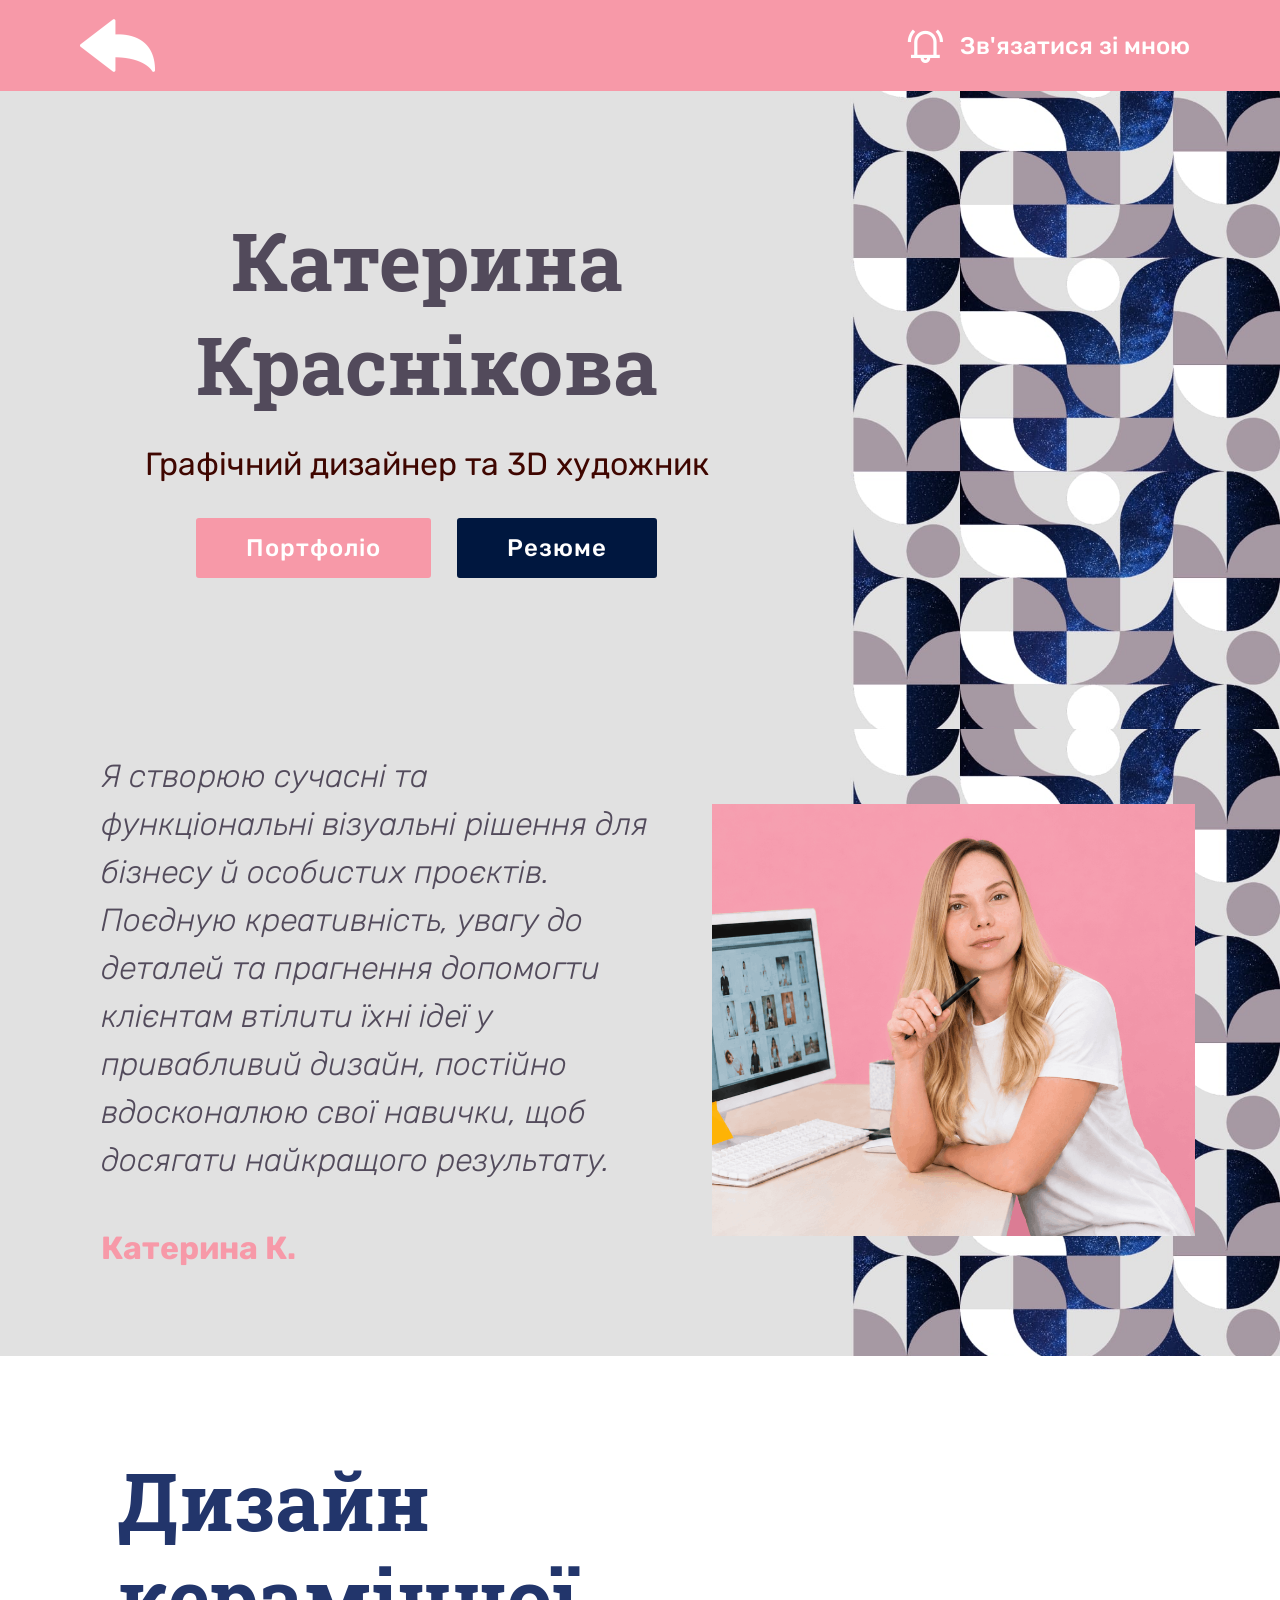
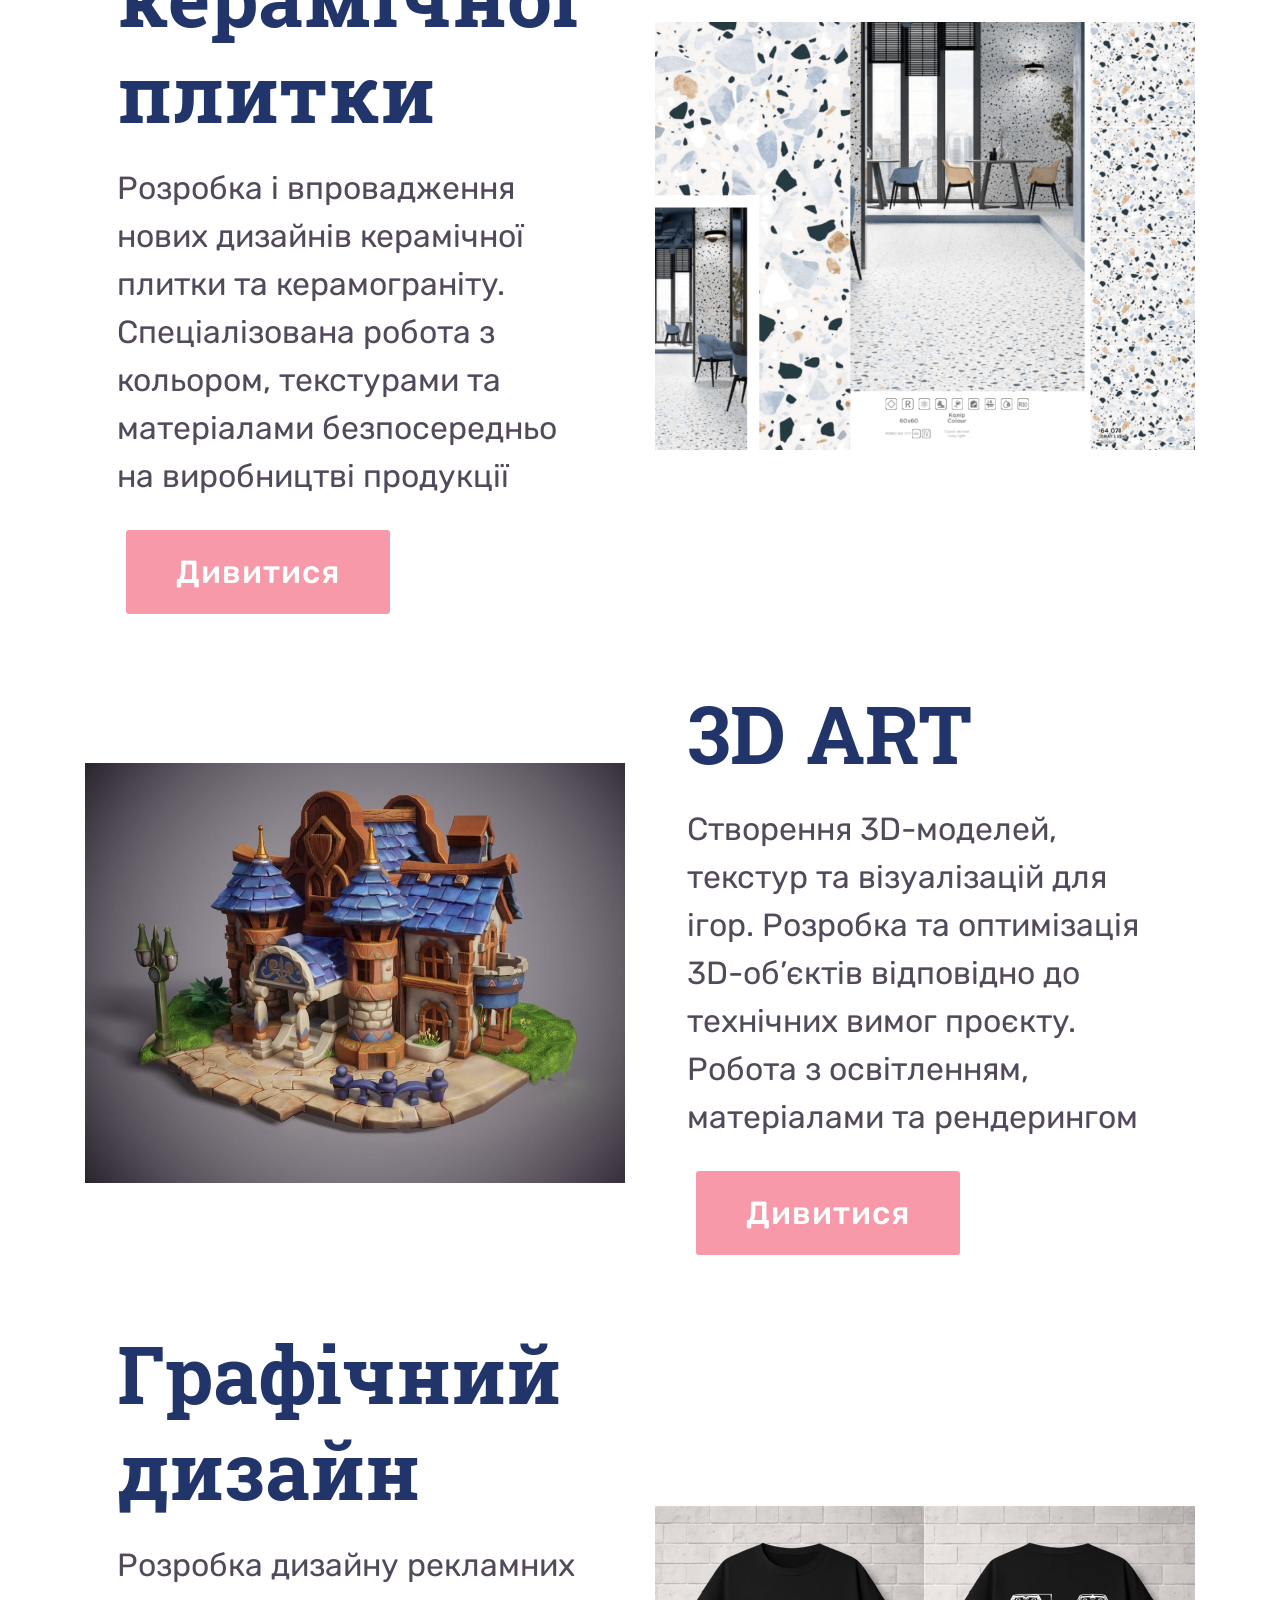
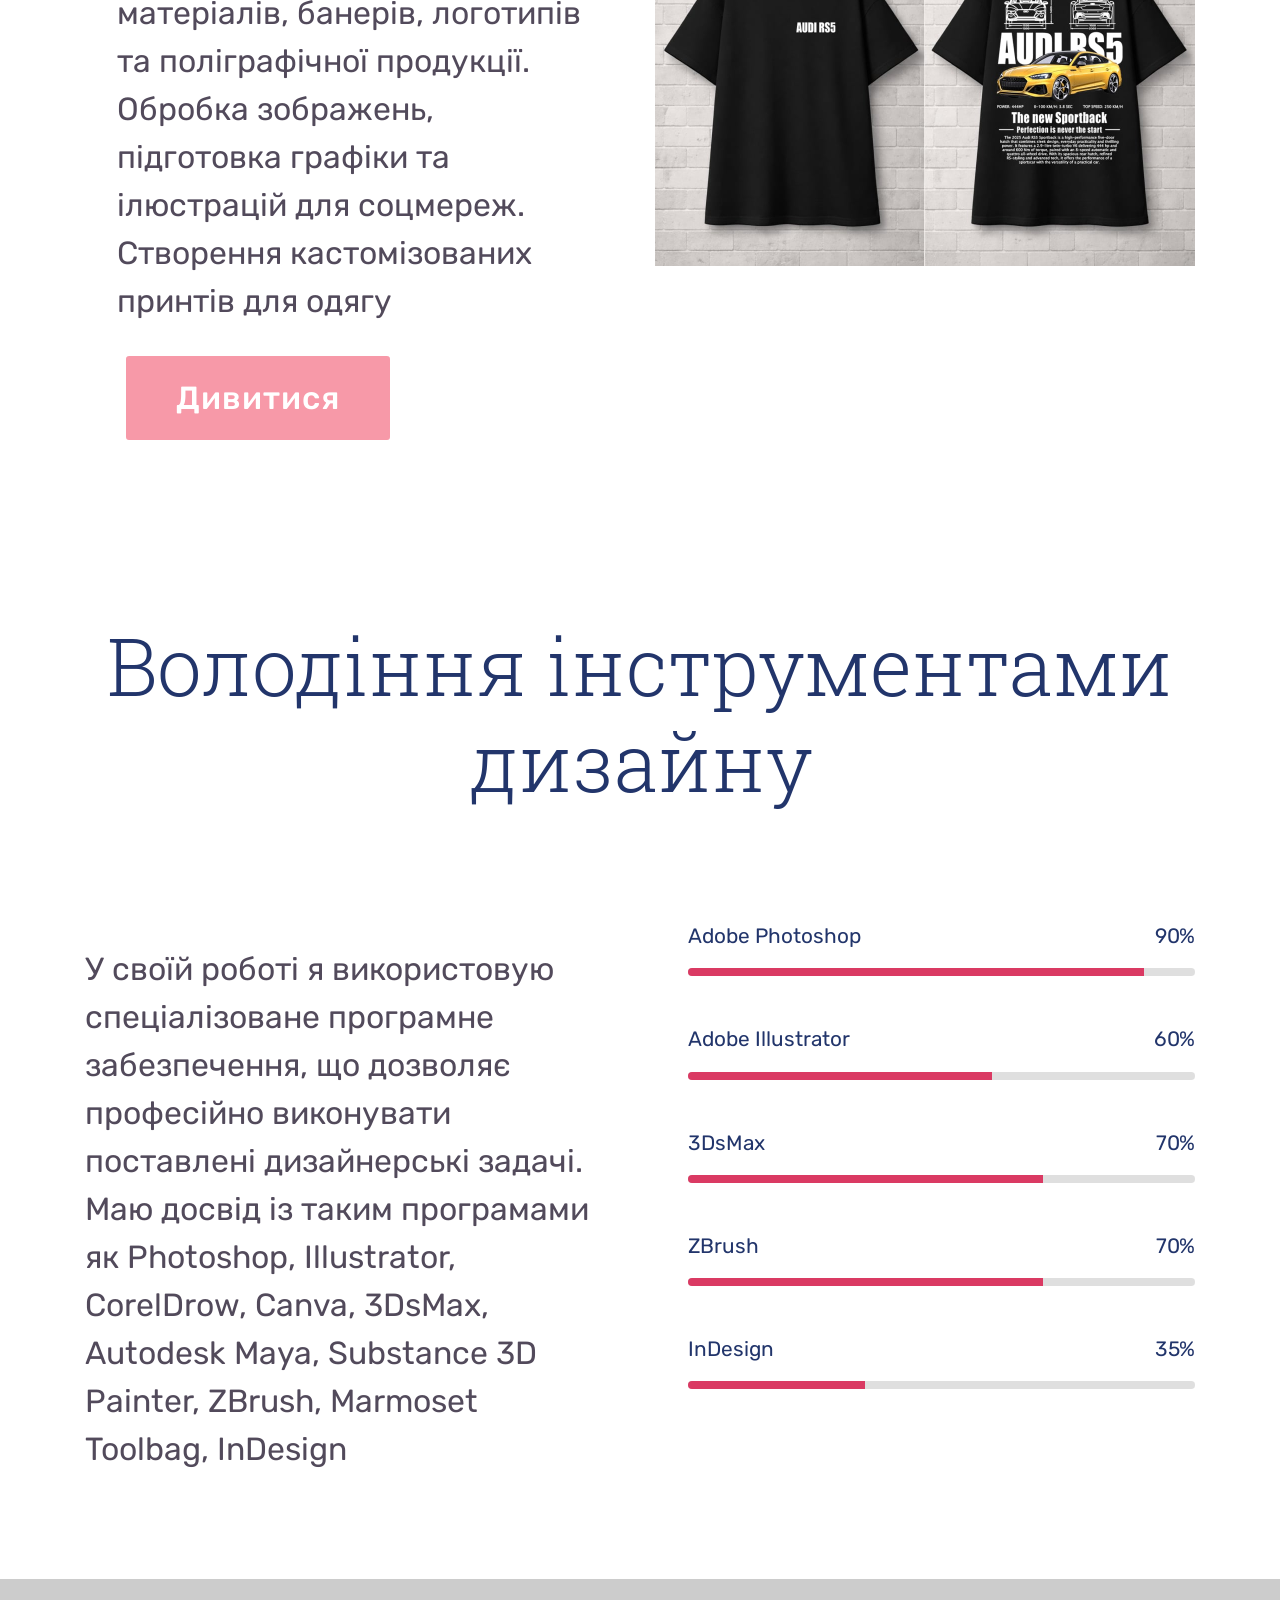
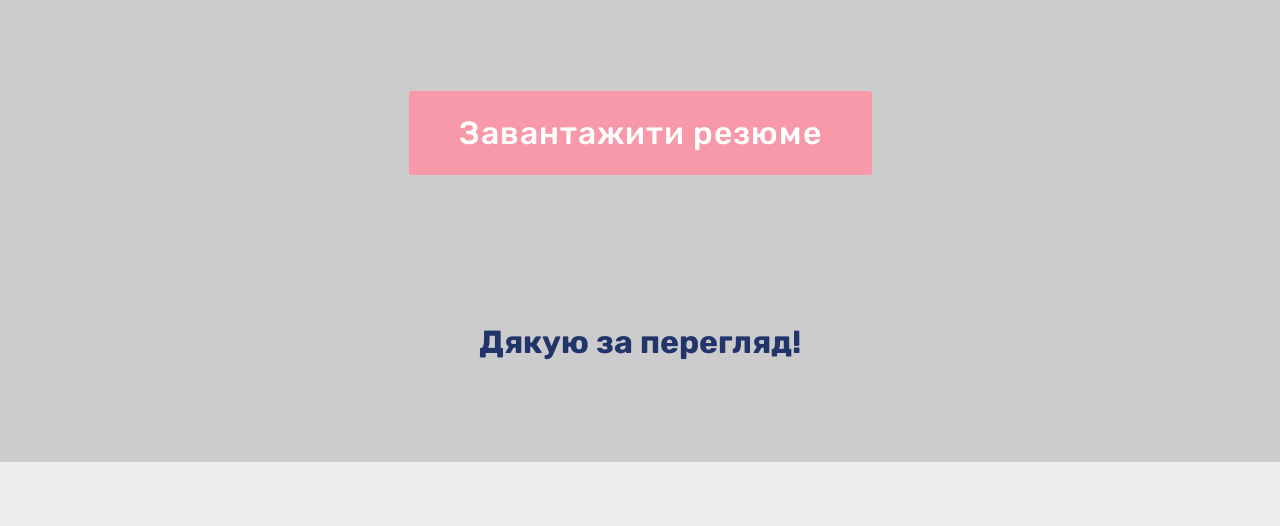
<file: index.html>
<!DOCTYPE html>
<html  >
<head>
  <!-- Site made with Mobirise Website Builder v6.1.12, https://mobirise.com -->
  <meta charset="UTF-8">
  <meta http-equiv="X-UA-Compatible" content="IE=edge">
  <meta name="generator" content="Mobirise v6.1.12, mobirise.com">
  <meta name="viewport" content="width=device-width, initial-scale=1, minimum-scale=1">
  <link rel="shortcut icon" href="assets/images/17699-150x150.png" type="image/x-icon">
  <meta name="description" content="">
  
  
  <title>Home</title>
  <link rel="stylesheet" href="assets/web/assets/mobirise-icons2/mobirise2.css">
  <link rel="stylesheet" href="assets/web/assets/mobirise-icons/mobirise-icons.css">
  <link rel="stylesheet" href="assets/bootstrap/css/bootstrap.min.css">
  <link rel="stylesheet" href="assets/bootstrap/css/bootstrap-grid.min.css">
  <link rel="stylesheet" href="assets/bootstrap/css/bootstrap-reboot.min.css">
  <link rel="stylesheet" href="assets/tether/tether.min.css">
  <link rel="stylesheet" href="assets/animatecss/animate.min.css">
  <link rel="stylesheet" href="assets/dropdown/css/style.css">
  <link rel="stylesheet" href="assets/theme/css/style.css">
  <link rel="preload" href="https://fonts.googleapis.com/css?family=Rubik:300,400,500,600,700,800,900,300i,400i,500i,600i,700i,800i,900i&display=swap" as="style" onload="this.onload=null;this.rel='stylesheet'">
  <noscript><link rel="stylesheet" href="https://fonts.googleapis.com/css?family=Rubik:300,400,500,600,700,800,900,300i,400i,500i,600i,700i,800i,900i&display=swap"></noscript>
  <link rel="preload" href="https://fonts.googleapis.com/css?family=Roboto+Slab:100,300,400,700&display=swap" as="style" onload="this.onload=null;this.rel='stylesheet'">
  <noscript><link rel="stylesheet" href="https://fonts.googleapis.com/css?family=Roboto+Slab:100,300,400,700&display=swap"></noscript>
  <link rel="preload" href="https://fonts.googleapis.com/css?family=Playfair+Display+SC:400,400i,700,700i,900,900i&display=swap" as="style" onload="this.onload=null;this.rel='stylesheet'">
  <noscript><link rel="stylesheet" href="https://fonts.googleapis.com/css?family=Playfair+Display+SC:400,400i,700,700i,900,900i&display=swap"></noscript>
  <link rel="preload" as="style" href="assets/mobirise/css/mbr-additional.css?v=mEe3l2"><link rel="stylesheet" href="assets/mobirise/css/mbr-additional.css?v=mEe3l2" type="text/css">

  
  
  
</head>
<body>
  
  <section class="menu cid-qWgMh3z2HC" once="menu" id="menu2-15">

    

    <nav class="navbar navbar-expand beta-menu navbar-dropdown align-items-center navbar-fixed-top navbar-toggleable-sm">
        <button class="navbar-toggler navbar-toggler-right" type="button" data-toggle="collapse" data-target="#navbarSupportedContent" aria-controls="navbarSupportedContent" aria-expanded="false" aria-label="Toggle navigation">
            <div class="hamburger">
                <span></span>
                <span></span>
                <span></span>
                <span></span>
            </div>
        </button>
        <div class="menu-logo">
            <div class="navbar-brand">
                <span class="navbar-logo">
                    <a href="index.html">
                        <img src="assets/images/17699-150x150.png" alt="Mobirise" title="" style="height: 4.7rem;">
                    </a>
                </span>
                <span class="navbar-caption-wrap"><a class="navbar-caption text-white text-primary display-4" href="index.html"></a></span>
            </div>
        </div>
        <div class="collapse navbar-collapse" id="navbarSupportedContent">
            <ul class="navbar-nav nav-dropdown nav-right" data-app-modern-menu="true"><li class="nav-item">
                    <a class="nav-link link text-danger text-primary display-4" href="page5.html"><span class="mobi-mbri mobi-mbri-alert mbr-iconfont mbr-iconfont-btn"></span>Зв'язатися зі мною</a>
                </li></ul>
            
        </div>
    </nav>
</section>

<section class="header18 cid-vngiU1nJ8t" id="header18-1c">
  

  
  <div class="container-fluid">
    <div class="row">
      <div class="content-wrap col-12 col-md-8">
        
        <h1 class="mbr-section-subtitle mbr-fonts-style mbr-white mb-4 display-2"><strong>
          Катерина Краснікова</strong></h1>
        <p class="mbr-fonts-style mbr-text mbr-white mb-4 new-font">Графічний дизайнер та 3D художник<br></p>
        <div class="mbr-section-btn"><a class="btn btn-warning display-4" href="index.html#features038-1d">Портфоліо</a> <a class="btn btn-secondary display-4" href="index.html#content8-16">Резюме</a></div>
      </div>
    </div>
  </div>
</section>

<section class="testimonials3 cid-qW7CinJky9" id="testimonials3-7">

    

    

    <div class="container">
        <div class="media-container-row">
            <div class="media-content px-3 align-self-center mbr-white py-2">
                <p class="mbr-text testimonial-text mbr-fonts-style new-font">
                   Я створюю сучасні та функціональні візуальні рішення для бізнесу й особистих проєктів. Поєдную креативність, увагу до деталей та прагнення допомогти клієнтам втілити їхні ідеї у привабливий дизайн, постійно вдосконалюю свої навички, щоб досягати найкращого результату.</p>
                <p class="mbr-author-name pt-4 mb-2 mbr-fonts-style new-font">Катерина К.</p>
                <p class="mbr-author-desc mbr-fonts-style new-font"></p>
            </div>

            <div class="mbr-figure pl-lg-5" style="width: 90%;">
              <img src="assets/images/4eea1586-31f6-47ce-9c7f-71c5ce2f5522-10-965x802.png" alt="" title="">
            </div>
        </div>
    </div>
</section>

<section class="features38 cid-vngpA3VnCS" id="features038-1d">
    

    
    

    <div class="container">
        <div class="row justify-content-center">
            <div class="col-12 col-md-12 col-lg">
                <div class="text-wrapper align-left">
                    <h1 class="mbr-section-title mbr-fonts-style mb-4 display-2"><strong>Дизайн&nbsp;<br>керамічної<br>плитки</strong></h1>
                    <p class="mbr-text align-left mbr-fonts-style mb-4 new-font">Розробка і впровадження нових дизайнів керамічної плитки та керамограніту. Спеціалізована робота з кольором, текстурами та матеріалами безпосередньо на виробництві продукції</p>
                    <div class="mbr-section-btn align-left mt-3"><a class="btn btn-warning new-font" href="page3.html">Дивитися</a></div>
                </div>
            </div>
            <div class="col-12 col-md-12 col-lg-6 image-wrapper">
                <img class="w-100" src="assets/images/d097d0bdd196d0bcd0bed0ba20d0b5d0bad180d0b0d0bdd0b0202026-06-2520104615-1080x668.png" alt="Mobirise Website Builder">
            </div>
        </div>
        <div class="row row-reverse justify-content-center">

            <div class="col-12 col-md-12 col-lg">
                <div class="text-wrapper align-left">
                    <h1 class="mbr-section-title mbr-fonts-style mb-4 display-2"><strong>3D ART</strong></h1>
                    <p class="mbr-text align-left mbr-fonts-style mb-4 new-font">Створення 3D-моделей, текстур та візуалізацій для ігор. Розробка та оптимізація 3D-об’єктів відповідно до технічних вимог проєкту. Робота з освітленням, матеріалами та рендерингом</p>
                    <div class="mbr-section-btn align-left mt-3"><a class="btn btn-warning new-font" href="page4.html">Дивитися</a></div>
                </div>
            </div>
            <div class="col-12 col-md-12 col-lg-6 image-wrapper">
                <img class="w-100" src="assets/images/kateryna-krasnikova-select-a-file-name-for-output-files-viewport-4-1080x810.jpeg" alt="Mobirise Website Builder">
            </div>
        </div>
        <div class="row justify-content-center">
            <div class="col-12 col-md-12 col-lg">
                <div class="text-wrapper align-left">
                    <h1 class="mbr-section-title mbr-fonts-style mb-4 display-2"><strong>Графічний</strong><br><strong>дизайн</strong></h1>
                    <p class="mbr-text align-left mbr-fonts-style mb-4 new-font">
                        Розробка дизайну рекламних матеріалів, банерів, логотипів та поліграфічної продукції. Обробка зображень, підготовка графіки та ілюстрацій для соцмереж. Створення кастомізованих принтів для одягу
                    </p>
                    <div class="mbr-section-btn align-left mt-3"><a class="btn btn-warning new-font" href="page6.html">Дивитися</a></div>
                </div>
            </div>
            <div class="col-12 col-md-12 col-lg-6 image-wrapper">
                <img class="w-100" src="assets/images/audi20rs5-black-1-1080x720.jpg" alt="Mobirise Website Builder">
            </div>
        </div>
    </div>
</section>

<section class="progress-bars2 cid-qWgt0yiBnF" id="progress-bars2-14">
    
     

    

    <div class="container">
        <h2 class="mbr-section-title pb-3 align-center mbr-fonts-style display-2">
            Володіння інструментами дизайну<br></h2>

        

        <div class="row pt-5 mt-5">
            <div class="col-md-6 text-elements">
                <h4 class="section-content-title pb-3 align-left mbr-fonts-style display-5"></h4>
                <p class="section-content-text align-left mbr-fonts-style new-font">
                    У своїй роботі я використовую спеціалізоване програмне забезпечення, що дозволяє професійно виконувати поставлені дизайнерські задачі. Маю досвід із таким програмами як&nbsp;Photoshop,&nbsp;Illustrator, CorelDrow, Canva, 3DsMax, Autodesk Maya, Substance 3D Painter,&nbsp;ZBrush, Marmoset Toolbag, InDesign</p>
            </div>
            <div class="progress_elements col-md-6">
                <div class="progress1 pb-5">
                    <div class="title-wrap">
                        <div class="progressbar-title mbr-fonts-style display-7">
                            <p>
                                Adobe Photoshop&nbsp; &nbsp; &nbsp; &nbsp; &nbsp; &nbsp; &nbsp; &nbsp; &nbsp; &nbsp; &nbsp; &nbsp; &nbsp;&nbsp;</p>
                        </div>
                        <div class="progress_value mbr-fonts-style display-7">
                            <div class="progressbar-number">
                            </div>
                            <span>%</span>
                        </div>
                    </div>
                    <progress class="progress progress-primary " max="100" value="90">
                    </progress>
                </div>
                 
                <div class="progress2 pb-5">
                    <div class="title-wrap">
                        <div class="progressbar-title mbr-fonts-style display-7">
                            <p>
                                Adobe Illustrator</p>
                        </div>
                    <div class="progress_value mbr-fonts-style display-7">
                        <div class="progressbar-number">
                        </div>
                        <span>%</span>
                    </div>
                    </div>
                    <progress class="progress progress-primary" max="100" value="60">
                    </progress>
                </div>
                
                <div class="progress3 pb-5">
                    <div class="title-wrap">
                        <div class="progressbar-title mbr-fonts-style display-7">
                            <p>3DsMax</p>
                        </div>
                    <div class="progress_value mbr-fonts-style display-7">
                        <div class="progressbar-number">
                        </div>
                        <span>%</span>
                    </div>
                    </div>
                    <progress class="progress progress-primary" max="100" value="70">
                    </progress>
                </div>
                
                <div class="progress4 pb-5">
                    <div class="title-wrap">
                        <div class="progressbar-title mbr-fonts-style display-7">
                            <p>
                                ZBrush</p>
                        </div>
                    <div class="progress_value mbr-fonts-style display-7">
                        <div class="progressbar-number">
                        </div>
                        <span>%</span>
                    </div>
                    </div>
                    <progress class="progress progress-primary" max="100" value="70">
                    </progress>
                </div>
            
                <div class="progress5 pb-5">
                    <div class="title-wrap">
                        <div class="progressbar-title mbr-fonts-style display-7">
                            <p>
                                InDesign</p>
                        </div>
                    <div class="progress_value mbr-fonts-style display-7">
                        <div class="progressbar-number">
                        </div>
                        <span>%</span>
                    </div>
                    </div>
                    <progress class="progress progress-primary" max="100" value="35">
                    </progress>
                </div>
            </div>
        </div>
    </div>
</section>

<section class="mbr-section content8 cid-qWgRQRd4Oy" id="content8-16">

    

    <div class="container">
        <div class="media-container-row title">
            <div class="col-12 col-md-8">
                <div class="mbr-section-btn align-center"><a class="btn btn-warning new-font" href="assets/files/Resume_Krasnikova_new.pdf">Завантажити резюме</a></div>
            </div>
        </div>
    </div>
</section>

<section class="article11 cid-vngUVUlMNm" id="article11-1g">
    

    
    
    <div class="container">
        <div class="row justify-content-center">
            <div class="title col-md-12 col-lg-10">
                <h3 class="mbr-section-title mbr-fonts-style align-center mt-0 mb-0 new-font"><strong>Дякую за перегляд!</strong></h3>
                
                
            </div>
        </div>
    </div>
</section><section class="display-7" style="padding: 0;align-items: center;justify-content: center;flex-wrap: wrap;    align-content: center;display: flex;position: relative;height: 4rem;"><a href="https://mobiri.se/" style="flex: 1 1;height: 4rem;position: absolute;width: 100%;z-index: 1;"><img alt="" style="height: 4rem;" src="[data-uri]"></a><p style="margin: 0;text-align: center;" class="display-7">&#8204;</p><a style="z-index:1" href="https://mobirise.com"> Website Software</a></section><script src="assets/popper/popper.min.js"></script>  <script src="assets/web/assets/jquery/jquery.min.js"></script>  <script src="assets/bootstrap/js/bootstrap.min.js"></script>  <script src="assets/tether/tether.min.js"></script>  <script src="assets/smoothscroll/smooth-scroll.js"></script>  <script src="assets/viewportchecker/jquery.viewportchecker.js"></script>  <script src="assets/dropdown/js/nav-dropdown.js"></script>  <script src="assets/dropdown/js/navbar-dropdown.js"></script>  <script src="assets/touchswipe/jquery.touch-swipe.min.js"></script>  <script src="assets/theme/js/script.js"></script>  
  
  
  <input name="animation" type="hidden">
  </body>
</html>
</file>
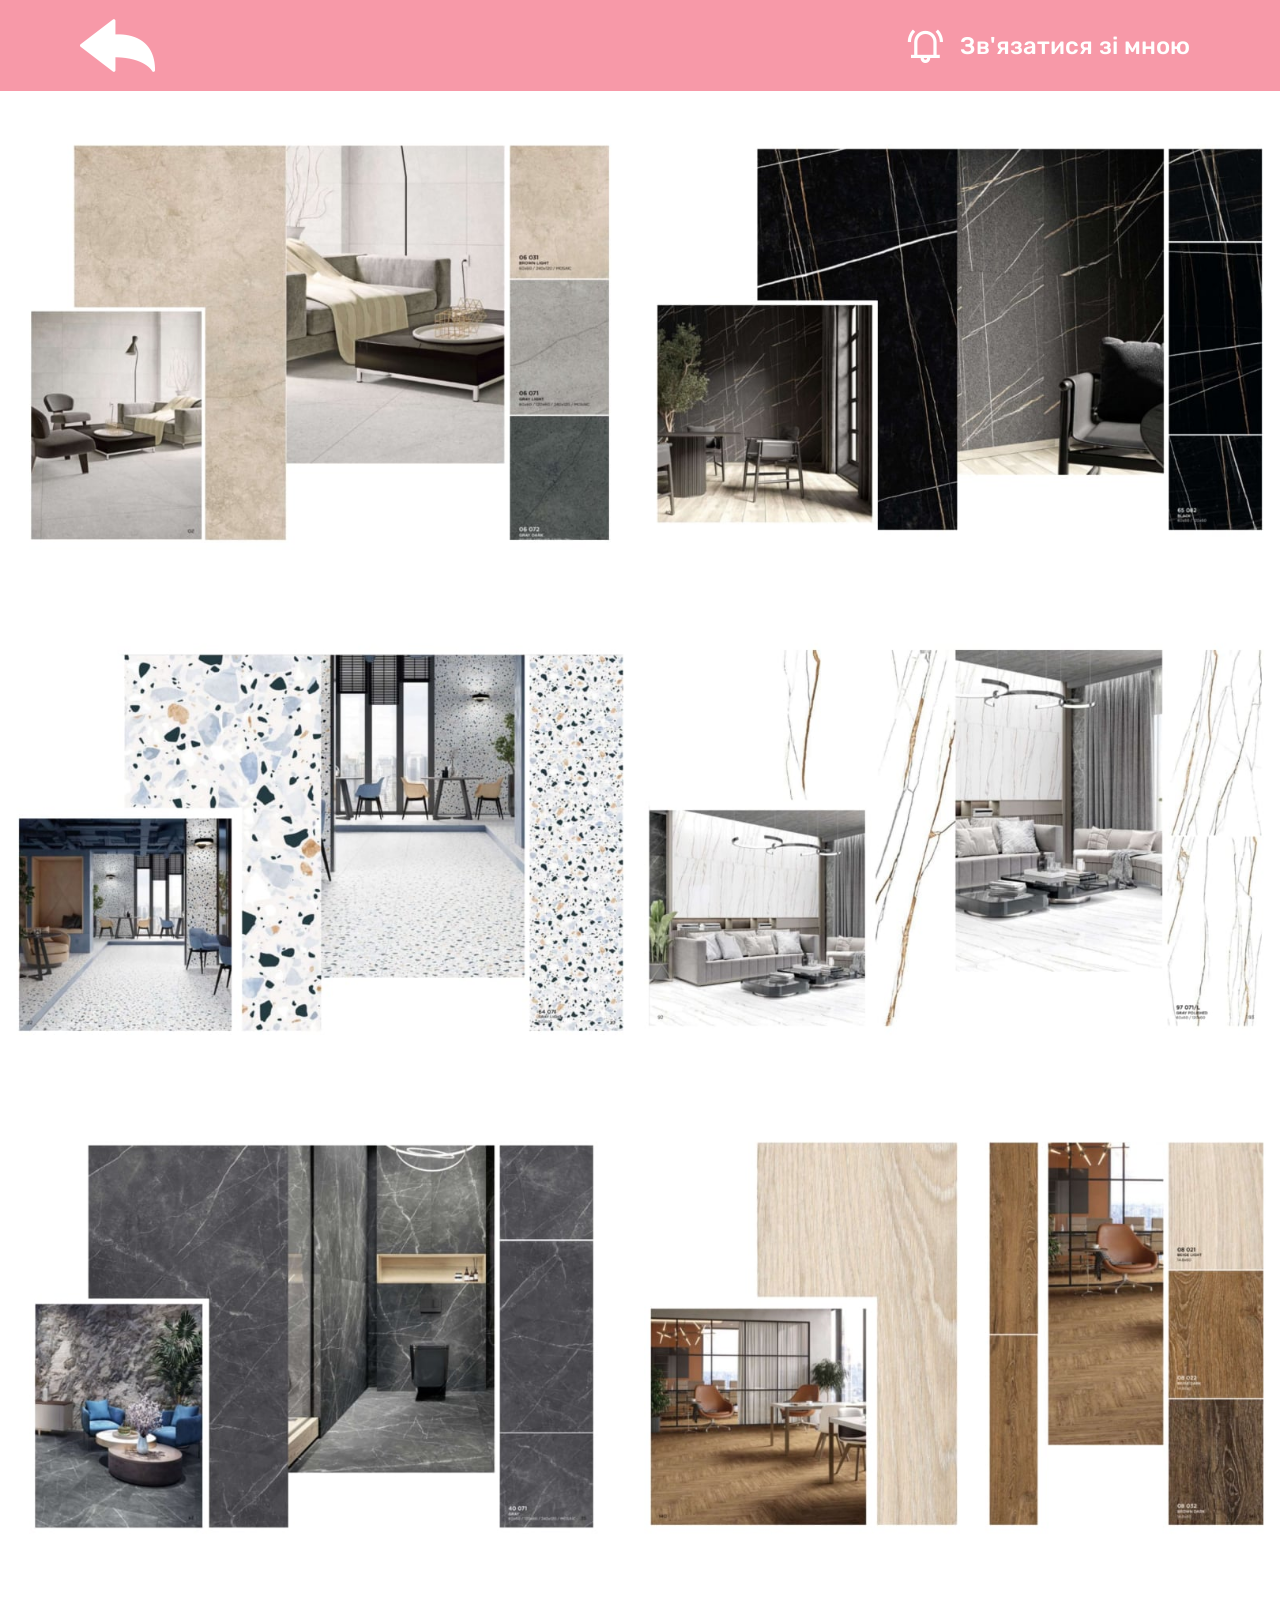
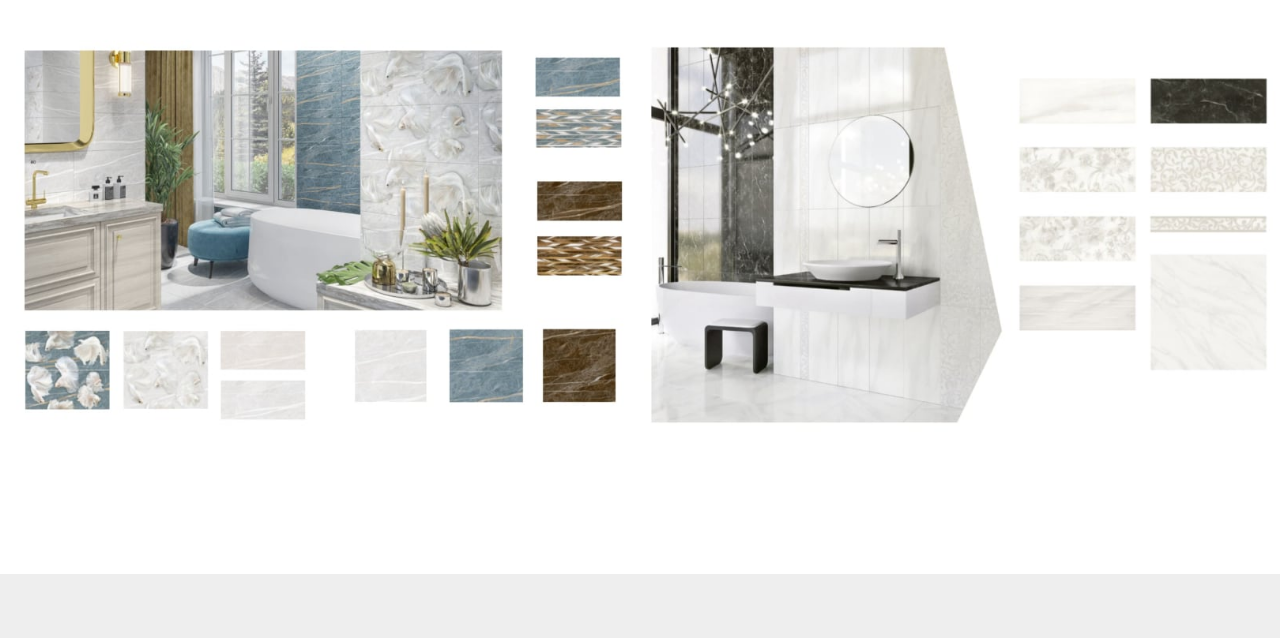
<file: page3.html>
<!DOCTYPE html>
<html  >
<head>
  <!-- Site made with Mobirise Website Builder v6.1.12, https://mobirise.com -->
  <meta charset="UTF-8">
  <meta http-equiv="X-UA-Compatible" content="IE=edge">
  <meta name="generator" content="Mobirise v6.1.12, mobirise.com">
  <meta name="viewport" content="width=device-width, initial-scale=1, minimum-scale=1">
  <link rel="shortcut icon" href="assets/images/17699-150x150.png" type="image/x-icon">
  <meta name="description" content="Site Builder Description">
  
  
  <title>Page 3</title>
  <link rel="stylesheet" href="assets/web/assets/mobirise-icons2/mobirise2.css">
  <link rel="stylesheet" href="assets/web/assets/mobirise-icons/mobirise-icons.css">
  <link rel="stylesheet" href="assets/bootstrap/css/bootstrap.min.css">
  <link rel="stylesheet" href="assets/bootstrap/css/bootstrap-grid.min.css">
  <link rel="stylesheet" href="assets/bootstrap/css/bootstrap-reboot.min.css">
  <link rel="stylesheet" href="assets/tether/tether.min.css">
  <link rel="stylesheet" href="assets/animatecss/animate.min.css">
  <link rel="stylesheet" href="assets/dropdown/css/style.css">
  <link rel="stylesheet" href="assets/theme/css/style.css">
  <link rel="stylesheet" href="assets/gallery/style.css">
  <link rel="preload" href="https://fonts.googleapis.com/css?family=Rubik:300,400,500,600,700,800,900,300i,400i,500i,600i,700i,800i,900i&display=swap" as="style" onload="this.onload=null;this.rel='stylesheet'">
  <noscript><link rel="stylesheet" href="https://fonts.googleapis.com/css?family=Rubik:300,400,500,600,700,800,900,300i,400i,500i,600i,700i,800i,900i&display=swap"></noscript>
  <link rel="preload" href="https://fonts.googleapis.com/css?family=Roboto+Slab:100,300,400,700&display=swap" as="style" onload="this.onload=null;this.rel='stylesheet'">
  <noscript><link rel="stylesheet" href="https://fonts.googleapis.com/css?family=Roboto+Slab:100,300,400,700&display=swap"></noscript>
  <link rel="preload" href="https://fonts.googleapis.com/css?family=Playfair+Display+SC:400,400i,700,700i,900,900i&display=swap" as="style" onload="this.onload=null;this.rel='stylesheet'">
  <noscript><link rel="stylesheet" href="https://fonts.googleapis.com/css?family=Playfair+Display+SC:400,400i,700,700i,900,900i&display=swap"></noscript>
  <link rel="preload" as="style" href="assets/mobirise/css/mbr-additional.css?v=7yfKs8"><link rel="stylesheet" href="assets/mobirise/css/mbr-additional.css?v=7yfKs8" type="text/css">

  
  
  
</head>
<body>
  
  <section class="menu cid-qWgMh3z2HC" once="menu" id="menu2-1h">

    

    <nav class="navbar navbar-expand beta-menu navbar-dropdown align-items-center navbar-fixed-top navbar-toggleable-sm">
        <button class="navbar-toggler navbar-toggler-right" type="button" data-toggle="collapse" data-target="#navbarSupportedContent" aria-controls="navbarSupportedContent" aria-expanded="false" aria-label="Toggle navigation">
            <div class="hamburger">
                <span></span>
                <span></span>
                <span></span>
                <span></span>
            </div>
        </button>
        <div class="menu-logo">
            <div class="navbar-brand">
                <span class="navbar-logo">
                    <a href="index.html">
                        <img src="assets/images/17699-150x150.png" alt="Mobirise" title="" style="height: 4.7rem;">
                    </a>
                </span>
                <span class="navbar-caption-wrap"><a class="navbar-caption text-white text-primary display-4" href="index.html"></a></span>
            </div>
        </div>
        <div class="collapse navbar-collapse" id="navbarSupportedContent">
            <ul class="navbar-nav nav-dropdown nav-right" data-app-modern-menu="true"><li class="nav-item">
                    <a class="nav-link link text-danger text-primary display-4" href="page5.html"><span class="mobi-mbri mobi-mbri-alert mbr-iconfont mbr-iconfont-btn"></span>Зв'язатися зі мною</a>
                </li></ul>
            
        </div>
    </nav>
</section>

<section class="mbr-gallery mbr-slider-carousel cid-vnxN7bzPX7" id="gallery4-1i">

    

    <div>
        <div><!-- Gallery --><div class="gallery-row"><div class="mbr-gallery-layout-default"><div><div class="row-first row justify-content-center m-0"><div class="mbr-gallery-item col-lg-6 col-md-6 col-sm-12 p-1" data-video-url="false"><div href="#lb-gallery4-1i" data-slide-to="0" data-bs-slide-to="0" data-toggle="modal" data-bs-toggle="modal"><img src="assets/images/d09dd0bed0b2d0b8d0b920d0bfd180d0bed194d0bad1822010-2000x1553-800x621.jpg" alt="" title=""><span class="icon-focus"></span></div></div><div class="mbr-gallery-item col-lg-6 col-md-6 col-sm-12 p-1" data-video-url="false"><div href="#lb-gallery4-1i" data-slide-to="1" data-bs-slide-to="1" data-toggle="modal" data-bs-toggle="modal"><img src="assets/images/d09dd0bed0b2d0b8d0b920d0bfd180d0bed194d0bad1822011-2000x1553-800x621.jpg" alt="" title=""><span class="icon-focus"></span></div></div></div><div class="row-second row justify-content-center m-0"><div class="mbr-gallery-item col-lg-6 col-md-6 col-sm-12 p-1" data-video-url="false"><div href="#lb-gallery4-1i" data-slide-to="2" data-bs-slide-to="2" data-toggle="modal" data-bs-toggle="modal"><img src="assets/images/d09dd0bed0b2d0b8d0b920d0bfd180d0bed194d0bad1822013-2000x1553-800x621.jpg" alt="" title=""><span class="icon-focus"></span></div></div><div class="mbr-gallery-item col-lg-6 col-md-6 col-sm-12 p-1" data-video-url="false"><div href="#lb-gallery4-1i" data-slide-to="3" data-bs-slide-to="3" data-toggle="modal" data-bs-toggle="modal"><img src="assets/images/d09dd0bed0b2d0b8d0b920d0bfd180d0bed194d0bad182209-2000x1553-800x621.jpg" alt="" title=""><span class="icon-focus"></span></div></div></div><div class="row-third row justify-content-center m-0"><div class="mbr-gallery-item col-lg-6 col-md-6 col-sm-12 p-1" data-video-url="false"><div href="#lb-gallery4-1i" data-slide-to="4" data-bs-slide-to="4" data-toggle="modal" data-bs-toggle="modal"><img src="assets/images/d09dd0bed0b2d0b8d0b920d0bfd180d0bed194d0bad1822012-2000x1553-800x621.jpg" alt="" title=""><span class="icon-focus"></span></div></div><div class="mbr-gallery-item col-lg-6 col-md-6 col-sm-12 p-1" data-video-url="false"><div href="#lb-gallery4-1i" data-slide-to="5" data-bs-slide-to="5" data-toggle="modal" data-bs-toggle="modal"><img src="assets/images/d09dd0bed0b2d0b8d0b920d0bfd180d0bed194d0bad182208-2000x1553-800x621.jpg" alt="" title=""><span class="icon-focus"></span></div></div></div><div class="row-fourth row justify-content-center m-0"><div class="mbr-gallery-item col-lg-6 col-md-6 col-sm-12 p-1" data-video-url="false"><div href="#lb-gallery4-1i" data-slide-to="6" data-bs-slide-to="6" data-toggle="modal" data-bs-toggle="modal"><img src="assets/images/d09dd0bed0b2d0b8d0b920d0bfd180d0bed194d0bad182207-2000x1553-800x621.jpg" alt="" title=""><span class="icon-focus"></span></div></div><div class="mbr-gallery-item col-lg-6 col-md-6 col-sm-12 p-1" data-video-url="false"><div href="#lb-gallery4-1i" data-slide-to="7" data-bs-slide-to="7" data-toggle="modal" data-bs-toggle="modal"><img src="assets/images/d09dd0bed0b2d0b8d0b920d0bfd180d0bed194d0bad182206-2000x1553-800x621.jpg" alt="" title=""><span class="icon-focus"></span></div></div></div></div><div class="clearfix"></div></div></div><!-- Lightbox --><div data-app-prevent-settings="" class="mbr-slider modal fade carousel slide" tabindex="-1" data-keyboard="true" data-bs-keyboard="true" data-interval="false" data-bs-interval="false" id="lb-gallery4-1i"><div class="modal-dialog"><div class="modal-content"><div class="modal-body"><div class="carousel-inner"><div class="carousel-item"><img src="assets/images/d09dd0bed0b2d0b8d0b920d0bfd180d0bed194d0bad1822010-2000x1553.jpg" alt="" title=""></div><div class="carousel-item"><img src="assets/images/d09dd0bed0b2d0b8d0b920d0bfd180d0bed194d0bad1822011-2000x1553.jpg" alt="" title=""></div><div class="carousel-item"><img src="assets/images/d09dd0bed0b2d0b8d0b920d0bfd180d0bed194d0bad1822013-2000x1553.jpg" alt="" title=""></div><div class="carousel-item"><img src="assets/images/d09dd0bed0b2d0b8d0b920d0bfd180d0bed194d0bad182209-2000x1553.jpg" alt="" title=""></div><div class="carousel-item"><img src="assets/images/d09dd0bed0b2d0b8d0b920d0bfd180d0bed194d0bad1822012-2000x1553.jpg" alt="" title=""></div><div class="carousel-item"><img src="assets/images/d09dd0bed0b2d0b8d0b920d0bfd180d0bed194d0bad182208-2000x1553.jpg" alt="" title=""></div><div class="carousel-item"><img src="assets/images/d09dd0bed0b2d0b8d0b920d0bfd180d0bed194d0bad182207-2000x1553.jpg" alt="" title=""></div><div class="carousel-item active"><img src="assets/images/d09dd0bed0b2d0b8d0b920d0bfd180d0bed194d0bad182206-2000x1553.jpg" alt="" title=""></div><div class="carousel-item"><img src="assets/images/d09dd0bed0b2d0b8d0b920d0bfd180d0bed194d0bad182205-2000x1553.jpg" alt="" title=""></div><div class="carousel-item"><img src="assets/images/d09dd0bed0b2d0b8d0b920d0bfd180d0bed194d0bad182204-2000x1553.jpg" alt="" title=""></div></div><a class="carousel-control carousel-control-prev" role="button" data-slide="prev" data-bs-slide="prev" href="#lb-gallery4-1i"><span class="mbri-left mbr-iconfont" aria-hidden="true"></span><span class="sr-only visually-hidden">Previous</span></a><a class="carousel-control carousel-control-next" role="button" data-slide="next" data-bs-slide="next" href="#lb-gallery4-1i"><span class="mbri-right mbr-iconfont" aria-hidden="true"></span><span class="sr-only visually-hidden">Next</span></a><a class="close" href="#" role="button" data-dismiss="modal" data-bs-dismiss="modal"><span class="sr-only visually-hidden">Close</span></a></div></div></div></div></div>
    </div>

</section><section class="display-7" style="padding: 0;align-items: center;justify-content: center;flex-wrap: wrap;    align-content: center;display: flex;position: relative;height: 4rem;"><a href="https://mobiri.se/" style="flex: 1 1;height: 4rem;position: absolute;width: 100%;z-index: 1;"><img alt="" style="height: 4rem;" src="[data-uri]"></a><p style="margin: 0;text-align: center;" class="display-7">&#8204;</p><a style="z-index:1" href="https://mobirise.com/offline-website-builder.html">Offline Website Builder</a></section><script src="assets/popper/popper.min.js"></script>  <script src="assets/web/assets/jquery/jquery.min.js"></script>  <script src="assets/bootstrap/js/bootstrap.min.js"></script>  <script src="assets/tether/tether.min.js"></script>  <script src="assets/smoothscroll/smooth-scroll.js"></script>  <script src="assets/viewportchecker/jquery.viewportchecker.js"></script>  <script src="assets/dropdown/js/nav-dropdown.js"></script>  <script src="assets/dropdown/js/navbar-dropdown.js"></script>  <script src="assets/touchswipe/jquery.touch-swipe.min.js"></script>  <script src="assets/masonry/masonry.pkgd.min.js"></script>  <script src="assets/imagesloaded/imagesloaded.pkgd.min.js"></script>  <script src="assets/bootstrapcarouselswipe/bootstrap-carousel-swipe.js"></script>  <script src="assets/vimeoplayer/jquery.mb.vimeo_player.js"></script>  <script src="assets/theme/js/script.js"></script>  <script src="assets/gallery/player.min.js"></script>  <script src="assets/gallery/script.js"></script>  <script src="assets/slidervideo/script.js"></script>  
  
  
  <input name="animation" type="hidden">
  </body>
</html>
</file>
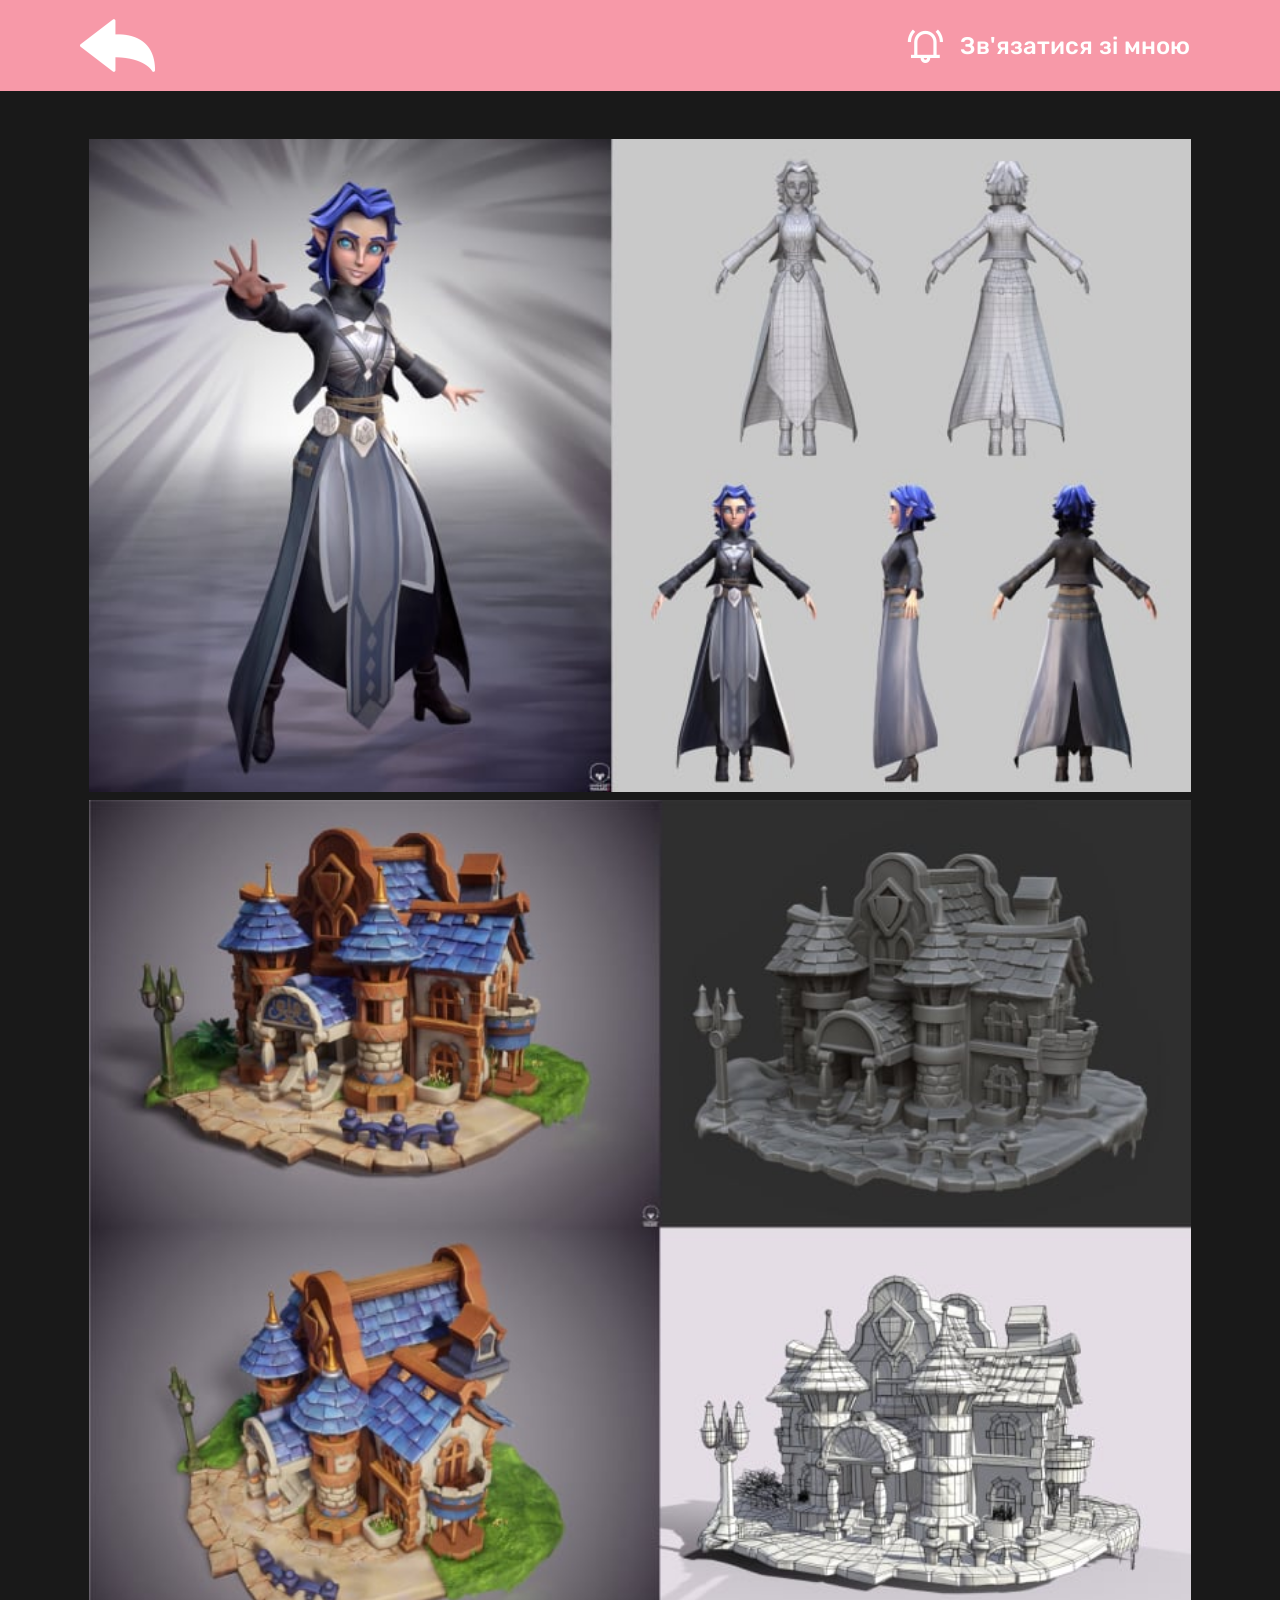
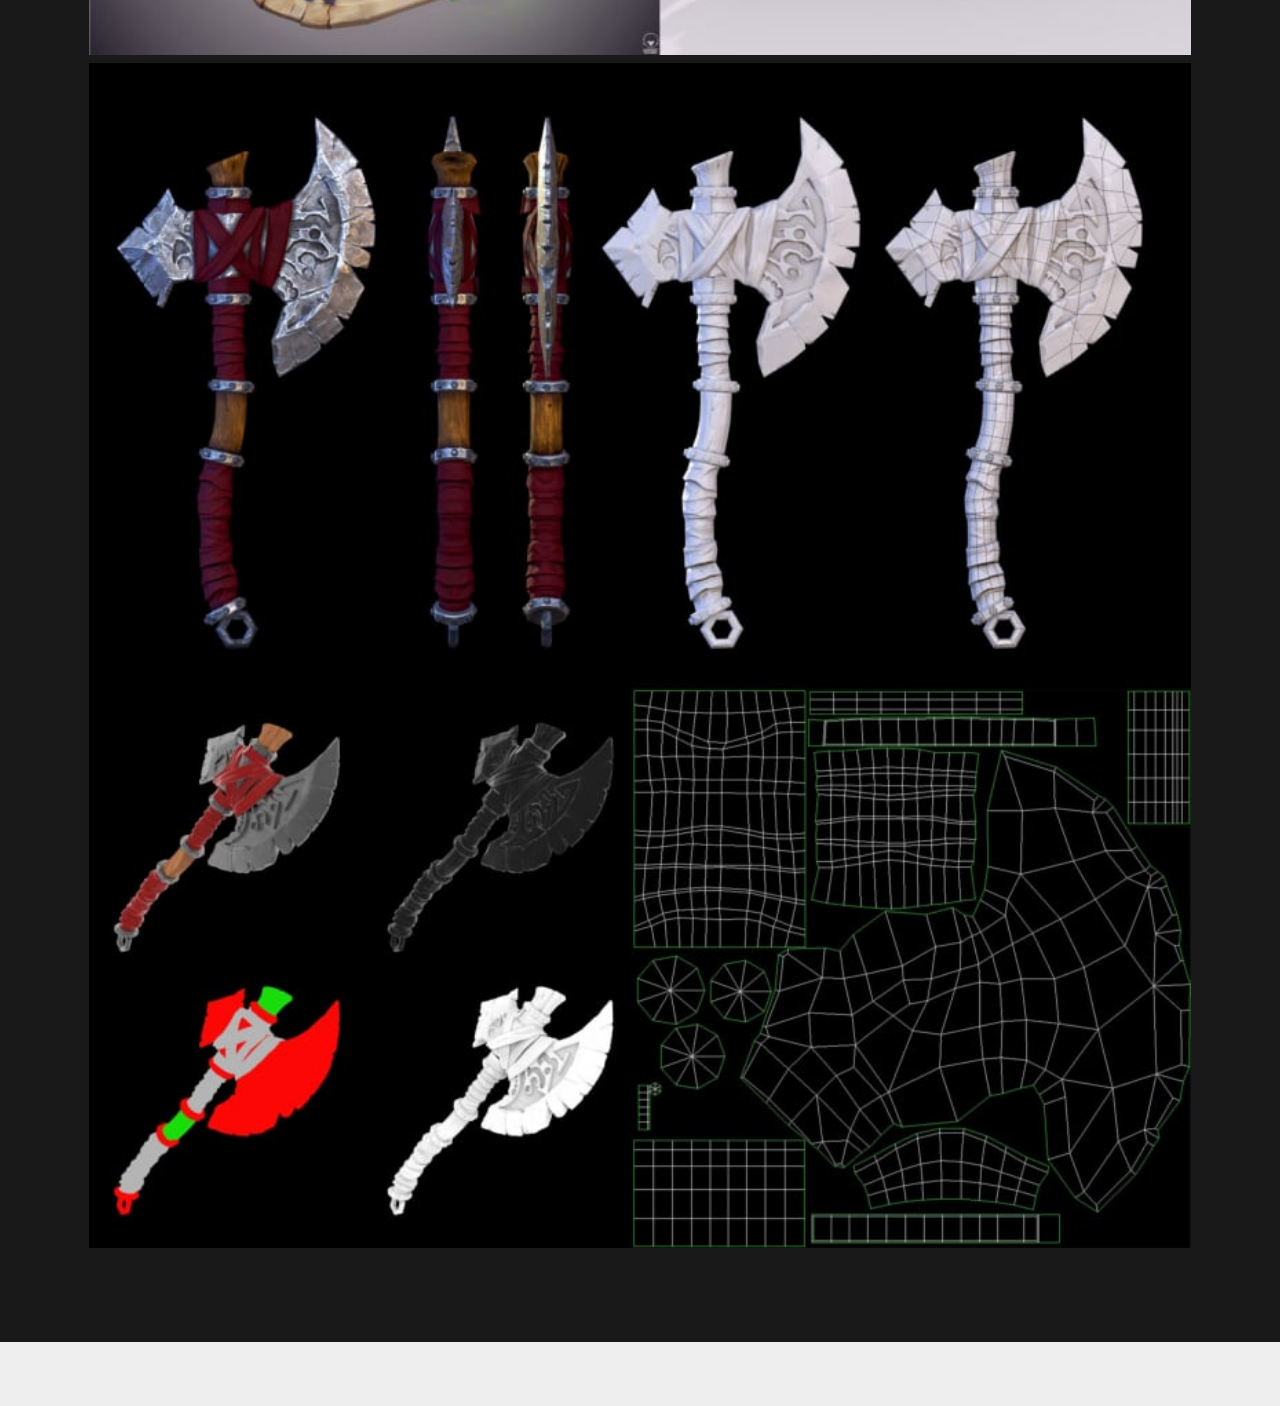
<file: page4.html>
<!DOCTYPE html>
<html  >
<head>
  <!-- Site made with Mobirise Website Builder v6.1.12, https://mobirise.com -->
  <meta charset="UTF-8">
  <meta http-equiv="X-UA-Compatible" content="IE=edge">
  <meta name="generator" content="Mobirise v6.1.12, mobirise.com">
  <meta name="viewport" content="width=device-width, initial-scale=1, minimum-scale=1">
  <link rel="shortcut icon" href="assets/images/17699-150x150.png" type="image/x-icon">
  <meta name="description" content="Web Page Builder Description">
  
  
  <title>Page 4</title>
  <link rel="stylesheet" href="assets/web/assets/mobirise-icons2/mobirise2.css">
  <link rel="stylesheet" href="assets/web/assets/mobirise-icons/mobirise-icons.css">
  <link rel="stylesheet" href="assets/bootstrap/css/bootstrap.min.css">
  <link rel="stylesheet" href="assets/bootstrap/css/bootstrap-grid.min.css">
  <link rel="stylesheet" href="assets/bootstrap/css/bootstrap-reboot.min.css">
  <link rel="stylesheet" href="assets/tether/tether.min.css">
  <link rel="stylesheet" href="assets/animatecss/animate.min.css">
  <link rel="stylesheet" href="assets/dropdown/css/style.css">
  <link rel="stylesheet" href="assets/theme/css/style.css">
  <link rel="stylesheet" href="assets/gallery/style.css">
  <link rel="preload" href="https://fonts.googleapis.com/css?family=Rubik:300,400,500,600,700,800,900,300i,400i,500i,600i,700i,800i,900i&display=swap" as="style" onload="this.onload=null;this.rel='stylesheet'">
  <noscript><link rel="stylesheet" href="https://fonts.googleapis.com/css?family=Rubik:300,400,500,600,700,800,900,300i,400i,500i,600i,700i,800i,900i&display=swap"></noscript>
  <link rel="preload" href="https://fonts.googleapis.com/css?family=Roboto+Slab:100,300,400,700&display=swap" as="style" onload="this.onload=null;this.rel='stylesheet'">
  <noscript><link rel="stylesheet" href="https://fonts.googleapis.com/css?family=Roboto+Slab:100,300,400,700&display=swap"></noscript>
  <link rel="preload" href="https://fonts.googleapis.com/css?family=Playfair+Display+SC:400,400i,700,700i,900,900i&display=swap" as="style" onload="this.onload=null;this.rel='stylesheet'">
  <noscript><link rel="stylesheet" href="https://fonts.googleapis.com/css?family=Playfair+Display+SC:400,400i,700,700i,900,900i&display=swap"></noscript>
  <link rel="preload" as="style" href="assets/mobirise/css/mbr-additional.css?v=48vHSb"><link rel="stylesheet" href="assets/mobirise/css/mbr-additional.css?v=48vHSb" type="text/css">

  
  
  
</head>
<body>
  
  <section class="menu cid-qWgMh3z2HC" once="menu" id="menu2-1j">

    

    <nav class="navbar navbar-expand beta-menu navbar-dropdown align-items-center navbar-fixed-top navbar-toggleable-sm">
        <button class="navbar-toggler navbar-toggler-right" type="button" data-toggle="collapse" data-target="#navbarSupportedContent" aria-controls="navbarSupportedContent" aria-expanded="false" aria-label="Toggle navigation">
            <div class="hamburger">
                <span></span>
                <span></span>
                <span></span>
                <span></span>
            </div>
        </button>
        <div class="menu-logo">
            <div class="navbar-brand">
                <span class="navbar-logo">
                    <a href="index.html">
                        <img src="assets/images/17699-150x150.png" alt="Mobirise" title="" style="height: 4.7rem;">
                    </a>
                </span>
                <span class="navbar-caption-wrap"><a class="navbar-caption text-white text-primary display-4" href="index.html"></a></span>
            </div>
        </div>
        <div class="collapse navbar-collapse" id="navbarSupportedContent">
            <ul class="navbar-nav nav-dropdown nav-right" data-app-modern-menu="true"><li class="nav-item">
                    <a class="nav-link link text-danger text-primary display-4" href="page5.html"><span class="mobi-mbri mobi-mbri-alert mbr-iconfont mbr-iconfont-btn"></span>Зв'язатися зі мною</a>
                </li></ul>
            
        </div>
    </nav>
</section>

<section class="mbr-gallery mbr-slider-carousel cid-vnxOUJVy2r" id="gallery4-1k">

    

    <div class="container">
        <div><!-- Gallery --><div class="gallery-row"><div class="mbr-gallery-layout-default"><div class="row justify-content-center m-0"><div class="row-first row justify-content-center m-0 col-md-10 p-0 col-lg-12"><div class="mbr-gallery-item false p-1" data-video-url="false"><div href="#lb-gallery4-1k" data-slide-to="0" data-bs-slide-to="0" data-toggle="modal" data-bs-toggle="modal"><img src="assets/images/d09dd0bed0b2d0b8d0b920d0bfd180d0bed194d0bad182202-2000x1186-800x474.jpg" alt="" title=""><span class="icon-focus"></span></div></div><div class="mbr-gallery-item false p-1" data-video-url="false"><div href="#lb-gallery4-1k" data-slide-to="1" data-bs-slide-to="1" data-toggle="modal" data-bs-toggle="modal"><img src="assets/images/d09dd0bed0b2d0b8d0b920d0bfd180d0bed194d0bad182203-2000x1553-800x621.jpg" alt="" title=""><span class="icon-focus"></span></div></div><div class="mbr-gallery-item false p-1" data-video-url="false"><div href="#lb-gallery4-1k" data-slide-to="2" data-bs-slide-to="2" data-toggle="modal" data-bs-toggle="modal"><img src="assets/images/d09dd0bed0b2d0b8d0b920d0bfd180d0bed194d0bad182201-2000x2149-800x860.jpg" alt="" title=""><span class="icon-focus"></span></div></div></div></div><div class="clearfix"></div></div></div><!-- Lightbox --><div data-app-prevent-settings="" class="mbr-slider modal fade carousel slide" tabindex="-1" data-keyboard="true" data-bs-keyboard="true" data-interval="false" data-bs-interval="false" id="lb-gallery4-1k"><div class="modal-dialog"><div class="modal-content"><div class="modal-body"><div class="carousel-inner"><div class="carousel-item"><img src="assets/images/d09dd0bed0b2d0b8d0b920d0bfd180d0bed194d0bad182202-2000x1186.jpg" alt="" title=""></div><div class="carousel-item"><img src="assets/images/d09dd0bed0b2d0b8d0b920d0bfd180d0bed194d0bad182203-2000x1553.jpg" alt="" title=""></div><div class="carousel-item active"><img src="assets/images/d09dd0bed0b2d0b8d0b920d0bfd180d0bed194d0bad182201-2000x2149.jpg" alt="" title=""></div></div><a class="carousel-control carousel-control-prev" role="button" data-slide="prev" data-bs-slide="prev" href="#lb-gallery4-1k"><span class="mbri-left mbr-iconfont" aria-hidden="true"></span><span class="sr-only visually-hidden">Previous</span></a><a class="carousel-control carousel-control-next" role="button" data-slide="next" data-bs-slide="next" href="#lb-gallery4-1k"><span class="mbri-right mbr-iconfont" aria-hidden="true"></span><span class="sr-only visually-hidden">Next</span></a><a class="close" href="#" role="button" data-dismiss="modal" data-bs-dismiss="modal"><span class="sr-only visually-hidden">Close</span></a></div></div></div></div></div>
    </div>

</section><section class="display-7" style="padding: 0;align-items: center;justify-content: center;flex-wrap: wrap;    align-content: center;display: flex;position: relative;height: 4rem;"><a href="https://mobiri.se/" style="flex: 1 1;height: 4rem;position: absolute;width: 100%;z-index: 1;"><img alt="" style="height: 4rem;" src="[data-uri]"></a><p style="margin: 0;text-align: center;" class="display-7">&#8204;</p><a style="z-index:1" href="https://mobirise.com/drag-drop-website-builder.html">Drag and Drop Website Builder</a></section><script src="assets/popper/popper.min.js"></script>  <script src="assets/web/assets/jquery/jquery.min.js"></script>  <script src="assets/bootstrap/js/bootstrap.min.js"></script>  <script src="assets/tether/tether.min.js"></script>  <script src="assets/smoothscroll/smooth-scroll.js"></script>  <script src="assets/viewportchecker/jquery.viewportchecker.js"></script>  <script src="assets/dropdown/js/nav-dropdown.js"></script>  <script src="assets/dropdown/js/navbar-dropdown.js"></script>  <script src="assets/touchswipe/jquery.touch-swipe.min.js"></script>  <script src="assets/masonry/masonry.pkgd.min.js"></script>  <script src="assets/imagesloaded/imagesloaded.pkgd.min.js"></script>  <script src="assets/bootstrapcarouselswipe/bootstrap-carousel-swipe.js"></script>  <script src="assets/vimeoplayer/jquery.mb.vimeo_player.js"></script>  <script src="assets/theme/js/script.js"></script>  <script src="assets/gallery/player.min.js"></script>  <script src="assets/gallery/script.js"></script>  <script src="assets/slidervideo/script.js"></script>  
  
  
  <input name="animation" type="hidden">
  </body>
</html>
</file>
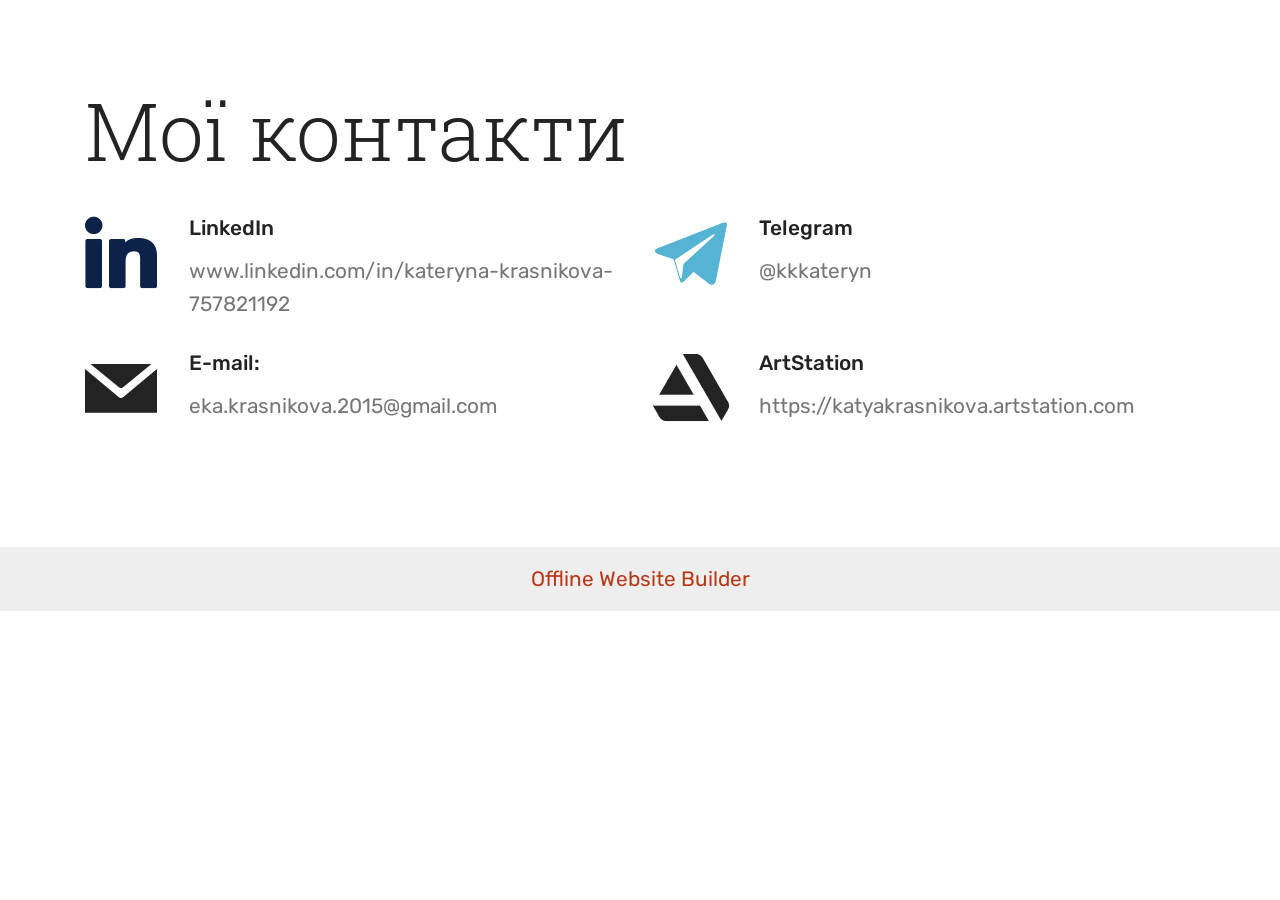
<file: page5.html>
<!DOCTYPE html>
<html  >
<head>
  <!-- Site made with Mobirise Website Builder v6.1.12, https://mobirise.com -->
  <meta charset="UTF-8">
  <meta http-equiv="X-UA-Compatible" content="IE=edge">
  <meta name="generator" content="Mobirise v6.1.12, mobirise.com">
  <meta name="viewport" content="width=device-width, initial-scale=1, minimum-scale=1">
  <link rel="shortcut icon" href="assets/images/17699-150x150.png" type="image/x-icon">
  <meta name="description" content="Web Builder Description">
  
  
  <title>Page 5</title>
  <link rel="stylesheet" href="assets/bootstrap/css/bootstrap.min.css">
  <link rel="stylesheet" href="assets/bootstrap/css/bootstrap-grid.min.css">
  <link rel="stylesheet" href="assets/bootstrap/css/bootstrap-reboot.min.css">
  <link rel="stylesheet" href="assets/tether/tether.min.css">
  <link rel="stylesheet" href="assets/animatecss/animate.min.css">
  <link rel="stylesheet" href="assets/socicon/css/styles.css">
  <link rel="stylesheet" href="assets/theme/css/style.css">
  <link rel="preload" href="https://fonts.googleapis.com/css?family=Rubik:300,400,500,600,700,800,900,300i,400i,500i,600i,700i,800i,900i&display=swap" as="style" onload="this.onload=null;this.rel='stylesheet'">
  <noscript><link rel="stylesheet" href="https://fonts.googleapis.com/css?family=Rubik:300,400,500,600,700,800,900,300i,400i,500i,600i,700i,800i,900i&display=swap"></noscript>
  <link rel="preload" href="https://fonts.googleapis.com/css?family=Roboto+Slab:100,300,400,700&display=swap" as="style" onload="this.onload=null;this.rel='stylesheet'">
  <noscript><link rel="stylesheet" href="https://fonts.googleapis.com/css?family=Roboto+Slab:100,300,400,700&display=swap"></noscript>
  <link rel="preload" href="https://fonts.googleapis.com/css?family=Playfair+Display+SC:400,400i,700,700i,900,900i&display=swap" as="style" onload="this.onload=null;this.rel='stylesheet'">
  <noscript><link rel="stylesheet" href="https://fonts.googleapis.com/css?family=Playfair+Display+SC:400,400i,700,700i,900,900i&display=swap"></noscript>
  <link rel="preload" as="style" href="assets/mobirise/css/mbr-additional.css?v=3h8gwi"><link rel="stylesheet" href="assets/mobirise/css/mbr-additional.css?v=3h8gwi" type="text/css">

  
  
  
</head>
<body>
  
  <section class="mbr-section contacts3 cid-vnV4FRv2xE" id="contacts3-1m">
    <!---->
    
    <!---->
    <!--Overlay-->
    
    <!--Container-->
    <div class="container">
        <div class="row">
            <!--Titles-->
            <div class="title col-12">
                <h4 class="align-left mbr-fonts-style display-2">Мої контакти</h4>
                
            </div>
            <div class="col-12">
                <div class="row">
                    <div class="col-12 col-md-6">
                        <div class="wrapper">
                            <span class="iconfont-wrapper">
                                <a href="http://www.linkedin.com/in/kateryna-krasnikova-757821192"><span class="mbr-iconfont socicon-linkedin socicon" style="color: rgb(12, 34, 72); fill: rgb(12, 34, 72);"></span></a>
                            </span>
                            <div class="b-info b-adress">
                                <h6 class="align-left mbr-fonts-style display-7">
                                    LinkedIn
                                </h6>
                                <p class="mbr-text align-left mbr-fonts-style display-7">
                                    www.linkedin.com/in/kateryna-krasnikova-757821192
                                </p>
                            </div>
                        </div>
                    </div>
                    <div class="col-12 col-md-6">
                        <div class="wrapper">
                            <span class="iconfont-wrapper">
                                <span class="mbr-iconfont socicon-telegram socicon" style="color: rgb(85, 180, 212); fill: rgb(85, 180, 212);"></span>
                            </span>
                            <div class="b-info b-phone">
                                <h6 class="align-left mbr-fonts-style display-7">
                                    Telegram</h6>
                                <p class="mbr-text align-left mbr-fonts-style display-7">
                                    @kkkateryn</p>
                            </div>
                        </div>
                    </div>
                    <div class="col-12 col-md-6">
                        <div class="wrapper">
                            <span class="iconfont-wrapper">
                                <span class="mbr-iconfont socicon-mail socicon" style="color: rgb(35, 35, 35); fill: rgb(35, 35, 35);"></span>
                            </span>
                            <div class="b-info b-mail">
                                <h6 class="align-left mbr-fonts-style display-7">
                                    E-mail:
                                </h6>
                                <p class="mbr-text align-left mbr-fonts-style display-7">
                                    eka.krasnikova.2015@gmail.com
                                </p>
                            </div>
                        </div>
                    </div>
                    <div class="col-12 col-md-6">
                        <div class="wrapper">
                            <span class="iconfont-wrapper">
                                <a href="https://katyakrasnikova.artstation.com/"><span class="mbr-iconfont socicon-artstation socicon" style="color: rgb(35, 35, 35); fill: rgb(35, 35, 35);"></span></a>
                            </span>
                            <div class="b-info b-mail">
                                <h6 class="align-left mbr-fonts-style display-7">
                                    ArtStation</h6>
                                <p class="mbr-text align-left mbr-fonts-style display-7">
                                    https://katyakrasnikova.artstation.com</p>
                            </div>
                        </div>
                    </div>
                </div>
            </div>
        </div>
    </div>
</section><section class="display-7" style="padding: 0;align-items: center;justify-content: center;flex-wrap: wrap;    align-content: center;display: flex;position: relative;height: 4rem;"><a href="https://mobiri.se/" style="flex: 1 1;height: 4rem;position: absolute;width: 100%;z-index: 1;"><img alt="" style="height: 4rem;" src="[data-uri]"></a><p style="margin: 0;text-align: center;" class="display-7">&#8204;</p><a style="z-index:1" href="https://mobirise.com/offline-website-builder.html">Offline Website Builder</a></section><script src="assets/popper/popper.min.js"></script>  <script src="assets/web/assets/jquery/jquery.min.js"></script>  <script src="assets/bootstrap/js/bootstrap.min.js"></script>  <script src="assets/tether/tether.min.js"></script>  <script src="assets/smoothscroll/smooth-scroll.js"></script>  <script src="assets/viewportchecker/jquery.viewportchecker.js"></script>  <script src="assets/theme/js/script.js"></script>  
  
  
  <input name="animation" type="hidden">
  </body>
</html>
</file>
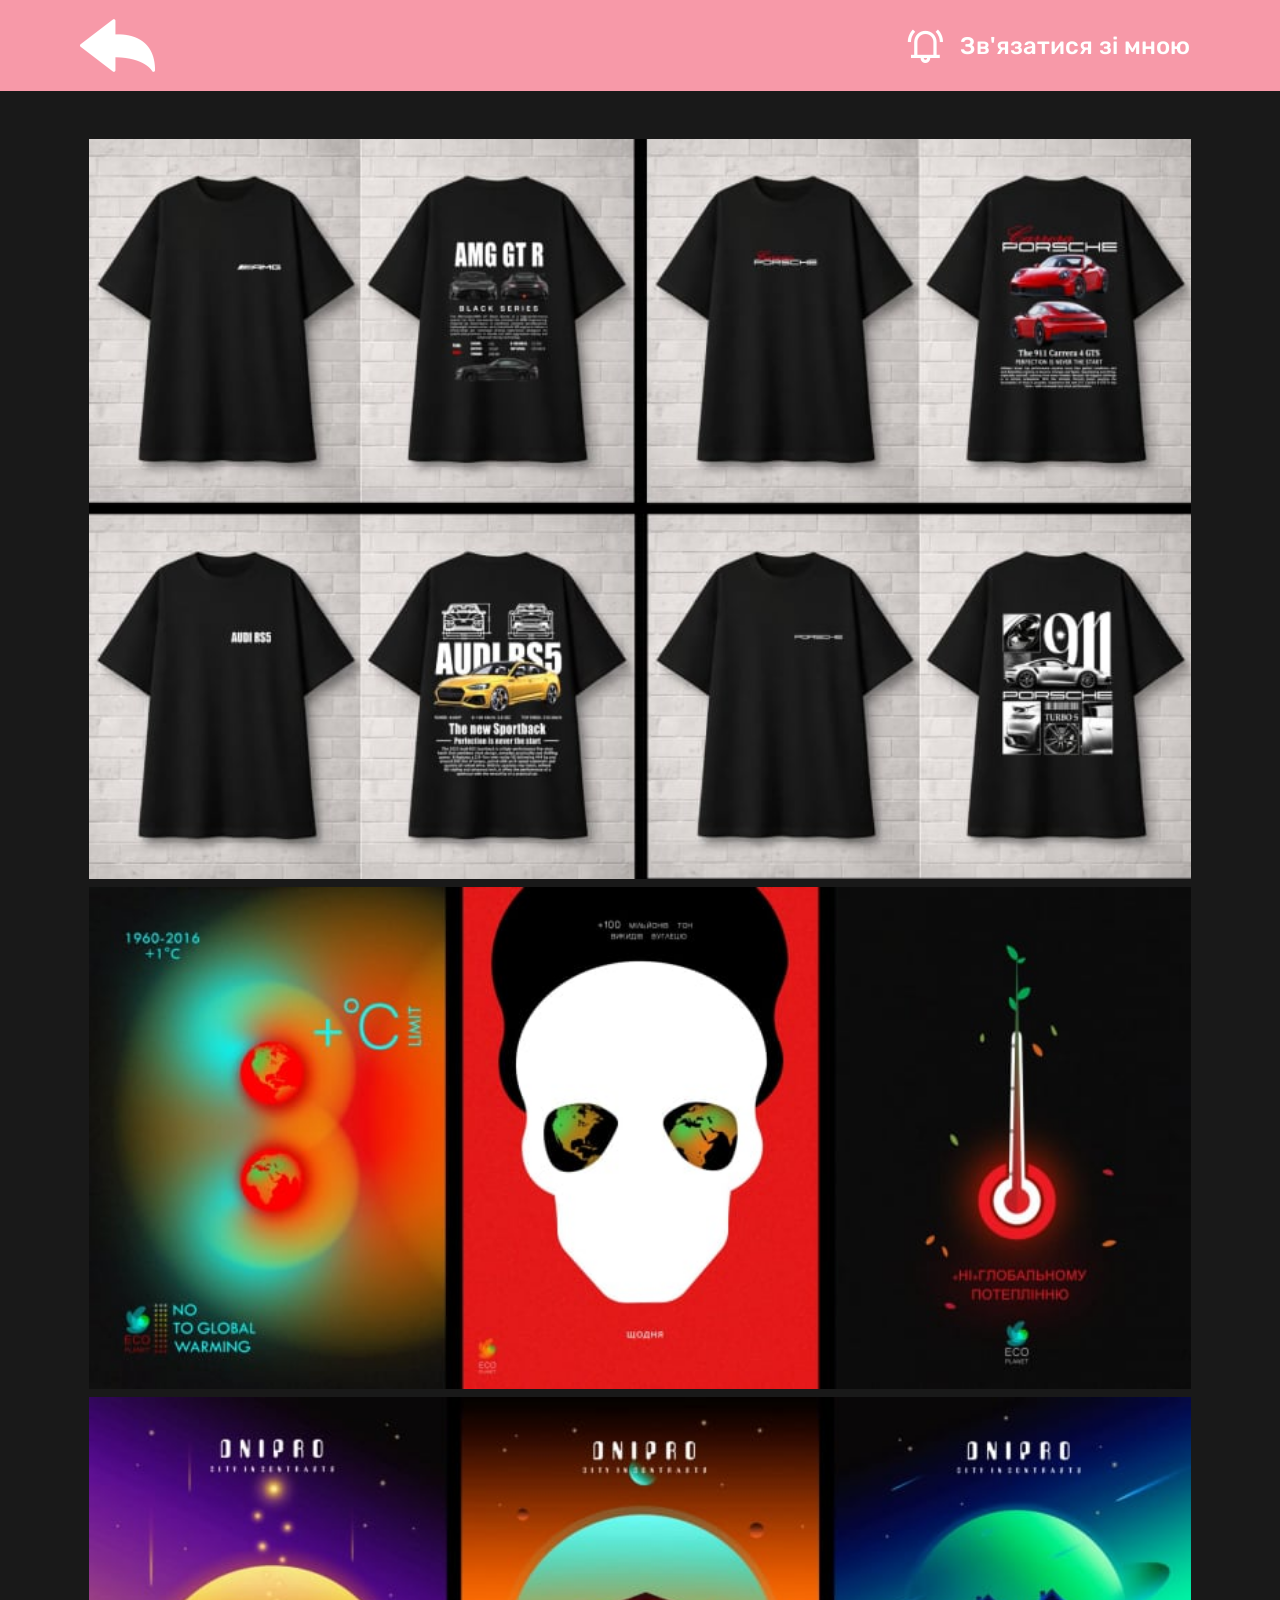
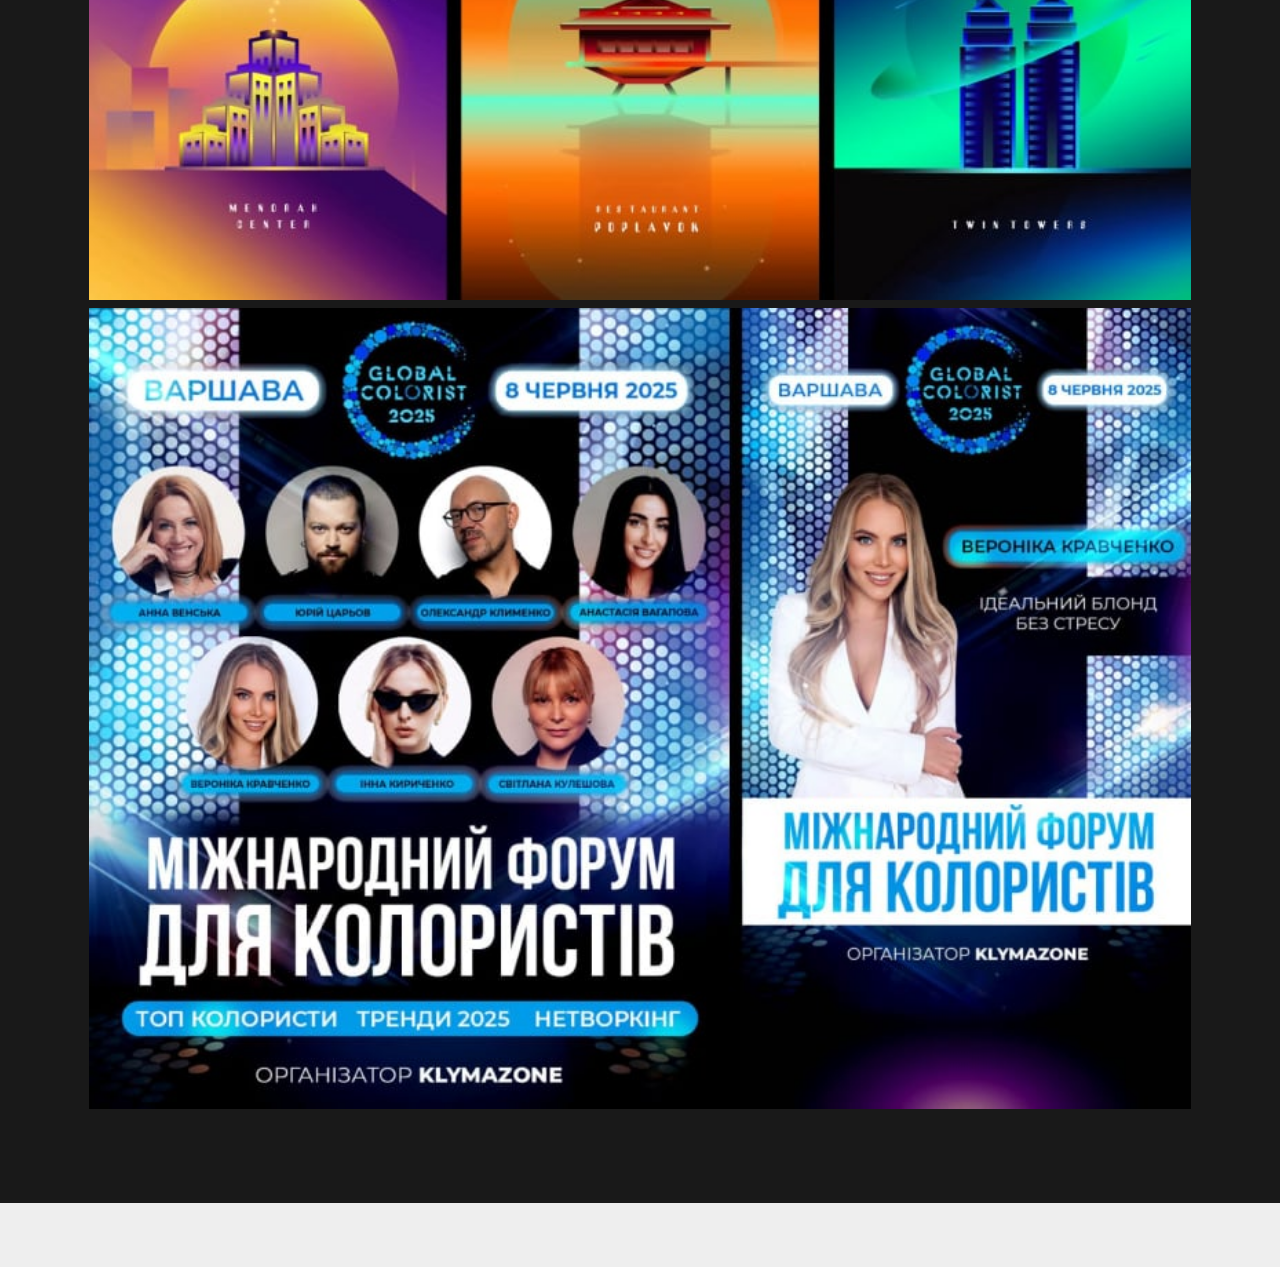
<file: page6.html>
<!DOCTYPE html>
<html  >
<head>
  <!-- Site made with Mobirise Website Builder v6.1.12, https://mobirise.com -->
  <meta charset="UTF-8">
  <meta http-equiv="X-UA-Compatible" content="IE=edge">
  <meta name="generator" content="Mobirise v6.1.12, mobirise.com">
  <meta name="viewport" content="width=device-width, initial-scale=1, minimum-scale=1">
  <link rel="shortcut icon" href="assets/images/17699-150x150.png" type="image/x-icon">
  <meta name="description" content="Web Page Builder Description">
  
  
  <title>Page 6</title>
  <link rel="stylesheet" href="assets/web/assets/mobirise-icons2/mobirise2.css">
  <link rel="stylesheet" href="assets/web/assets/mobirise-icons/mobirise-icons.css">
  <link rel="stylesheet" href="assets/bootstrap/css/bootstrap.min.css">
  <link rel="stylesheet" href="assets/bootstrap/css/bootstrap-grid.min.css">
  <link rel="stylesheet" href="assets/bootstrap/css/bootstrap-reboot.min.css">
  <link rel="stylesheet" href="assets/tether/tether.min.css">
  <link rel="stylesheet" href="assets/animatecss/animate.min.css">
  <link rel="stylesheet" href="assets/dropdown/css/style.css">
  <link rel="stylesheet" href="assets/theme/css/style.css">
  <link rel="stylesheet" href="assets/gallery/style.css">
  <link rel="preload" href="https://fonts.googleapis.com/css?family=Rubik:300,400,500,600,700,800,900,300i,400i,500i,600i,700i,800i,900i&display=swap" as="style" onload="this.onload=null;this.rel='stylesheet'">
  <noscript><link rel="stylesheet" href="https://fonts.googleapis.com/css?family=Rubik:300,400,500,600,700,800,900,300i,400i,500i,600i,700i,800i,900i&display=swap"></noscript>
  <link rel="preload" href="https://fonts.googleapis.com/css?family=Roboto+Slab:100,300,400,700&display=swap" as="style" onload="this.onload=null;this.rel='stylesheet'">
  <noscript><link rel="stylesheet" href="https://fonts.googleapis.com/css?family=Roboto+Slab:100,300,400,700&display=swap"></noscript>
  <link rel="preload" href="https://fonts.googleapis.com/css?family=Playfair+Display+SC:400,400i,700,700i,900,900i&display=swap" as="style" onload="this.onload=null;this.rel='stylesheet'">
  <noscript><link rel="stylesheet" href="https://fonts.googleapis.com/css?family=Playfair+Display+SC:400,400i,700,700i,900,900i&display=swap"></noscript>
  <link rel="preload" as="style" href="assets/mobirise/css/mbr-additional.css?v=YoEKTR"><link rel="stylesheet" href="assets/mobirise/css/mbr-additional.css?v=YoEKTR" type="text/css">

  
  
  
</head>
<body>
  
  <section class="menu cid-vo6PSBqpdl" once="menu" id="menu2-1q">

    

    <nav class="navbar navbar-expand beta-menu navbar-dropdown align-items-center navbar-fixed-top navbar-toggleable-sm">
        <button class="navbar-toggler navbar-toggler-right" type="button" data-toggle="collapse" data-target="#navbarSupportedContent" aria-controls="navbarSupportedContent" aria-expanded="false" aria-label="Toggle navigation">
            <div class="hamburger">
                <span></span>
                <span></span>
                <span></span>
                <span></span>
            </div>
        </button>
        <div class="menu-logo">
            <div class="navbar-brand">
                <span class="navbar-logo">
                    <a href="index.html">
                        <img src="assets/images/17699-150x150.png" alt="Mobirise" title="" style="height: 4.7rem;">
                    </a>
                </span>
                <span class="navbar-caption-wrap"><a class="navbar-caption text-white text-primary display-4" href="index.html"></a></span>
            </div>
        </div>
        <div class="collapse navbar-collapse" id="navbarSupportedContent">
            <ul class="navbar-nav nav-dropdown nav-right" data-app-modern-menu="true"><li class="nav-item">
                    <a class="nav-link link text-danger text-primary display-4" href="page5.html"><span class="mobi-mbri mobi-mbri-alert mbr-iconfont mbr-iconfont-btn"></span>Зв'язатися зі мною</a>
                </li></ul>
            
        </div>
    </nav>
</section>

<section class="mbr-gallery mbr-slider-carousel cid-vo6PSC3mpi" id="gallery4-1r">

    

    <div class="container">
        <div><!-- Gallery --><div class="gallery-row"><div class="mbr-gallery-layout-default"><div class="row justify-content-center m-0"><div class="row-first row justify-content-center m-0 col-md-10 p-0 col-lg-12"><div class="mbr-gallery-item false p-1" data-video-url="false"><div href="#lb-gallery4-1r" data-slide-to="0" data-bs-slide-to="0" data-toggle="modal" data-bs-toggle="modal"><img src="assets/images/d091d0b5d0b720d0b8d0bcd0b5d0bdd0b8-1-1673x1122-800x537.jpg" alt="" title=""><span class="icon-focus"></span></div></div><div class="mbr-gallery-item false p-1" data-video-url="false"><div href="#lb-gallery4-1r" data-slide-to="1" data-bs-slide-to="1" data-toggle="modal" data-bs-toggle="modal"><img src="assets/images/d091d0b5d0b720d0b8d0bcd0b5d0bdd0b8-1205-2000x912-800x365.jpg" alt="" title=""><span class="icon-focus"></span></div></div><div class="mbr-gallery-item false p-1" data-video-url="false"><div href="#lb-gallery4-1r" data-slide-to="2" data-bs-slide-to="2" data-toggle="modal" data-bs-toggle="modal"><img src="assets/images/d091d0b5d0b720d0b8d0bcd0b5d0bdd0b8-1203-2000x912-800x365.jpg" alt="" title=""><span class="icon-focus"></span></div></div><div class="mbr-gallery-item false p-1" data-video-url="false"><div href="#lb-gallery4-1r" data-slide-to="3" data-bs-slide-to="3" data-toggle="modal" data-bs-toggle="modal"><img src="assets/images/d091d0b5d0b720d0b8d0bcd0b5d0bdd0b8-1201-1311x952-800x581.jpg" alt="" title=""><span class="icon-focus"></span></div></div></div></div><div class="clearfix"></div></div></div><!-- Lightbox --><div data-app-prevent-settings="" class="mbr-slider modal fade carousel slide" tabindex="-1" data-keyboard="true" data-bs-keyboard="true" data-interval="false" data-bs-interval="false" id="lb-gallery4-1r"><div class="modal-dialog"><div class="modal-content"><div class="modal-body"><div class="carousel-inner"><div class="carousel-item"><img src="assets/images/d091d0b5d0b720d0b8d0bcd0b5d0bdd0b8-1-1673x1122.jpg" alt="" title=""></div><div class="carousel-item"><img src="assets/images/d091d0b5d0b720d0b8d0bcd0b5d0bdd0b8-1205-2000x912.jpg" alt="" title=""></div><div class="carousel-item active"><img src="assets/images/d091d0b5d0b720d0b8d0bcd0b5d0bdd0b8-1203-2000x912.jpg" alt="" title=""></div><div class="carousel-item"><img src="assets/images/d091d0b5d0b720d0b8d0bcd0b5d0bdd0b8-1201-1311x952.jpg" alt="" title=""></div><div class="carousel-item"><img src="assets/images/d091d0b5d0b720d0b8d0bcd0b5d0bdd0b8-1202-1389x1506.jpg" alt="" title=""></div></div><a class="carousel-control carousel-control-prev" role="button" data-slide="prev" data-bs-slide="prev" href="#lb-gallery4-1r"><span class="mbri-left mbr-iconfont" aria-hidden="true"></span><span class="sr-only visually-hidden">Previous</span></a><a class="carousel-control carousel-control-next" role="button" data-slide="next" data-bs-slide="next" href="#lb-gallery4-1r"><span class="mbri-right mbr-iconfont" aria-hidden="true"></span><span class="sr-only visually-hidden">Next</span></a><a class="close" href="#" role="button" data-dismiss="modal" data-bs-dismiss="modal"><span class="sr-only visually-hidden">Close</span></a></div></div></div></div></div>
    </div>

</section><section class="display-7" style="padding: 0;align-items: center;justify-content: center;flex-wrap: wrap;    align-content: center;display: flex;position: relative;height: 4rem;"><a href="https://mobiri.se/" style="flex: 1 1;height: 4rem;position: absolute;width: 100%;z-index: 1;"><img alt="" style="height: 4rem;" src="[data-uri]"></a><p style="margin: 0;text-align: center;" class="display-7">&#8204;</p><a style="z-index:1" href="https://mobirise.com/drag-drop-website-builder.html">Drag & Drop Website Builder</a></section><script src="assets/popper/popper.min.js"></script>  <script src="assets/web/assets/jquery/jquery.min.js"></script>  <script src="assets/bootstrap/js/bootstrap.min.js"></script>  <script src="assets/tether/tether.min.js"></script>  <script src="assets/smoothscroll/smooth-scroll.js"></script>  <script src="assets/viewportchecker/jquery.viewportchecker.js"></script>  <script src="assets/dropdown/js/nav-dropdown.js"></script>  <script src="assets/dropdown/js/navbar-dropdown.js"></script>  <script src="assets/touchswipe/jquery.touch-swipe.min.js"></script>  <script src="assets/masonry/masonry.pkgd.min.js"></script>  <script src="assets/imagesloaded/imagesloaded.pkgd.min.js"></script>  <script src="assets/bootstrapcarouselswipe/bootstrap-carousel-swipe.js"></script>  <script src="assets/vimeoplayer/jquery.mb.vimeo_player.js"></script>  <script src="assets/theme/js/script.js"></script>  <script src="assets/gallery/player.min.js"></script>  <script src="assets/gallery/script.js"></script>  <script src="assets/slidervideo/script.js"></script>  
  
  
  <input name="animation" type="hidden">
  </body>
</html>
</file>
<file: assets/web/assets/mobirise-icons2/mobirise2.css>
@font-face {
  font-family: 'Moririse2';
  font-display: swap;
  src:  url('mobirise2.eot?f2bix4');
  src:  url('mobirise2.eot?f2bix4#iefix') format('embedded-opentype'),
    url('mobirise2.woff2?f2bix4') format('woff2'),
    url('mobirise2.woff?f2bix4') format('woff'),
    url('mobirise2.ttf?f2bix4') format('truetype'),
    url('mobirise2.svg?f2bix4#mobirise2') format('svg');
  font-weight: normal;
  font-style: normal;
}

[class^="mobi-"], [class*=" mobi-"] {
  /* use !important to prevent issues with browser extensions that change fonts */
  font-family: 'Moririse2' !important;
  speak: none;
  font-style: normal;
  font-weight: normal;
  font-variant: normal;
  text-transform: none;
  line-height: 1;

  /* Better Font Rendering =========== */
  -webkit-font-smoothing: antialiased;
  -moz-osx-font-smoothing: grayscale;
}

.mobi-mbri-add-submenu:before {
  content: "\e900";
}
.mobi-mbri-alert:before {
  content: "\e901";
}
.mobi-mbri-align-center:before {
  content: "\e902";
}
.mobi-mbri-align-justify:before {
  content: "\e903";
}
.mobi-mbri-align-left:before {
  content: "\e904";
}
.mobi-mbri-align-right:before {
  content: "\e905";
}
.mobi-mbri-android:before {
  content: "\e906";
}
.mobi-mbri-apple:before {
  content: "\e907";
}
.mobi-mbri-arrow-down:before {
  content: "\e908";
}
.mobi-mbri-arrow-next:before {
  content: "\e909";
}
.mobi-mbri-arrow-prev:before {
  content: "\e90a";
}
.mobi-mbri-arrow-up:before {
  content: "\e90b";
}
.mobi-mbri-bold:before {
  content: "\e90c";
}
.mobi-mbri-bookmark:before {
  content: "\e90d";
}
.mobi-mbri-bootstrap:before {
  content: "\e90e";
}
.mobi-mbri-briefcase:before {
  content: "\e90f";
}
.mobi-mbri-browse:before {
  content: "\e910";
}
.mobi-mbri-bulleted-list:before {
  content: "\e911";
}
.mobi-mbri-calendar:before {
  content: "\e912";
}
.mobi-mbri-camera:before {
  content: "\e913";
}
.mobi-mbri-cart-add:before {
  content: "\e914";
}
.mobi-mbri-cart-full:before {
  content: "\e915";
}
.mobi-mbri-cash:before {
  content: "\e916";
}
.mobi-mbri-change-style:before {
  content: "\e917";
}
.mobi-mbri-chat:before {
  content: "\e918";
}
.mobi-mbri-clock:before {
  content: "\e919";
}
.mobi-mbri-close:before {
  content: "\e91a";
}
.mobi-mbri-cloud:before {
  content: "\e91b";
}
.mobi-mbri-code:before {
  content: "\e91c";
}
.mobi-mbri-contact-form:before {
  content: "\e91d";
}
.mobi-mbri-credit-card:before {
  content: "\e91e";
}
.mobi-mbri-cursor-click:before {
  content: "\e91f";
}
.mobi-mbri-cust-feedback:before {
  content: "\e920";
}
.mobi-mbri-database:before {
  content: "\e921";
}
.mobi-mbri-delivery:before {
  content: "\e922";
}
.mobi-mbri-desktop:before {
  content: "\e923";
}
.mobi-mbri-devices:before {
  content: "\e924";
}
.mobi-mbri-down:before {
  content: "\e925";
}
.mobi-mbri-download-2:before {
  content: "\e926";
}
.mobi-mbri-download:before {
  content: "\e927";
}
.mobi-mbri-drag-n-drop-2:before {
  content: "\e928";
}
.mobi-mbri-drag-n-drop:before {
  content: "\e929";
}
.mobi-mbri-edit-2:before {
  content: "\e92a";
}
.mobi-mbri-edit:before {
  content: "\e92b";
}
.mobi-mbri-error:before {
  content: "\e92c";
}
.mobi-mbri-extension:before {
  content: "\e92d";
}
.mobi-mbri-features:before {
  content: "\e92e";
}
.mobi-mbri-file:before {
  content: "\e92f";
}
.mobi-mbri-flag:before {
  content: "\e930";
}
.mobi-mbri-folder:before {
  content: "\e931";
}
.mobi-mbri-gift:before {
  content: "\e932";
}
.mobi-mbri-github:before {
  content: "\e933";
}
.mobi-mbri-globe-2:before {
  content: "\e934";
}
.mobi-mbri-globe:before {
  content: "\e935";
}
.mobi-mbri-growing-chart:before {
  content: "\e936";
}
.mobi-mbri-hearth:before {
  content: "\e937";
}
.mobi-mbri-help:before {
  content: "\e938";
}
.mobi-mbri-home:before {
  content: "\e939";
}
.mobi-mbri-hot-cup:before {
  content: "\e93a";
}
.mobi-mbri-idea:before {
  content: "\e93b";
}
.mobi-mbri-image-gallery:before {
  content: "\e93c";
}
.mobi-mbri-image-slider:before {
  content: "\e93d";
}
.mobi-mbri-info:before {
  content: "\e93e";
}
.mobi-mbri-italic:before {
  content: "\e93f";
}
.mobi-mbri-key:before {
  content: "\e940";
}
.mobi-mbri-laptop:before {
  content: "\e941";
}
.mobi-mbri-layers:before {
  content: "\e942";
}
.mobi-mbri-left-right:before {
  content: "\e943";
}
.mobi-mbri-left:before {
  content: "\e944";
}
.mobi-mbri-letter:before {
  content: "\e945";
}
.mobi-mbri-like:before {
  content: "\e946";
}
.mobi-mbri-link:before {
  content: "\e947";
}
.mobi-mbri-lock:before {
  content: "\e948";
}
.mobi-mbri-login:before {
  content: "\e949";
}
.mobi-mbri-logout:before {
  content: "\e94a";
}
.mobi-mbri-magic-stick:before {
  content: "\e94b";
}
.mobi-mbri-map-pin:before {
  content: "\e94c";
}
.mobi-mbri-menu:before {
  content: "\e94d";
}
.mobi-mbri-mobile-2:before {
  content: "\e94e";
}
.mobi-mbri-mobile-horizontal:before {
  content: "\e94f";
}
.mobi-mbri-mobile:before {
  content: "\e950";
}
.mobi-mbri-mobirise:before {
  content: "\e951";
}
.mobi-mbri-more-horizontal:before {
  content: "\e952";
}
.mobi-mbri-more-vertical:before {
  content: "\e953";
}
.mobi-mbri-music:before {
  content: "\e954";
}
.mobi-mbri-new-file:before {
  content: "\e955";
}
.mobi-mbri-numbered-list:before {
  content: "\e956";
}
.mobi-mbri-opened-folder:before {
  content: "\e957";
}
.mobi-mbri-pages:before {
  content: "\e958";
}
.mobi-mbri-paper-plane:before {
  content: "\e959";
}
.mobi-mbri-paperclip:before {
  content: "\e95a";
}
.mobi-mbri-phone:before {
  content: "\e95b";
}
.mobi-mbri-photo:before {
  content: "\e95c";
}
.mobi-mbri-photos:before {
  content: "\e95d";
}
.mobi-mbri-pin:before {
  content: "\e95e";
}
.mobi-mbri-play:before {
  content: "\e95f";
}
.mobi-mbri-plus:before {
  content: "\e960";
}
.mobi-mbri-preview:before {
  content: "\e961";
}
.mobi-mbri-print:before {
  content: "\e962";
}
.mobi-mbri-protect:before {
  content: "\e963";
}
.mobi-mbri-question:before {
  content: "\e964";
}
.mobi-mbri-quote-left:before {
  content: "\e965";
}
.mobi-mbri-quote-right:before {
  content: "\e966";
}
.mobi-mbri-redo:before {
  content: "\e967";
}
.mobi-mbri-refresh:before {
  content: "\e968";
}
.mobi-mbri-responsive-2:before {
  content: "\e969";
}
.mobi-mbri-responsive:before {
  content: "\e96a";
}
.mobi-mbri-right:before {
  content: "\e96b";
}
.mobi-mbri-rocket:before {
  content: "\e96c";
}
.mobi-mbri-sad-face:before {
  content: "\e96d";
}
.mobi-mbri-sale:before {
  content: "\e96e";
}
.mobi-mbri-save:before {
  content: "\e96f";
}
.mobi-mbri-search:before {
  content: "\e970";
}
.mobi-mbri-setting-2:before {
  content: "\e971";
}
.mobi-mbri-setting-3:before {
  content: "\e972";
}
.mobi-mbri-setting:before {
  content: "\e973";
}
.mobi-mbri-share:before {
  content: "\e974";
}
.mobi-mbri-shopping-bag:before {
  content: "\e975";
}
.mobi-mbri-shopping-basket:before {
  content: "\e976";
}
.mobi-mbri-shopping-cart:before {
  content: "\e977";
}
.mobi-mbri-sites:before {
  content: "\e978";
}
.mobi-mbri-smile-face:before {
  content: "\e979";
}
.mobi-mbri-speed:before {
  content: "\e97a";
}
.mobi-mbri-star:before {
  content: "\e97b";
}
.mobi-mbri-success:before {
  content: "\e97c";
}
.mobi-mbri-sun:before {
  content: "\e97d";
}
.mobi-mbri-sun2:before {
  content: "\e97e";
}
.mobi-mbri-tablet-vertical:before {
  content: "\e97f";
}
.mobi-mbri-tablet:before {
  content: "\e980";
}
.mobi-mbri-target:before {
  content: "\e981";
}
.mobi-mbri-timer:before {
  content: "\e982";
}
.mobi-mbri-to-ftp:before {
  content: "\e983";
}
.mobi-mbri-to-local-drive:before {
  content: "\e984";
}
.mobi-mbri-touch-swipe:before {
  content: "\e985";
}
.mobi-mbri-touch:before {
  content: "\e986";
}
.mobi-mbri-trash:before {
  content: "\e987";
}
.mobi-mbri-underline:before {
  content: "\e988";
}
.mobi-mbri-undo:before {
  content: "\e989";
}
.mobi-mbri-unlink:before {
  content: "\e98a";
}
.mobi-mbri-unlock:before {
  content: "\e98b";
}
.mobi-mbri-up-down:before {
  content: "\e98c";
}
.mobi-mbri-up:before {
  content: "\e98d";
}
.mobi-mbri-update:before {
  content: "\e98e";
}
.mobi-mbri-upload-2:before {
  content: "\e98f";
}
.mobi-mbri-upload:before {
  content: "\e990";
}
.mobi-mbri-user-2:before {
  content: "\e991";
}
.mobi-mbri-user:before {
  content: "\e992";
}
.mobi-mbri-users:before {
  content: "\e993";
}
.mobi-mbri-video-play:before {
  content: "\e994";
}
.mobi-mbri-video:before {
  content: "\e995";
}
.mobi-mbri-watch:before {
  content: "\e996";
}
.mobi-mbri-website-theme-2:before {
  content: "\e997";
}
.mobi-mbri-website-theme:before {
  content: "\e998";
}
.mobi-mbri-wifi:before {
  content: "\e999";
}
.mobi-mbri-windows:before {
  content: "\e99a";
}
.mobi-mbri-zoom-in:before {
  content: "\e99b";
}
.mobi-mbri-zoom-out:before {
  content: "\e99c";
}
</file>
<file: assets/web/assets/mobirise-icons/mobirise-icons.css>
@font-face {
  font-family: 'MobiriseIcons';
  src:  url('mobirise-icons.eot?spat4u');
  src:  url('mobirise-icons.eot?spat4u#iefix') format('embedded-opentype'),
    url('mobirise-icons.woff2?spat4u') format('woff2'),
    url('mobirise-icons.woff?spat4u') format('woff'),
    url('mobirise-icons.ttf?spat4u') format('truetype'),
    url('mobirise-icons.svg?spat4u#MobiriseIcons') format('svg');
  font-weight: normal;
  font-style: normal;
  font-display: swap;
}

[class^="mbri-"], [class*=" mbri-"] {
  /* use !important to prevent issues with browser extensions that change fonts */
  font-family: MobiriseIcons !important;
  speak: none;
  font-style: normal;
  font-weight: normal;
  font-variant: normal;
  text-transform: none;
  line-height: 1;

  /* Better Font Rendering =========== */
  -webkit-font-smoothing: antialiased;
  -moz-osx-font-smoothing: grayscale;
}

.mbri-add-submenu:before {
  content: "\e900";
}
.mbri-alert:before {
  content: "\e901";
}
.mbri-align-center:before {
  content: "\e902";
}
.mbri-align-justify:before {
  content: "\e903";
}
.mbri-align-left:before {
  content: "\e904";
}
.mbri-align-right:before {
  content: "\e905";
}
.mbri-android:before {
  content: "\e906";
}
.mbri-apple:before {
  content: "\e907";
}
.mbri-arrow-down:before {
  content: "\e908";
}
.mbri-arrow-next:before {
  content: "\e909";
}
.mbri-arrow-prev:before {
  content: "\e90a";
}
.mbri-arrow-up:before {
  content: "\e90b";
}
.mbri-bold:before {
  content: "\e90c";
}
.mbri-bookmark:before {
  content: "\e90d";
}
.mbri-bootstrap:before {
  content: "\e90e";
}
.mbri-briefcase:before {
  content: "\e90f";
}
.mbri-browse:before {
  content: "\e910";
}
.mbri-bulleted-list:before {
  content: "\e911";
}
.mbri-calendar:before {
  content: "\e912";
}
.mbri-camera:before {
  content: "\e913";
}
.mbri-cart-add:before {
  content: "\e914";
}
.mbri-cart-full:before {
  content: "\e915";
}
.mbri-cash:before {
  content: "\e916";
}
.mbri-change-style:before {
  content: "\e917";
}
.mbri-chat:before {
  content: "\e918";
}
.mbri-clock:before {
  content: "\e919";
}
.mbri-close:before {
  content: "\e91a";
}
.mbri-cloud:before {
  content: "\e91b";
}
.mbri-code:before {
  content: "\e91c";
}
.mbri-contact-form:before {
  content: "\e91d";
}
.mbri-credit-card:before {
  content: "\e91e";
}
.mbri-cursor-click:before {
  content: "\e91f";
}
.mbri-cust-feedback:before {
  content: "\e920";
}
.mbri-database:before {
  content: "\e921";
}
.mbri-delivery:before {
  content: "\e922";
}
.mbri-desktop:before {
  content: "\e923";
}
.mbri-devices:before {
  content: "\e924";
}
.mbri-down:before {
  content: "\e925";
}
.mbri-download:before {
  content: "\e989";
}
.mbri-drag-n-drop:before {
  content: "\e927";
}
.mbri-drag-n-drop2:before {
  content: "\e928";
}
.mbri-edit:before {
  content: "\e929";
}
.mbri-edit2:before {
  content: "\e92a";
}
.mbri-error:before {
  content: "\e92b";
}
.mbri-extension:before {
  content: "\e92c";
}
.mbri-features:before {
  content: "\e92d";
}
.mbri-file:before {
  content: "\e92e";
}
.mbri-flag:before {
  content: "\e92f";
}
.mbri-folder:before {
  content: "\e930";
}
.mbri-gift:before {
  content: "\e931";
}
.mbri-github:before {
  content: "\e932";
}
.mbri-globe:before {
  content: "\e933";
}
.mbri-globe-2:before {
  content: "\e934";
}
.mbri-growing-chart:before {
  content: "\e935";
}
.mbri-hearth:before {
  content: "\e936";
}
.mbri-help:before {
  content: "\e937";
}
.mbri-home:before {
  content: "\e938";
}
.mbri-hot-cup:before {
  content: "\e939";
}
.mbri-idea:before {
  content: "\e93a";
}
.mbri-image-gallery:before {
  content: "\e93b";
}
.mbri-image-slider:before {
  content: "\e93c";
}
.mbri-info:before {
  content: "\e93d";
}
.mbri-italic:before {
  content: "\e93e";
}
.mbri-key:before {
  content: "\e93f";
}
.mbri-laptop:before {
  content: "\e940";
}
.mbri-layers:before {
  content: "\e941";
}
.mbri-left-right:before {
  content: "\e942";
}
.mbri-left:before {
  content: "\e943";
}
.mbri-letter:before {
  content: "\e944";
}
.mbri-like:before {
  content: "\e945";
}
.mbri-link:before {
  content: "\e946";
}
.mbri-lock:before {
  content: "\e947";
}
.mbri-login:before {
  content: "\e948";
}
.mbri-logout:before {
  content: "\e949";
}
.mbri-magic-stick:before {
  content: "\e94a";
}
.mbri-map-pin:before {
  content: "\e94b";
}
.mbri-menu:before {
  content: "\e94c";
}
.mbri-mobile:before {
  content: "\e94d";
}
.mbri-mobile2:before {
  content: "\e94e";
}
.mbri-mobirise:before {
  content: "\e94f";
}
.mbri-more-horizontal:before {
  content: "\e950";
}
.mbri-more-vertical:before {
  content: "\e951";
}
.mbri-music:before {
  content: "\e952";
}
.mbri-new-file:before {
  content: "\e953";
}
.mbri-numbered-list:before {
  content: "\e954";
}
.mbri-opened-folder:before {
  content: "\e955";
}
.mbri-pages:before {
  content: "\e956";
}
.mbri-paper-plane:before {
  content: "\e957";
}
.mbri-paperclip:before {
  content: "\e958";
}
.mbri-photo:before {
  content: "\e959";
}
.mbri-photos:before {
  content: "\e95a";
}
.mbri-pin:before {
  content: "\e95b";
}
.mbri-play:before {
  content: "\e95c";
}
.mbri-plus:before {
  content: "\e95d";
}
.mbri-preview:before {
  content: "\e95e";
}
.mbri-print:before {
  content: "\e95f";
}
.mbri-protect:before {
  content: "\e960";
}
.mbri-question:before {
  content: "\e961";
}
.mbri-quote-left:before {
  content: "\e962";
}
.mbri-quote-right:before {
  content: "\e963";
}
.mbri-refresh:before {
  content: "\e964";
}
.mbri-responsive:before {
  content: "\e965";
}
.mbri-right:before {
  content: "\e966";
}
.mbri-rocket:before {
  content: "\e967";
}
.mbri-sad-face:before {
  content: "\e968";
}
.mbri-sale:before {
  content: "\e969";
}
.mbri-save:before {
  content: "\e96a";
}
.mbri-search:before {
  content: "\e96b";
}
.mbri-setting:before {
  content: "\e96c";
}
.mbri-setting2:before {
  content: "\e96d";
}
.mbri-setting3:before {
  content: "\e96e";
}
.mbri-share:before {
  content: "\e96f";
}
.mbri-shopping-bag:before {
  content: "\e970";
}
.mbri-shopping-basket:before {
  content: "\e971";
}
.mbri-shopping-cart:before {
  content: "\e972";
}
.mbri-sites:before {
  content: "\e973";
}
.mbri-smile-face:before {
  content: "\e974";
}
.mbri-speed:before {
  content: "\e975";
}
.mbri-star:before {
  content: "\e976";
}
.mbri-success:before {
  content: "\e977";
}
.mbri-sun:before {
  content: "\e978";
}
.mbri-sun2:before {
  content: "\e979";
}
.mbri-tablet:before {
  content: "\e97a";
}
.mbri-tablet-vertical:before {
  content: "\e97b";
}
.mbri-target:before {
  content: "\e97c";
}
.mbri-timer:before {
  content: "\e97d";
}
.mbri-to-ftp:before {
  content: "\e97e";
}
.mbri-to-local-drive:before {
  content: "\e97f";
}
.mbri-touch-swipe:before {
  content: "\e980";
}
.mbri-touch:before {
  content: "\e981";
}
.mbri-trash:before {
  content: "\e982";
}
.mbri-underline:before {
  content: "\e983";
}
.mbri-unlink:before {
  content: "\e984";
}
.mbri-unlock:before {
  content: "\e985";
}
.mbri-up-down:before {
  content: "\e986";
}
.mbri-up:before {
  content: "\e987";
}
.mbri-update:before {
  content: "\e988";
}
.mbri-upload:before {
 content: "\e926"; 
}
.mbri-user:before {
  content: "\e98a";
}
.mbri-user2:before {
  content: "\e98b";
}
.mbri-users:before {
  content: "\e98c";
}
.mbri-video:before {
  content: "\e98d";
}
.mbri-video-play:before {
  content: "\e98e";
}
.mbri-watch:before {
  content: "\e98f";
}
.mbri-website-theme:before {
  content: "\e990";
}
.mbri-wifi:before {
  content: "\e991";
}
.mbri-windows:before {
  content: "\e992";
}
.mbri-zoom-out:before {
  content: "\e993";
}
.mbri-redo:before {
  content: "\e994";
}
.mbri-undo:before {
  content: "\e995";
}
</file>
<file: assets/dropdown/css/style.css>
.navbar-dropdown {
  left: 0;
  padding: 0;
  position: absolute;
  right: 0;
  top: 0;
  transition: all 0.45s ease;
  z-index: 1030;
  background: #282828; }
  .navbar-dropdown .navbar-logo {
    margin-right: 0.8rem;
    transition: margin 0.3s ease-in-out;
    vertical-align: middle; }
    .navbar-dropdown .navbar-logo img {
      height: 3.125rem;
      transition: all 0.3s ease-in-out; }
    .navbar-dropdown .navbar-logo.mbr-iconfont {
      font-size: 3.125rem;
      line-height: 3.125rem; }
  .navbar-dropdown .navbar-caption {
    font-weight: 700;
    white-space: normal;
    vertical-align: -4px;
    line-height: 3.125rem !important; }
    .navbar-dropdown .navbar-caption, .navbar-dropdown .navbar-caption:hover {
      color: inherit;
      text-decoration: none; }
  .navbar-dropdown .mbr-iconfont + .navbar-caption {
    vertical-align: -1px; }
  .navbar-dropdown.navbar-fixed-top {
    position: fixed; }
  .navbar-dropdown .navbar-brand span {
    vertical-align: -4px; }
  .navbar-dropdown.bg-color.transparent {
    background: none; }
  .navbar-dropdown.navbar-short .navbar-brand {
    padding: 0.625rem 0; }
    .navbar-dropdown.navbar-short .navbar-brand span {
      vertical-align: -1px; }
  .navbar-dropdown.navbar-short .navbar-caption {
    line-height: 2.375rem !important;
    vertical-align: -2px; }
  .navbar-dropdown.navbar-short .navbar-logo {
    margin-right: 0.5rem; }
    .navbar-dropdown.navbar-short .navbar-logo img {
      height: 2.375rem; }
    .navbar-dropdown.navbar-short .navbar-logo.mbr-iconfont {
      font-size: 2.375rem;
      line-height: 2.375rem; }
  .navbar-dropdown.navbar-short .mbr-table-cell {
    height: 3.625rem; }
  .navbar-dropdown .navbar-close {
    left: 0.6875rem;
    position: fixed;
    top: 0.75rem;
    z-index: 1000; }
  .navbar-dropdown .hamburger-icon {
    content: "";
    display: inline-block;
    vertical-align: middle;
    width: 16px;
    -webkit-box-shadow: 0 -6px 0 1px #282828,0 0 0 1px #282828,0 6px 0 1px #282828;
    -moz-box-shadow: 0 -6px 0 1px #282828,0 0 0 1px #282828,0 6px 0 1px #282828;
    box-shadow: 0 -6px 0 1px #282828,0 0 0 1px #282828,0 6px 0 1px #282828; }

.dropdown-menu .dropdown-toggle[data-toggle="dropdown-submenu"]::after {
  border-bottom: 0.35em solid transparent;
  border-left: 0.35em solid;
  border-right: 0;
  border-top: 0.35em solid transparent;
  margin-left: 0.3rem; }

.dropdown-menu .dropdown-item:focus {
  outline: 0; }

.nav-dropdown {
  font-size: 0.75rem;
  font-weight: 500;
  height: auto !important; }
  .nav-dropdown .nav-btn {
    padding-left: 1rem; }
  .nav-dropdown .link {
    margin: .667em 1.667em;
    font-weight: 500;
    padding: 0;
    transition: color .2s ease-in-out; }
    .nav-dropdown .link.dropdown-toggle {
      margin-right: 2.583em; }
      .nav-dropdown .link.dropdown-toggle::after {
        margin-left: .25rem;
        border-top: 0.35em solid;
        border-right: 0.35em solid transparent;
        border-left: 0.35em solid transparent;
        border-bottom: 0; }
      .nav-dropdown .link.dropdown-toggle[aria-expanded="true"] {
        margin: 0;
        padding: 0.667em 3.263em  0.667em 1.667em; }
  .nav-dropdown .link::after,
  .nav-dropdown .dropdown-item::after {
    color: inherit; }
  .nav-dropdown .btn {
    font-size: 0.75rem;
    font-weight: 700;
    letter-spacing: 0;
    margin-bottom: 0;
    padding-left: 1.25rem;
    padding-right: 1.25rem; }
  .nav-dropdown .dropdown-menu {
    border-radius: 0;
    border: 0;
    left: 0;
    margin: 0;
    padding-bottom: 1.25rem;
    padding-top: 1.25rem;
    position: relative; }
  .nav-dropdown .dropdown-submenu {
    margin-left: 0.125rem;
    top: 0; }
  .nav-dropdown .dropdown-item {
    font-weight: 500;
    line-height: 2;
    padding: 0.3846em 4.615em 0.3846em 1.5385em;
    position: relative;
    transition: color .2s ease-in-out, background-color .2s ease-in-out; }
    .nav-dropdown .dropdown-item::after {
      margin-top: -0.3077em;
      position: absolute;
      right: 1.1538em;
      top: 50%; }
    .nav-dropdown .dropdown-item:focus, .nav-dropdown .dropdown-item:hover {
      background: none; }

@media (max-width: 767px) {
  .nav-dropdown.navbar-toggleable-sm {
    bottom: 0;
    display: none;
    left: 0;
    overflow-x: hidden;
    position: fixed;
    top: 0;
    transform: translateX(-100%);
    -ms-transform: translateX(-100%);
    -webkit-transform: translateX(-100%);
    width: 18.75rem;
    z-index: 999; } }
.nav-dropdown.navbar-toggleable-xl {
  bottom: 0;
  display: none;
  left: 0;
  overflow-x: hidden;
  position: fixed;
  top: 0;
  transform: translateX(-100%);
  -ms-transform: translateX(-100%);
  -webkit-transform: translateX(-100%);
  width: 18.75rem;
  z-index: 999; }

.nav-dropdown-sm {
  display: block !important;
  overflow-x: hidden;
  overflow: auto;
  padding-top: 3.875rem; }
  .nav-dropdown-sm::after {
    content: "";
    display: block;
    height: 3rem;
    width: 100%; }
  .nav-dropdown-sm.collapse.in ~ .navbar-close {
    display: block !important; }
  .nav-dropdown-sm.collapsing, .nav-dropdown-sm.collapse.in {
    transform: translateX(0);
    -ms-transform: translateX(0);
    -webkit-transform: translateX(0);
    transition: all 0.25s ease-out;
    -webkit-transition: all 0.25s ease-out;
    background: #282828; }
  .nav-dropdown-sm.collapsing[aria-expanded="false"] {
    transform: translateX(-100%);
    -ms-transform: translateX(-100%);
    -webkit-transform: translateX(-100%); }
  .nav-dropdown-sm .nav-item {
    display: block;
    margin-left: 0 !important;
    padding-left: 0; }
  .nav-dropdown-sm .link,
  .nav-dropdown-sm .dropdown-item {
    border-top: 1px dotted rgba(255, 255, 255, 0.1);
    font-size: 0.8125rem;
    line-height: 1.6;
    margin: 0 !important;
    padding: 0.875rem 2.4rem 0.875rem 1.5625rem !important;
    position: relative;
    white-space: normal; }
    .nav-dropdown-sm .link:focus, .nav-dropdown-sm .link:hover,
    .nav-dropdown-sm .dropdown-item:focus,
    .nav-dropdown-sm .dropdown-item:hover {
      background: rgba(0, 0, 0, 0.2) !important;
      color: #c0a375; }
  .nav-dropdown-sm .nav-btn {
    position: relative;
    padding: 1.5625rem 1.5625rem 0 1.5625rem; }
    .nav-dropdown-sm .nav-btn::before {
      border-top: 1px dotted rgba(255, 255, 255, 0.1);
      content: "";
      left: 0;
      position: absolute;
      top: 0;
      width: 100%; }
    .nav-dropdown-sm .nav-btn + .nav-btn {
      padding-top: 0.625rem; }
      .nav-dropdown-sm .nav-btn + .nav-btn::before {
        display: none; }
  .nav-dropdown-sm .btn {
    padding: 0.625rem 0; }
  .nav-dropdown-sm .dropdown-toggle[data-toggle="dropdown-submenu"]::after {
    margin-left: .25rem;
    border-top: 0.35em solid;
    border-right: 0.35em solid transparent;
    border-left: 0.35em solid transparent;
    border-bottom: 0; }
  .nav-dropdown-sm .dropdown-toggle[data-toggle="dropdown-submenu"][aria-expanded="true"]::after {
    border-top: 0;
    border-right: 0.35em solid transparent;
    border-left: 0.35em solid transparent;
    border-bottom: 0.35em solid; }
  .nav-dropdown-sm .dropdown-menu {
    margin: 0;
    padding: 0;
    position: relative;
    top: 0;
    left: 0;
    width: 100%;
    border: 0;
    float: none;
    border-radius: 0;
    background: none; }
  .nav-dropdown-sm .dropdown-submenu {
    left: 100%;
    margin-left: 0.125rem;
    margin-top: -1.25rem;
    top: 0; }

.navbar-toggleable-sm .nav-dropdown .dropdown-menu {
  position: absolute; }

.navbar-toggleable-sm .nav-dropdown .dropdown-submenu {
  left: 100%;
  margin-left: 0.125rem;
  margin-top: -1.25rem;
  top: 0; }

.navbar-toggleable-sm.opened .nav-dropdown .dropdown-menu {
  position: relative; }

.navbar-toggleable-sm.opened .nav-dropdown .dropdown-submenu {
  left: 0;
  margin-left: 00rem;
  margin-top: 0rem;
  top: 0; }

.is-builder .nav-dropdown.collapsing {
  transition: none !important; }

/*# sourceMappingURL=style.css.map */
</file>
<file: assets/theme/css/style.css>
/*!
 * Mobirise v4 theme (https://mobirise.com/)
 * Copyright 2017 Mobirise
 */
section {
  background-color: #eeeeee;
}

.form-control:focus {
  box-shadow: none;
}

:focus {
  outline: none;
}

body {
  font-style: normal;
  line-height: 1.5;
}

section,
.container,
.container-fluid {
  position: relative;
  word-wrap: break-word;
}

a.mbr-iconfont:hover {
  text-decoration: none;
}

.article .lead p,
.article .lead ul,
.article .lead ol,
.article .lead pre,
.article .lead blockquote {
  margin-bottom: 0;
}

ul,
ol,
pre,
blockquote {
  margin-bottom: 2.3125rem;
}

pre {
  background: #f4f4f4;
  padding: 10px 24px;
  white-space: pre-wrap;
}

.inactive {
  -webkit-user-select: none;
  -moz-user-select: none;
  -ms-user-select: none;
  user-select: none;
  pointer-events: none;
  -webkit-user-drag: none;
  user-drag: none;
}

.mbr-section__comments .row {
  justify-content: center;
  -webkit-justify-content: center;
}

a {
  font-style: normal;
  font-weight: 400;
  cursor: pointer;
}

a, a:hover {
  text-decoration: none;
}

figure {
  margin-bottom: 0;
}

body {
  color: #232323;
}

h1,
h2,
h3,
h4,
h5,
h6,
.h1,
.h2,
.h3,
.h4,
.h5,
.h6,
.display-1,
.display-2,
.display-3,
.display-4 {
  line-height: 1;
  word-break: break-word;
  word-wrap: break-word;
}

.mbr-section-title {
  font-style: normal;
  line-height: 1.2;
}

.mbr-section-subtitle {
  line-height: 1.3;
}

.mbr-text {
  font-style: normal;
  line-height: 1.6;
}

b,
strong {
  font-weight: bold;
}

blockquote {
  padding: 10px 0 10px 20px;
  position: relative;
  border-left: 2px solid;
  border-color: #ff3366;
}

input:-webkit-autofill, input:-webkit-autofill:hover, input:-webkit-autofill:focus, input:-webkit-autofill:active {
  transition-delay: 9999s;
  transition-property: background-color, color;
}

textarea[type='hidden'] {
  display: none;
}

body {
  position: relative;
}

section {
  background-position: 50% 50%;
  background-repeat: no-repeat;
  background-size: cover;
}

section .mbr-background-video,
section .mbr-background-video-preview {
  position: absolute;
  bottom: 0;
  left: 0;
  right: 0;
  top: 0;
}

.hidden {
  visibility: hidden;
}

.mbr-z-index20 {
  z-index: 20;
}

/*! Base colors */
.mbr-white {
  color: #ffffff;
}

.mbr-black {
  color: #000000;
}

.mbr-bg-white {
  background-color: #ffffff;
}

.mbr-bg-black {
  background-color: #000000;
}

/*! Text-aligns */
.align-left {
  text-align: left;
}

.align-center {
  text-align: center;
}

.align-right {
  text-align: right;
}

@media (max-width: 767px) {
  .align-left,
  .align-center,
  .align-right,
  .mbr-section-btn,
  .mbr-section-title {
    text-align: center;
  }
}

/*! Font-weight  */
.mbr-light {
  font-weight: 300;
}

.mbr-regular {
  font-weight: 400;
}

.mbr-semibold {
  font-weight: 500;
}

.mbr-bold {
  font-weight: 700;
}

/*! Media  */
.media-size-item {
  -moz-flex: 1 1 auto;
  -o-flex: 1 1 auto;
  flex: 1 1 auto;
}

.media-content {
  flex-basis: 100%;
}

.media-container-row {
  display: flex;
  flex-direction: row;
  flex-wrap: wrap;
  justify-content: center;
  align-content: center;
  align-items: start;
}

.media-container-row .media-size-item {
  width: 400px;
}

.media-container-column {
  display: flex;
  flex-direction: column;
  flex-wrap: wrap;
  justify-content: center;
  align-content: center;
  align-items: stretch;
}

.media-container-column > * {
  width: 100%;
}

@media (min-width: 992px) {
  .media-container-row {
    flex-wrap: nowrap;
  }
}

figure {
  overflow: hidden;
}

figure[mbr-media-size] {
  transition: width 0.1s;
}

.mbr-figure img,
.mbr-figure iframe {
  display: block;
  width: 100%;
}

.card {
  background-color: transparent;
  border: none;
}

.card-box {
  width: 100%;
}

.card-img {
  text-align: center;
  flex-shrink: 0;
  -webkit-flex-shrink: 0;
}

.media {
  max-width: 100%;
  margin: 0 auto;
}

.mbr-figure {
  -ms-grid-row-align: center;
  align-self: center;
}

.media-container > div {
  max-width: 100%;
}

.mbr-figure img,
.card-img img {
  width: 100%;
}

@media (max-width: 991px) {
  .media-size-item {
    width: auto !important;
  }
  .media {
    width: auto;
  }
  .mbr-figure {
    width: 100% !important;
  }
}

/*! Buttons */
.btn {
  font-weight: 500;
  border-width: 2px;
  font-style: normal;
  letter-spacing: 1px;
  margin: .4rem .8rem;
  white-space: normal;
  transition: all .3s ease-in-out;
  display: inline-flex;
  align-items: center;
  justify-content: center;
  word-break: break-word;
  -webkit-align-items: center;
  -webkit-justify-content: center;
  display: -webkit-inline-flex;
}

.btn-sm {
  font-weight: 500;
  letter-spacing: 1px;
  transition: all .3s ease-in-out;
}

.btn-md {
  font-weight: 500;
  letter-spacing: 1px;
  margin: .4rem .8rem !important;
  transition: all .3s ease-in-out;
}

.btn-lg {
  font-weight: 500;
  letter-spacing: 1px;
  margin: .4rem .8rem !important;
  transition: all .3s ease-in-out;
}

.mbr-section-btn {
  margin-left: -0.25rem;
  margin-right: -0.25rem;
  font-size: 0;
}

nav .mbr-section-btn {
  margin-left: 0rem;
  margin-right: 0rem;
}

.btn-form {
  border-radius: 0;
}

.btn-form:hover {
  cursor: pointer;
}

/*! Btn icon margin */
.btn .mbr-iconfont,
.btn.btn-sm .mbr-iconfont {
  cursor: pointer;
  margin-right: 0.5rem;
}

.btn.btn-md .mbr-iconfont,
.btn.btn-md .mbr-iconfont {
  margin-right: 0.8rem;
}

.mbr-regular {
  font-weight: 400;
}

.mbr-semibold {
  font-weight: 500;
}

.mbr-bold {
  font-weight: 700;
}

[type='submit'] {
  -webkit-appearance: none;
}

/*! Full-screen */
.mbr-fullscreen .mbr-overlay {
  min-height: 100vh;
}

.mbr-fullscreen {
  display: flex;
  display: -moz-flex;
  display: -ms-flex;
  display: -o-flex;
  align-items: center;
  -webkit-align-items: center;
  min-height: 100vh;
  padding-top: 3rem;
  padding-bottom: 3rem;
}

/*! Map */
.map {
  height: 25rem;
  position: relative;
}

.map iframe {
  width: 100%;
  height: 100%;
}

.mbr-overlay {
  background-color: #000;
  bottom: 0;
  left: 0;
  opacity: .5;
  position: absolute;
  right: 0;
  top: 0;
  z-index: 0;
  pointer-events: none;
}

/* Form */
blockquote {
  font-style: italic;
  padding: 10px 0 10px 20px;
  font-size: 1.09rem;
  position: relative;
  border-width: 3px;
}

.form-control {
  background-color: #f5f5f5;
  box-shadow: none;
  color: #565656;
  line-height: 1.43;
  min-height: 3.5em;
  padding: 1.07em .5em;
}

.form-control, .form-control:focus {
  border: 1px solid #e8e8e8;
}

.form-active .form-control:invalid {
  border-color: red;
}

.form-control-label {
  position: relative;
  cursor: pointer;
  margin-bottom: .357em;
  padding: 0;
}

.alert {
  color: #ffffff;
  border-radius: 0;
  border: 0;
  font-size: .875rem;
  line-height: 1.5;
  margin-bottom: 1.875rem;
  padding: 1.25rem;
  position: relative;
}

.alert.alert-form::after {
  background-color: inherit;
  bottom: -7px;
  content: "";
  display: block;
  height: 14px;
  left: 50%;
  margin-left: -7px;
  position: absolute;
  transform: rotate(45deg);
  width: 14px;
  -webkit-transform: rotate(45deg);
}

.form-asterisk {
  font-family: initial;
  position: absolute;
  top: -2px;
  font-weight: normal;
}

/*! Scroll to top arrow */
#scrollToTop a i:before {
  content: '';
  position: absolute;
  height: 40%;
  top: 25%;
  background: #fff;
  width: 2px;
  left: calc(50% - 1px);
}

#scrollToTop a i:after {
  content: '';
  position: absolute;
  display: block;
  border-top: 2px solid #fff;
  border-right: 2px solid #fff;
  width: 40%;
  height: 40%;
  left: 30%;
  bottom: 30%;
  transform: rotate(135deg);
  -webkit-transform: rotate(135deg);
}

.mbr-arrow-up {
  bottom: 25px;
  right: 90px;
  position: fixed;
  text-align: right;
  z-index: 5000;
  color: #ffffff;
  font-size: 32px;
  transform: rotate(180deg);
  -webkit-transform: rotate(180deg);
}

.mbr-arrow-up a {
  background: rgba(0, 0, 0, 0.2);
  border-radius: 3px;
  color: #fff;
  display: inline-block;
  height: 60px;
  width: 60px;
  outline-style: none !important;
  position: relative;
  text-decoration: none;
  transition: all 0.3s ease-in-out;
  cursor: pointer;
  text-align: center;
}

.mbr-arrow-up a:hover {
  background-color: rgba(0, 0, 0, 0.4);
}

.mbr-arrow-up a i {
  line-height: 60px;
}

.mbr-arrow-up-icon {
  display: block;
  color: #fff;
}

.mbr-arrow-up-icon::before {
  content: '\203a';
  display: inline-block;
  font-family: serif;
  font-size: 32px;
  line-height: 1;
  font-style: normal;
  position: relative;
  top: 6px;
  left: -4px;
  -webkit-transform: rotate(-90deg);
  transform: rotate(-90deg);
}

/*! Arrow Down */
.mbr-arrow {
  position: absolute;
  bottom: 45px;
  left: 50%;
  width: 60px;
  height: 60px;
  cursor: pointer;
  background-color: rgba(80, 80, 80, 0.5);
  border-radius: 50%;
  -webkit-transform: translateX(-50%);
  transform: translateX(-50%);
}

.mbr-arrow > a {
  display: inline-block;
  text-decoration: none;
  outline-style: none;
  -webkit-animation: arrowdown 1.7s ease-in-out infinite;
  animation: arrowdown 1.7s ease-in-out infinite;
}

.mbr-arrow > a > i {
  position: absolute;
  top: -2px;
  left: 15px;
  font-size: 2rem;
}

@keyframes arrowdown {
  0% {
    transform: translateY(0px);
    -webkit-transform: translateY(0px);
  }
  50% {
    transform: translateY(-5px);
    -webkit-transform: translateY(-5px);
  }
  100% {
    transform: translateY(0px);
    -webkit-transform: translateY(0px);
  }
}

@-webkit-keyframes arrowdown {
  0% {
    transform: translateY(0px);
    -webkit-transform: translateY(0px);
  }
  50% {
    transform: translateY(-5px);
    -webkit-transform: translateY(-5px);
  }
  100% {
    transform: translateY(0px);
    -webkit-transform: translateY(0px);
  }
}

@media (max-width: 500px) {
  .mbr-arrow-up {
    left: 50%;
    right: auto;
    transform: translateX(-50%) rotate(180deg);
    -webkit-transform: translateX(-50%) rotate(180deg);
  }
}

/*Gradients animation*/
@keyframes gradient-animation {
  from {
    background-position: 0% 100%;
    -webkit-animation-timing-function: ease-in-out;
            animation-timing-function: ease-in-out;
  }
  to {
    background-position: 100% 0%;
    -webkit-animation-timing-function: ease-in-out;
            animation-timing-function: ease-in-out;
  }
}

@-webkit-keyframes gradient-animation {
  from {
    background-position: 0% 100%;
    -webkit-animation-timing-function: ease-in-out;
            animation-timing-function: ease-in-out;
  }
  to {
    background-position: 100% 0%;
    -webkit-animation-timing-function: ease-in-out;
            animation-timing-function: ease-in-out;
  }
}

.bg-gradient {
  background-size: 200% 200%;
  animation: gradient-animation 5s infinite alternate;
  -webkit-animation: gradient-animation 5s infinite alternate;
}

.menu .navbar-brand {
  display: -webkit-flex;
}

.menu .navbar-brand span {
  display: flex;
  display: -webkit-flex;
}

.menu .navbar-brand .navbar-caption-wrap {
  display: -webkit-flex;
}

.menu .navbar-brand .navbar-logo img {
  display: -webkit-flex;
}

@media (min-width: 768px) and (max-width: 1023px) {
  .menu .navbar-toggleable-sm .navbar-nav {
    display: -ms-flexbox;
  }
}

@media (max-width: 1023px) {
  .menu .navbar-collapse {
    max-height: 93.5vh;
  }
  .menu .navbar-collapse.show {
    overflow: auto;
  }
}

@media (min-width: 1024px) {
  .menu .navbar-nav.nav-dropdown {
    display: -webkit-flex;
  }
  .menu .navbar-toggleable-sm .navbar-collapse {
    display: -webkit-flex !important;
  }
  .menu .collapsed .navbar-collapse {
    max-height: 93.5vh;
  }
  .menu .collapsed .navbar-collapse.show {
    overflow: auto;
  }
}

@media (max-width: 767px) {
  .menu .navbar-collapse {
    max-height: 80vh;
  }
}

/* Others*/
.note-check a[data-value=Rubik] {
  font-style: normal;
}

.mbr-arrow a {
  color: #ffffff;
}

@media (max-width: 767px) {
  .mbr-arrow {
    display: none;
  }
}

.navbar {
  display: -webkit-flex;
  -webkit-flex-wrap: wrap;
  -webkit-align-items: center;
  -webkit-justify-content: space-between;
}

.navbar-collapse {
  -webkit-flex-basis: 100%;
  -webkit-flex-grow: 1;
  -webkit-align-items: center;
}

.nav-dropdown .link {
  padding: 0.667em 1.667em !important;
  margin: 0 !important;
}

.nav {
  display: -webkit-flex;
  -webkit-flex-wrap: wrap;
}

.row {
  display: -webkit-flex;
  -webkit-flex-wrap: wrap;
}

.justify-content-center {
  -webkit-justify-content: center;
}

.form-inline {
  display: -webkit-flex;
  -webkit-align-items: center;
}

.card-wrapper {
  -webkit-flex: 1;
}

.carousel-control {
  z-index: 10;
  display: -webkit-flex;
  -webkit-align-items: center;
  -webkit-justify-content: center;
}

.carousel-controls {
  display: -webkit-flex;
}

.media {
  display: -webkit-flex;
}

.form-group:focus {
  outline: none;
}

.jq-selectbox__select {
  padding: 1.07em 0.5em;
  position: absolute;
  top: 0;
  left: 0;
  width: 100%;
}

.jq-selectbox__dropdown {
  position: absolute;
  top: 100%;
  left: 0 !important;
  width: 100% !important;
}

.jq-selectbox__trigger-arrow {
  -webkit-transform: translateY(-50%);
          transform: translateY(-50%);
}

.jq-selectbox li {
  padding: 1.07em 0.5em;
}

input[type='range'] {
  padding-left: 0 !important;
  padding-right: 0 !important;
}

.modal-dialog,
.modal-content {
  height: 100%;
}

.modal-dialog .carousel-inner {
  height: calc(100vh - 1.75rem);
}

@media (max-width: 575px) {
  .modal-dialog .carousel-inner {
    height: calc(100vh - 1rem);
  }
}

.carousel-item {
  text-align: center;
}

.carousel-item img {
  margin: auto;
}

.navbar-toggler {
  align-self: flex-start;
  padding: 0.25rem 0.75rem;
  font-size: 1.25rem;
  line-height: 1;
  background: transparent;
  border: 1px solid transparent;
  border-radius: 0.25rem;
}

.navbar-toggler:focus,
.navbar-toggler:hover {
  text-decoration: none;
}

.navbar-toggler-icon {
  display: inline-block;
  width: 1.5em;
  height: 1.5em;
  vertical-align: middle;
  content: '';
  background: no-repeat center center;
  background-size: 100% 100%;
}

.navbar-toggler-left {
  position: absolute;
  left: 1rem;
}

.navbar-toggler-right {
  position: absolute;
  right: 1rem;
}

@media (max-width: 575px) {
  .navbar-toggleable .navbar-nav .dropdown-menu {
    position: static;
    float: none;
  }
  .navbar-toggleable > .container {
    padding-right: 0;
    padding-left: 0;
  }
}

@media (min-width: 576px) {
  .navbar-toggleable {
    flex-direction: row;
    flex-wrap: nowrap;
    align-items: center;
  }
  .navbar-toggleable .navbar-nav {
    flex-direction: row;
  }
  .navbar-toggleable .navbar-nav .nav-link {
    padding-right: 0.5rem;
    padding-left: 0.5rem;
  }
  .navbar-toggleable > .container {
    display: flex;
    flex-wrap: nowrap;
    align-items: center;
  }
  .navbar-toggleable .navbar-collapse {
    display: flex !important;
    width: 100%;
  }
  .navbar-toggleable .navbar-toggler {
    display: none;
  }
}

@media (max-width: 767px) {
  .navbar-toggleable-sm .navbar-nav .dropdown-menu {
    position: static;
    float: none;
  }
  .navbar-toggleable-sm > .container {
    padding-right: 0;
    padding-left: 0;
  }
}

@media (min-width: 768px) {
  .navbar-toggleable-sm {
    flex-direction: row;
    flex-wrap: nowrap;
    align-items: center;
  }
  .navbar-toggleable-sm .navbar-nav {
    flex-direction: row;
  }
  .navbar-toggleable-sm .navbar-nav .nav-link {
    padding-right: 0.5rem;
    padding-left: 0.5rem;
  }
  .navbar-toggleable-sm > .container {
    display: flex;
    flex-wrap: nowrap;
    align-items: center;
  }
  .navbar-toggleable-sm .navbar-collapse {
    display: none;
    width: 100%;
  }
  .navbar-toggleable-sm .navbar-toggler {
    display: none;
  }
}

@media (max-width: 1023px) {
  .navbar-toggleable-md .navbar-nav .dropdown-menu {
    position: static;
    float: none;
  }
  .navbar-toggleable-md > .container {
    padding-right: 0;
    padding-left: 0;
  }
}

@media (min-width: 1024px) {
  .navbar-toggleable-md {
    flex-direction: row;
    flex-wrap: nowrap;
    align-items: center;
  }
  .navbar-toggleable-md .navbar-nav {
    flex-direction: row;
  }
  .navbar-toggleable-md .navbar-nav .nav-link {
    padding-right: 0.5rem;
    padding-left: 0.5rem;
  }
  .navbar-toggleable-md > .container {
    display: flex;
    flex-wrap: nowrap;
    align-items: center;
  }
  .navbar-toggleable-md .navbar-collapse {
    display: flex !important;
    width: 100%;
  }
  .navbar-toggleable-md .navbar-toggler {
    display: none;
  }
}

@media (max-width: 1199px) {
  .navbar-toggleable-lg .navbar-nav .dropdown-menu {
    position: static;
    float: none;
  }
  .navbar-toggleable-lg > .container {
    padding-right: 0;
    padding-left: 0;
  }
}

@media (min-width: 1200px) {
  .navbar-toggleable-lg {
    flex-direction: row;
    flex-wrap: nowrap;
    align-items: center;
  }
  .navbar-toggleable-lg .navbar-nav {
    flex-direction: row;
  }
  .navbar-toggleable-lg .navbar-nav .nav-link {
    padding-right: 0.5rem;
    padding-left: 0.5rem;
  }
  .navbar-toggleable-lg > .container {
    display: flex;
    flex-wrap: nowrap;
    align-items: center;
  }
  .navbar-toggleable-lg .navbar-collapse {
    display: flex !important;
    width: 100%;
  }
  .navbar-toggleable-lg .navbar-toggler {
    display: none;
  }
}

.navbar-toggleable-xl {
  flex-direction: row;
  flex-wrap: nowrap;
  align-items: center;
}

.navbar-toggleable-xl .navbar-nav .dropdown-menu {
  position: static;
  float: none;
}

.navbar-toggleable-xl > .container {
  padding-right: 0;
  padding-left: 0;
}

.navbar-toggleable-xl .navbar-nav {
  flex-direction: row;
}

.navbar-toggleable-xl .navbar-nav .nav-link {
  padding-right: 0.5rem;
  padding-left: 0.5rem;
}

.navbar-toggleable-xl > .container {
  display: flex;
  flex-wrap: nowrap;
  align-items: center;
}

.navbar-toggleable-xl .navbar-collapse {
  display: flex !important;
  width: 100%;
}

.navbar-toggleable-xl .navbar-toggler {
  display: none;
}

.card-img {
  width: auto;
}

.menu .navbar.collapsed:not(.beta-menu) {
  flex-direction: column;
}

.carousel-item.active,
.carousel-item-next,
.carousel-item-prev {
  display: flex;
}

.note-air-layout .dropup .dropdown-menu,
.note-air-layout .navbar-fixed-bottom .dropdown .dropdown-menu {
  bottom: initial !important;
}

html,
body {
  height: auto;
  min-height: 100vh;
}

.dropup .dropdown-toggle::after {
  display: none;
}
.engine {
	position: absolute;
	text-indent: -2400px;
	text-align: center;
	padding: 0;
	top: 0;
	left: -2400px;
}
</file>
<file: assets/mobirise/css/mbr-additional.css>
body {
  font-family: Rubik;
}
.display-1 {
  font-family: 'Rubik', sans-serif;
  font-size: 1.3rem;
  font-display: swap;
}
.display-1 > .mbr-iconfont {
  font-size: 2.08rem;
}
.display-2 {
  font-family: 'Roboto Slab', serif;
  font-size: 5rem;
  font-display: swap;
}
.display-2 > .mbr-iconfont {
  font-size: 8rem;
}
.display-4 {
  font-family: 'Rubik', sans-serif;
  font-size: 1.5rem;
  font-display: swap;
}
.display-4 > .mbr-iconfont {
  font-size: 2.4rem;
}
.display-5 {
  font-family: 'Playfair Display SC', serif;
  font-size: 1.8rem;
  font-display: swap;
}
.display-5 > .mbr-iconfont {
  font-size: 2.88rem;
}
.display-7 {
  font-family: 'Rubik', sans-serif;
  font-size: 1.3rem;
  font-display: swap;
}
.display-7 > .mbr-iconfont {
  font-size: 2.08rem;
}
/* ---- Fluid typography for mobile devices ---- */
/* 1.4 - font scale ratio ( bootstrap == 1.42857 ) */
/* 100vw - current viewport width */
/* (48 - 20)  48 == 48rem == 768px, 20 == 20rem == 320px(minimal supported viewport) */
/* 0.65 - min scale variable, may vary */
@media (max-width: 768px) {
  .display-1 {
    font-size: 1.04rem;
    font-size: calc( 1.105rem + (1.3 - 1.105) * ((100vw - 20rem) / (48 - 20)));
    line-height: calc( 1.4 * (1.105rem + (1.3 - 1.105) * ((100vw - 20rem) / (48 - 20))));
  }
  .display-2 {
    font-size: 4rem;
    font-size: calc( 2.4rem + (5 - 2.4) * ((100vw - 20rem) / (48 - 20)));
    line-height: calc( 1.4 * (2.4rem + (5 - 2.4) * ((100vw - 20rem) / (48 - 20))));
  }
  .display-4 {
    font-size: 1.2rem;
    font-size: calc( 1.175rem + (1.5 - 1.175) * ((100vw - 20rem) / (48 - 20)));
    line-height: calc( 1.4 * (1.175rem + (1.5 - 1.175) * ((100vw - 20rem) / (48 - 20))));
  }
  .display-5 {
    font-size: 1.44rem;
    font-size: calc( 1.28rem + (1.8 - 1.28) * ((100vw - 20rem) / (48 - 20)));
    line-height: calc( 1.4 * (1.28rem + (1.8 - 1.28) * ((100vw - 20rem) / (48 - 20))));
  }
}
/* Buttons */
.btn {
  padding: 1rem 3rem;
  border-radius: 3px;
}
.btn-sm {
  padding: 0.6rem 1.5rem;
  border-radius: 3px;
}
.btn-md {
  padding: 1rem 3rem;
  border-radius: 3px;
}
.btn-lg {
  padding: 1.2rem 3.2rem;
  border-radius: 3px;
}
.bg-primary {
  background-color: #b83816 !important;
}
.bg-success {
  background-color: #24dde4 !important;
}
.bg-info {
  background-color: #e03229 !important;
}
.bg-warning {
  background-color: #f799a8 !important;
}
.bg-danger {
  background-color: #ffffff !important;
}
.btn-primary,
.btn-primary:active {
  background-color: #b83816 !important;
  border-color: #b83816 !important;
  color: #ffffff !important;
}
.btn-primary:hover,
.btn-primary:focus,
.btn-primary.focus,
.btn-primary.active {
  color: #ffffff !important;
  background-color: #74230e !important;
  border-color: #74230e !important;
}
.btn-primary.disabled,
.btn-primary:disabled {
  color: #ffffff !important;
  background-color: #74230e !important;
  border-color: #74230e !important;
}
.btn-secondary,
.btn-secondary:active {
  background-color: #00173f !important;
  border-color: #00173f !important;
  color: #ffffff !important;
}
.btn-secondary:hover,
.btn-secondary:focus,
.btn-secondary.focus,
.btn-secondary.active {
  color: #ffffff !important;
  background-color: #000000 !important;
  border-color: #000000 !important;
}
.btn-secondary.disabled,
.btn-secondary:disabled {
  color: #ffffff !important;
  background-color: #000000 !important;
  border-color: #000000 !important;
}
.btn-info,
.btn-info:active {
  background-color: #e03229 !important;
  border-color: #e03229 !important;
  color: #ffffff !important;
}
.btn-info:hover,
.btn-info:focus,
.btn-info.focus,
.btn-info.active {
  color: #ffffff !important;
  background-color: #a51f18 !important;
  border-color: #a51f18 !important;
}
.btn-info.disabled,
.btn-info:disabled {
  color: #ffffff !important;
  background-color: #a51f18 !important;
  border-color: #a51f18 !important;
}
.btn-success,
.btn-success:active {
  background-color: #24dde4 !important;
  border-color: #24dde4 !important;
  color: #ffffff !important;
}
.btn-success:hover,
.btn-success:focus,
.btn-success.focus,
.btn-success.active {
  color: #ffffff !important;
  background-color: #15a2a7 !important;
  border-color: #15a2a7 !important;
}
.btn-success.disabled,
.btn-success:disabled {
  color: #ffffff !important;
  background-color: #15a2a7 !important;
  border-color: #15a2a7 !important;
}
.btn-warning,
.btn-warning:active {
  background-color: #f799a8 !important;
  border-color: #f799a8 !important;
  color: #ffffff !important;
}
.btn-warning:hover,
.btn-warning:focus,
.btn-warning.focus,
.btn-warning.active {
  color: #ffffff !important;
  background-color: #f1526b !important;
  border-color: #f1526b !important;
}
.btn-warning.disabled,
.btn-warning:disabled {
  color: #ffffff !important;
  background-color: #f1526b !important;
  border-color: #f1526b !important;
}
.btn-danger,
.btn-danger:active {
  background-color: #ffffff !important;
  border-color: #ffffff !important;
  color: #808080 !important;
}
.btn-danger:hover,
.btn-danger:focus,
.btn-danger.focus,
.btn-danger.active {
  color: #808080 !important;
  background-color: #d9d9d9 !important;
  border-color: #d9d9d9 !important;
}
.btn-danger.disabled,
.btn-danger:disabled {
  color: #808080 !important;
  background-color: #d9d9d9 !important;
  border-color: #d9d9d9 !important;
}
.btn-white {
  color: #333333 !important;
}
.btn-white,
.btn-white:active {
  background-color: #ffffff !important;
  border-color: #ffffff !important;
  color: #808080 !important;
}
.btn-white:hover,
.btn-white:focus,
.btn-white.focus,
.btn-white.active {
  color: #808080 !important;
  background-color: #d9d9d9 !important;
  border-color: #d9d9d9 !important;
}
.btn-white.disabled,
.btn-white:disabled {
  color: #808080 !important;
  background-color: #d9d9d9 !important;
  border-color: #d9d9d9 !important;
}
.btn-black,
.btn-black:active {
  background-color: #333333 !important;
  border-color: #333333 !important;
  color: #ffffff !important;
}
.btn-black:hover,
.btn-black:focus,
.btn-black.focus,
.btn-black.active {
  color: #ffffff !important;
  background-color: #0d0d0d !important;
  border-color: #0d0d0d !important;
}
.btn-black.disabled,
.btn-black:disabled {
  color: #ffffff !important;
  background-color: #0d0d0d !important;
  border-color: #0d0d0d !important;
}
.btn-primary-outline,
.btn-primary-outline:active {
  background: none;
  border-color: #5d1c0b;
  color: #5d1c0b;
}
.btn-primary-outline:hover,
.btn-primary-outline:focus,
.btn-primary-outline.focus,
.btn-primary-outline.active {
  color: #ffffff;
  background-color: #b83816;
  border-color: #b83816;
}
.btn-primary-outline.disabled,
.btn-primary-outline:disabled {
  color: #ffffff !important;
  background-color: #b83816 !important;
  border-color: #b83816 !important;
}
.btn-secondary-outline,
.btn-secondary-outline:active {
  background: none;
  border-color: #000000;
  color: #000000;
}
.btn-secondary-outline:hover,
.btn-secondary-outline:focus,
.btn-secondary-outline.focus,
.btn-secondary-outline.active {
  color: #ffffff;
  background-color: #00173f;
  border-color: #00173f;
}
.btn-secondary-outline.disabled,
.btn-secondary-outline:disabled {
  color: #ffffff !important;
  background-color: #00173f !important;
  border-color: #00173f !important;
}
.btn-info-outline,
.btn-info-outline:active {
  background: none;
  border-color: #8e1b15;
  color: #8e1b15;
}
.btn-info-outline:hover,
.btn-info-outline:focus,
.btn-info-outline.focus,
.btn-info-outline.active {
  color: #ffffff;
  background-color: #e03229;
  border-color: #e03229;
}
.btn-info-outline.disabled,
.btn-info-outline:disabled {
  color: #ffffff !important;
  background-color: #e03229 !important;
  border-color: #e03229 !important;
}
.btn-success-outline,
.btn-success-outline:active {
  background: none;
  border-color: #128c90;
  color: #128c90;
}
.btn-success-outline:hover,
.btn-success-outline:focus,
.btn-success-outline.focus,
.btn-success-outline.active {
  color: #ffffff;
  background-color: #24dde4;
  border-color: #24dde4;
}
.btn-success-outline.disabled,
.btn-success-outline:disabled {
  color: #ffffff !important;
  background-color: #24dde4 !important;
  border-color: #24dde4 !important;
}
.btn-warning-outline,
.btn-warning-outline:active {
  background: none;
  border-color: #f03a57;
  color: #f03a57;
}
.btn-warning-outline:hover,
.btn-warning-outline:focus,
.btn-warning-outline.focus,
.btn-warning-outline.active {
  color: #ffffff;
  background-color: #f799a8;
  border-color: #f799a8;
}
.btn-warning-outline.disabled,
.btn-warning-outline:disabled {
  color: #ffffff !important;
  background-color: #f799a8 !important;
  border-color: #f799a8 !important;
}
.btn-danger-outline,
.btn-danger-outline:active {
  background: none;
  border-color: #cccccc;
  color: #cccccc;
}
.btn-danger-outline:hover,
.btn-danger-outline:focus,
.btn-danger-outline.focus,
.btn-danger-outline.active {
  color: #808080;
  background-color: #ffffff;
  border-color: #ffffff;
}
.btn-danger-outline.disabled,
.btn-danger-outline:disabled {
  color: #808080 !important;
  background-color: #ffffff !important;
  border-color: #ffffff !important;
}
.btn-black-outline,
.btn-black-outline:active {
  background: none;
  border-color: #000000;
  color: #000000;
}
.btn-black-outline:hover,
.btn-black-outline:focus,
.btn-black-outline.focus,
.btn-black-outline.active {
  color: #ffffff;
  background-color: #333333;
  border-color: #333333;
}
.btn-black-outline.disabled,
.btn-black-outline:disabled {
  color: #ffffff !important;
  background-color: #333333 !important;
  border-color: #333333 !important;
}
.btn-white-outline,
.btn-white-outline:active,
.btn-white-outline.active {
  background: none;
  border-color: #ffffff;
  color: #ffffff;
}
.btn-white-outline:hover,
.btn-white-outline:focus,
.btn-white-outline.focus {
  color: #333333;
  background-color: #ffffff;
  border-color: #ffffff;
}
.text-primary {
  color: #b83816 !important;
}
.text-secondary {
  color: #00173f !important;
}
.text-success {
  color: #24dde4 !important;
}
.text-info {
  color: #e03229 !important;
}
.text-warning {
  color: #f799a8 !important;
}
.text-danger {
  color: #ffffff !important;
}
.text-white {
  color: #ffffff !important;
}
.text-black {
  color: #000000 !important;
}
a.text-primary:hover,
a.text-primary:focus {
  color: #5d1c0b !important;
}
a.text-secondary:hover,
a.text-secondary:focus {
  color: #000000 !important;
}
a.text-success:hover,
a.text-success:focus {
  color: #128c90 !important;
}
a.text-info:hover,
a.text-info:focus {
  color: #8e1b15 !important;
}
a.text-warning:hover,
a.text-warning:focus {
  color: #f03a57 !important;
}
a.text-danger:hover,
a.text-danger:focus {
  color: #cccccc !important;
}
a.text-white:hover,
a.text-white:focus {
  color: #b3b3b3 !important;
}
a.text-black:hover,
a.text-black:focus {
  color: #4d4d4d !important;
}
.alert-success {
  background-color: #70c770;
}
.alert-info {
  background-color: #e03229;
}
.alert-warning {
  background-color: #f799a8;
}
.alert-danger {
  background-color: #ffffff;
}
.mbr-section-btn a.btn:not(.btn-form):hover,
.mbr-section-btn a.btn:not(.btn-form):focus {
  box-shadow: none !important;
}
.mbr-gallery-filter li.active .btn {
  background-color: #b83816;
  border-color: #b83816;
  color: #ffffff;
}
.mbr-gallery-filter li.active .btn:focus {
  box-shadow: none;
}
a,
a:hover {
  color: #b83816;
}
.mbr-plan-header.bg-primary .mbr-plan-subtitle,
.mbr-plan-header.bg-primary .mbr-plan-price-desc {
  color: #ec7e61;
}
.mbr-plan-header.bg-success .mbr-plan-subtitle,
.mbr-plan-header.bg-success .mbr-plan-price-desc {
  color: #daf9fa;
}
.mbr-plan-header.bg-info .mbr-plan-subtitle,
.mbr-plan-header.bg-info .mbr-plan-price-desc {
  color: #fadddb;
}
.mbr-plan-header.bg-warning .mbr-plan-subtitle,
.mbr-plan-header.bg-warning .mbr-plan-price-desc {
  color: #ffffff;
}
.mbr-plan-header.bg-danger .mbr-plan-subtitle,
.mbr-plan-header.bg-danger .mbr-plan-price-desc {
  color: #ffffff;
}
/* Scroll to top button*/
.scrollToTop_wraper {
  display: none;
}
.form-control {
  font-family: 'Rubik', sans-serif;
  font-size: 1.3rem;
  font-display: swap;
}
.form-control > .mbr-iconfont {
  font-size: 2.08rem;
}
blockquote {
  border-color: #b83816;
}
/* Forms */
.mbr-form .btn {
  margin: .4rem 0;
}
@media (max-width: 767px) {
  .btn {
    font-size: .75rem !important;
  }
  .btn .mbr-iconfont {
    font-size: 1rem !important;
  }
}
/* Footer */
.mbr-footer-content li::before,
.mbr-footer .mbr-contacts li::before {
  background: #b83816;
}
.mbr-footer-content li a:hover,
.mbr-footer .mbr-contacts li a:hover {
  color: #b83816;
}
/* Headers*/
@media screen and (-ms-high-contrast: active), (-ms-high-contrast: none) {
  .card-wrapper {
    flex: auto !important;
  }
}
.jq-selectbox li:hover,
.jq-selectbox li.selected {
  background-color: #b83816;
  color: #ffffff;
}
.jq-selectbox .jq-selectbox__trigger-arrow,
.jq-number__spin.minus:after,
.jq-number__spin.plus:after {
  transition: 0.4s;
  border-top-color: currentColor;
  border-bottom-color: currentColor;
}
.jq-selectbox:hover .jq-selectbox__trigger-arrow,
.jq-number__spin.minus:hover:after,
.jq-number__spin.plus:hover:after {
  border-top-color: #b83816;
  border-bottom-color: #b83816;
}
.xdsoft_datetimepicker .xdsoft_calendar td.xdsoft_default,
.xdsoft_datetimepicker .xdsoft_calendar td.xdsoft_current,
.xdsoft_datetimepicker .xdsoft_timepicker .xdsoft_time_box > div > div.xdsoft_current {
  color: #ffffff !important;
  background-color: #b83816 !important;
  box-shadow: none !important;
}
.xdsoft_datetimepicker .xdsoft_calendar td:hover,
.xdsoft_datetimepicker .xdsoft_timepicker .xdsoft_time_box > div > div:hover {
  color: #ffffff !important;
  background: #00173f !important;
  box-shadow: none !important;
}
.lazy-bg {
  background-image: none !important;
}
.lazy-placeholder:not(section),
.lazy-none {
  display: block;
  position: relative;
  padding-bottom: 56.25%;
}
iframe.lazy-placeholder,
.lazy-placeholder:after {
  content: '';
  position: absolute;
  width: 100px;
  height: 100px;
  background: transparent no-repeat center;
  background-size: contain;
  top: 50%;
  left: 50%;
  transform: translateX(-50%) translateY(-50%);
  background-image: url("data:image/svg+xml;charset=UTF-8,%3csvg width='32' height='32' viewBox='0 0 64 64' xmlns='http://www.w3.org/2000/svg' stroke='%23b83816' %3e%3cg fill='none' fill-rule='evenodd'%3e%3cg transform='translate(16 16)' stroke-width='2'%3e%3ccircle stroke-opacity='.5' cx='16' cy='16' r='16'/%3e%3cpath d='M32 16c0-9.94-8.06-16-16-16'%3e%3canimateTransform attributeName='transform' type='rotate' from='0 16 16' to='360 16 16' dur='1s' repeatCount='indefinite'/%3e%3c/path%3e%3c/g%3e%3c/g%3e%3c/svg%3e");
}
section.lazy-placeholder:after {
  opacity: 0.3;
}
.new-font {
  font-family: 'Rubik', sans-serif;
  font-size: 2rem;
  line-height: 1.5;
}
.new-font > .mbr-iconfont {
  font-size: 2rem;
}
.cid-qWgMh3z2HC .navbar {
  background: #f799a8;
  transition: none;
  min-height: 77px;
  padding: .5rem 0;
}
.cid-qWgMh3z2HC .navbar-dropdown.bg-color.transparent.opened {
  background: #f799a8;
}
.cid-qWgMh3z2HC a {
  font-style: normal;
}
.cid-qWgMh3z2HC .nav-item span {
  padding-right: 0.4em;
  line-height: 0.5em;
  vertical-align: text-bottom;
  position: relative;
  text-decoration: none;
}
.cid-qWgMh3z2HC .nav-item a {
  display: flex;
  align-items: center;
  justify-content: center;
  padding: 0.7rem 0 !important;
  margin: 0rem .65rem !important;
}
.cid-qWgMh3z2HC .nav-item:focus,
.cid-qWgMh3z2HC .nav-link:focus {
  outline: none;
}
.cid-qWgMh3z2HC .btn {
  padding: 0.4rem 1.5rem;
  display: inline-flex;
  align-items: center;
}
.cid-qWgMh3z2HC .btn .mbr-iconfont {
  font-size: 1.6rem;
}
.cid-qWgMh3z2HC .menu-logo {
  margin-right: auto;
}
.cid-qWgMh3z2HC .menu-logo .navbar-brand {
  display: flex;
  margin-left: 5rem;
  padding: 0;
  transition: padding .2s;
  min-height: 3.8rem;
  align-items: center;
}
.cid-qWgMh3z2HC .menu-logo .navbar-brand .navbar-caption-wrap {
  display: flex;
  -webkit-align-items: center;
  align-items: center;
  word-break: break-word;
  min-width: 7rem;
  margin: .3rem 0;
}
.cid-qWgMh3z2HC .menu-logo .navbar-brand .navbar-caption-wrap .navbar-caption {
  line-height: 1.2rem !important;
  padding-right: 2rem;
}
.cid-qWgMh3z2HC .menu-logo .navbar-brand .navbar-logo {
  font-size: 4rem;
  transition: font-size 0.25s;
}
.cid-qWgMh3z2HC .menu-logo .navbar-brand .navbar-logo img {
  display: flex;
}
.cid-qWgMh3z2HC .menu-logo .navbar-brand .navbar-logo .mbr-iconfont {
  transition: font-size 0.25s;
}
.cid-qWgMh3z2HC .navbar-toggleable-sm .navbar-collapse {
  justify-content: flex-end;
  -webkit-justify-content: flex-end;
  padding-right: 5rem;
  width: auto;
}
.cid-qWgMh3z2HC .navbar-toggleable-sm .navbar-collapse .navbar-nav {
  flex-wrap: wrap;
  -webkit-flex-wrap: wrap;
  padding-left: 0;
}
.cid-qWgMh3z2HC .navbar-toggleable-sm .navbar-collapse .navbar-nav .nav-item {
  -webkit-align-self: center;
  align-self: center;
}
.cid-qWgMh3z2HC .navbar-toggleable-sm .navbar-collapse .navbar-buttons {
  padding-left: 0;
  padding-bottom: 0;
}
.cid-qWgMh3z2HC .dropdown .dropdown-menu {
  background: #f799a8;
  display: none;
  position: absolute;
  min-width: 5rem;
  padding-top: 1.4rem;
  padding-bottom: 1.4rem;
  text-align: left;
}
.cid-qWgMh3z2HC .dropdown .dropdown-menu .dropdown-item {
  width: auto;
  padding: 0.235em 1.5385em 0.235em 1.5385em !important;
}
.cid-qWgMh3z2HC .dropdown .dropdown-menu .dropdown-item::after {
  right: 0.5rem;
}
.cid-qWgMh3z2HC .dropdown .dropdown-menu .dropdown-submenu {
  margin: 0;
}
.cid-qWgMh3z2HC .dropdown.open > .dropdown-menu {
  display: block;
}
.cid-qWgMh3z2HC .navbar-toggleable-sm.opened:after {
  position: absolute;
  width: 100vw;
  height: 100vh;
  content: '';
  background-color: rgba(0, 0, 0, 0.1);
  left: 0;
  bottom: 0;
  transform: translateY(100%);
  -webkit-transform: translateY(100%);
  z-index: 1000;
}
.cid-qWgMh3z2HC .navbar.navbar-short {
  min-height: 60px;
  transition: all .2s;
}
.cid-qWgMh3z2HC .navbar.navbar-short .navbar-toggler-right {
  top: 20px;
}
.cid-qWgMh3z2HC .navbar.navbar-short .navbar-logo a {
  font-size: 2.5rem !important;
  line-height: 2.5rem;
  transition: font-size 0.25s;
}
.cid-qWgMh3z2HC .navbar.navbar-short .navbar-logo a .mbr-iconfont {
  font-size: 2.5rem !important;
}
.cid-qWgMh3z2HC .navbar.navbar-short .navbar-logo a img {
  height: 3rem !important;
}
.cid-qWgMh3z2HC .navbar.navbar-short .navbar-brand {
  min-height: 3rem;
}
.cid-qWgMh3z2HC button.navbar-toggler {
  width: 31px;
  height: 18px;
  cursor: pointer;
  transition: all .2s;
  top: 1.5rem;
  right: 1rem;
}
.cid-qWgMh3z2HC button.navbar-toggler:focus {
  outline: none;
}
.cid-qWgMh3z2HC button.navbar-toggler .hamburger span {
  position: absolute;
  right: 0;
  width: 30px;
  height: 2px;
  border-right: 5px;
  background-color: #fcd4cc;
}
.cid-qWgMh3z2HC button.navbar-toggler .hamburger span:nth-child(1) {
  top: 0;
  transition: all .2s;
}
.cid-qWgMh3z2HC button.navbar-toggler .hamburger span:nth-child(2) {
  top: 8px;
  transition: all .15s;
}
.cid-qWgMh3z2HC button.navbar-toggler .hamburger span:nth-child(3) {
  top: 8px;
  transition: all .15s;
}
.cid-qWgMh3z2HC button.navbar-toggler .hamburger span:nth-child(4) {
  top: 16px;
  transition: all .2s;
}
.cid-qWgMh3z2HC nav.opened .hamburger span:nth-child(1) {
  top: 8px;
  width: 0;
  opacity: 0;
  right: 50%;
  transition: all .2s;
}
.cid-qWgMh3z2HC nav.opened .hamburger span:nth-child(2) {
  -webkit-transform: rotate(45deg);
  transform: rotate(45deg);
  transition: all .25s;
}
.cid-qWgMh3z2HC nav.opened .hamburger span:nth-child(3) {
  -webkit-transform: rotate(-45deg);
  transform: rotate(-45deg);
  transition: all .25s;
}
.cid-qWgMh3z2HC nav.opened .hamburger span:nth-child(4) {
  top: 8px;
  width: 0;
  opacity: 0;
  right: 50%;
  transition: all .2s;
}
.cid-qWgMh3z2HC .collapsed.navbar-expand {
  flex-direction: column;
}
.cid-qWgMh3z2HC .collapsed .btn {
  display: flex;
}
.cid-qWgMh3z2HC .collapsed .navbar-collapse {
  display: none !important;
  padding-right: 0 !important;
}
.cid-qWgMh3z2HC .collapsed .navbar-collapse.collapsing,
.cid-qWgMh3z2HC .collapsed .navbar-collapse.show {
  display: block !important;
}
.cid-qWgMh3z2HC .collapsed .navbar-collapse.collapsing .navbar-nav,
.cid-qWgMh3z2HC .collapsed .navbar-collapse.show .navbar-nav {
  display: block;
  text-align: center;
}
.cid-qWgMh3z2HC .collapsed .navbar-collapse.collapsing .navbar-nav .nav-item,
.cid-qWgMh3z2HC .collapsed .navbar-collapse.show .navbar-nav .nav-item {
  clear: both;
}
.cid-qWgMh3z2HC .collapsed .navbar-collapse.collapsing .navbar-nav .nav-item:last-child,
.cid-qWgMh3z2HC .collapsed .navbar-collapse.show .navbar-nav .nav-item:last-child {
  margin-bottom: 1rem;
}
.cid-qWgMh3z2HC .collapsed .navbar-collapse.collapsing .navbar-buttons,
.cid-qWgMh3z2HC .collapsed .navbar-collapse.show .navbar-buttons {
  text-align: center;
}
.cid-qWgMh3z2HC .collapsed .navbar-collapse.collapsing .navbar-buttons:last-child,
.cid-qWgMh3z2HC .collapsed .navbar-collapse.show .navbar-buttons:last-child {
  margin-bottom: 1rem;
}
.cid-qWgMh3z2HC .collapsed button.navbar-toggler {
  display: block;
}
.cid-qWgMh3z2HC .collapsed .navbar-brand {
  margin-left: 1rem !important;
}
.cid-qWgMh3z2HC .collapsed .navbar-toggleable-sm {
  flex-direction: column;
  -webkit-flex-direction: column;
}
.cid-qWgMh3z2HC .collapsed .dropdown .dropdown-menu {
  width: 100%;
  text-align: center;
  position: relative;
  opacity: 0;
  display: block;
  height: 0;
  visibility: hidden;
  padding: 0;
  transition-duration: .5s;
  transition-property: opacity,padding,height;
}
.cid-qWgMh3z2HC .collapsed .dropdown.open > .dropdown-menu {
  position: relative;
  opacity: 1;
  height: auto;
  padding: 1.4rem 0;
  visibility: visible;
}
.cid-qWgMh3z2HC .collapsed .dropdown .dropdown-submenu {
  left: 0;
  text-align: center;
  width: 100%;
}
.cid-qWgMh3z2HC .collapsed .dropdown .dropdown-toggle[data-toggle="dropdown-submenu"]::after {
  margin-top: 0;
  position: inherit;
  right: 0;
  top: 50%;
  display: inline-block;
  width: 0;
  height: 0;
  margin-left: .3em;
  vertical-align: middle;
  content: "";
  border-top: .30em solid;
  border-right: .30em solid transparent;
  border-left: .30em solid transparent;
}
@media (max-width: 991px) {
  .cid-qWgMh3z2HC.navbar-expand {
    flex-direction: column;
  }
  .cid-qWgMh3z2HC img {
    height: 3.8rem !important;
  }
  .cid-qWgMh3z2HC .btn {
    display: flex;
  }
  .cid-qWgMh3z2HC button.navbar-toggler {
    display: block;
  }
  .cid-qWgMh3z2HC .navbar-brand {
    margin-left: 1rem !important;
  }
  .cid-qWgMh3z2HC .navbar-toggleable-sm {
    flex-direction: column;
    -webkit-flex-direction: column;
  }
  .cid-qWgMh3z2HC .navbar-collapse {
    display: none !important;
    padding-right: 0 !important;
  }
  .cid-qWgMh3z2HC .navbar-collapse.collapsing,
  .cid-qWgMh3z2HC .navbar-collapse.show {
    display: block !important;
  }
  .cid-qWgMh3z2HC .navbar-collapse.collapsing .navbar-nav,
  .cid-qWgMh3z2HC .navbar-collapse.show .navbar-nav {
    display: block;
    text-align: center;
  }
  .cid-qWgMh3z2HC .navbar-collapse.collapsing .navbar-nav .nav-item,
  .cid-qWgMh3z2HC .navbar-collapse.show .navbar-nav .nav-item {
    clear: both;
  }
  .cid-qWgMh3z2HC .navbar-collapse.collapsing .navbar-nav .nav-item:last-child,
  .cid-qWgMh3z2HC .navbar-collapse.show .navbar-nav .nav-item:last-child {
    margin-bottom: 1rem;
  }
  .cid-qWgMh3z2HC .navbar-collapse.collapsing .navbar-buttons,
  .cid-qWgMh3z2HC .navbar-collapse.show .navbar-buttons {
    text-align: center;
  }
  .cid-qWgMh3z2HC .navbar-collapse.collapsing .navbar-buttons:last-child,
  .cid-qWgMh3z2HC .navbar-collapse.show .navbar-buttons:last-child {
    margin-bottom: 1rem;
  }
  .cid-qWgMh3z2HC .dropdown .dropdown-menu {
    width: 100%;
    text-align: center;
    position: relative;
    opacity: 0;
    display: block;
    height: 0;
    visibility: hidden;
    padding: 0;
    transition-duration: .5s;
    transition-property: opacity,padding,height;
  }
  .cid-qWgMh3z2HC .dropdown.open > .dropdown-menu {
    position: relative;
    opacity: 1;
    height: auto;
    padding: 1.4rem 0;
    visibility: visible;
  }
  .cid-qWgMh3z2HC .dropdown .dropdown-submenu {
    left: 0;
    text-align: center;
    width: 100%;
  }
  .cid-qWgMh3z2HC .dropdown .dropdown-toggle[data-toggle="dropdown-submenu"]::after {
    margin-top: 0;
    position: inherit;
    right: 0;
    top: 50%;
    display: inline-block;
    width: 0;
    height: 0;
    margin-left: .3em;
    vertical-align: middle;
    content: "";
    border-top: .30em solid;
    border-right: .30em solid transparent;
    border-left: .30em solid transparent;
  }
}
@media (min-width: 767px) {
  .cid-qWgMh3z2HC .menu-logo {
    flex-shrink: 0;
  }
}
.cid-qWgMh3z2HC .navbar-collapse {
  flex-basis: auto;
}
.cid-qWgMh3z2HC .nav-link:hover,
.cid-qWgMh3z2HC .dropdown-item:hover {
  color: #00173f !important;
}
.cid-vngiU1nJ8t {
  display: flex;
  padding-top: 12rem;
  padding-bottom: 8rem;
  background-image: url("../../../assets/images/shutterstock-1398127928yrt2011-2000x1333.jpg");
}
.cid-vngiU1nJ8t .mbr-overlay {
  background-color: #ff3800;
  opacity: 0.5;
}
@media (min-width: 768px) {
  .cid-vngiU1nJ8t {
    align-items: flex-end;
  }
  .cid-vngiU1nJ8t .row {
    justify-content: flex-start;
  }
  .cid-vngiU1nJ8t .content-wrap {
    padding: 1rem 3rem;
  }
}
@media (max-width: 991px) and (min-width: 768px) {
  .cid-vngiU1nJ8t .content-wrap {
    min-width: 50%;
  }
}
@media (max-width: 767px) {
  .cid-vngiU1nJ8t {
    -webkit-align-items: center;
    align-items: flex-end;
  }
  .cid-vngiU1nJ8t .mbr-row {
    -webkit-justify-content: center;
    justify-content: center;
  }
  .cid-vngiU1nJ8t .content-wrap {
    width: 100%;
  }
}
.cid-vngiU1nJ8t .mbr-fallback-image.disabled {
  display: none;
}
.cid-vngiU1nJ8t .mbr-fallback-image {
  display: block;
  background-size: cover;
  background-position: center center;
  width: 100%;
  height: 100%;
  position: absolute;
  top: 0;
}
.cid-vngiU1nJ8t .mbr-section-title,
.cid-vngiU1nJ8t .mbr-section-subtitle {
  text-align: left;
  color: #ffc091;
}
.cid-vngiU1nJ8t .mbr-text,
.cid-vngiU1nJ8t .mbr-section-btn {
  text-align: center;
  color: #3f0600;
}
.cid-vngiU1nJ8t .mbr-section-title {
  color: #ffc48d;
}
.cid-vngiU1nJ8t .mbr-section-subtitle {
  text-align: center;
  color: #524a5b;
}
.cid-qW7CinJky9 {
  padding-top: 15px;
  padding-bottom: 60px;
  background-image: url("../../../assets/images/shutterstock-1398127928yrt2011-2000x1333.jpg");
}
.cid-qW7CinJky9 .testimonial-text {
  font-style: italic;
  color: #524a5b;
  font-weight: 300;
  text-align: left;
}
.cid-qW7CinJky9 .mbr-author-name {
  font-weight: bold;
  color: #f799a8;
}
.cid-qW7CinJky9 .mbr-author-desc {
  color: #00173f;
}
.cid-vngpA3VnCS {
  padding-top: 4rem;
  padding-bottom: 4rem;
  background-color: #ffffff;
}
.cid-vngpA3VnCS .mbr-fallback-image.disabled {
  display: none;
}
.cid-vngpA3VnCS .mbr-fallback-image {
  display: block;
  background-size: cover;
  background-position: center center;
  width: 100%;
  height: 100%;
  position: absolute;
  top: 0;
}
.cid-vngpA3VnCS .row-reverse {
  flex-direction: row-reverse;
}
@media (max-width: 991px) {
  .cid-vngpA3VnCS .image-wrapper {
    margin-bottom: 1rem;
  }
}
.cid-vngpA3VnCS .row {
  align-items: center;
  padding-top: 2rem;
  padding-bottom: 2rem;
}
@media (max-width: 991px) {
  .cid-vngpA3VnCS .image-wrapper {
    padding: 1rem;
  }
}
@media (min-width: 992px) {
  .cid-vngpA3VnCS .text-wrapper {
    padding: 0 2rem;
  }
}
.cid-vngpA3VnCS .mbr-section-title {
  color: #22356b;
}
.cid-vngpA3VnCS .mbr-text,
.cid-vngpA3VnCS .mbr-section-btn {
  color: #524a5b;
}
.cid-vngpA3VnCS img {
  width: 100%;
  height: 100%;
}
.cid-qWgt0yiBnF {
  padding-top: 75px;
  padding-bottom: 90px;
  background-color: #ffffff;
}
.cid-qWgt0yiBnF h3 {
  text-align: center;
  font-weight: 300;
}
.cid-qWgt0yiBnF .progress {
  width: 100%;
}
.cid-qWgt0yiBnF .title-wrap {
  display: flex;
  justify-content: space-between;
}
.cid-qWgt0yiBnF progress {
  height: 8px;
}
.cid-qWgt0yiBnF .progressbar-number {
  display: inline-block;
}
.cid-qWgt0yiBnF .progress-primary {
  background: rgba(206, 206, 206, 0.4);
  border: none;
  outline: none;
}
.cid-qWgt0yiBnF .progress-primary::-webkit-progress-bar {
  background: rgba(206, 206, 206, 0.4);
}
.cid-qWgt0yiBnF .mbr-section-subtitle {
  color: #767676;
  text-align: center;
}
.cid-qWgt0yiBnF .section-content-title {
  font-weight: 500;
}
.cid-qWgt0yiBnF .progress_value {
  position: relative;
}
.cid-qWgt0yiBnF .progress1 .progressbar-number:before,
.cid-qWgt0yiBnF .progress2 .progressbar-number:before,
.cid-qWgt0yiBnF .progress3 .progressbar-number:before,
.cid-qWgt0yiBnF .progress4 .progressbar-number:before,
.cid-qWgt0yiBnF .progress5 .progressbar-number:before {
  position: absolute;
  right: 15px;
  top: 0;
}
.cid-qWgt0yiBnF progress[value]::-webkit-progress-bar {
  background: rgba(206, 206, 206, 0.4);
}
.cid-qWgt0yiBnF progress::-webkit-progress-value {
  background: #da3a63;
}
.cid-qWgt0yiBnF progress[value]::-moz-progress-bar {
  background: #da3a63;
}
.cid-qWgt0yiBnF progress::-ms-fill {
  background: #da3a63;
}
.cid-qWgt0yiBnF .progress1 .progressbar-number:before {
  content: '90';
}
.cid-qWgt0yiBnF .progress2 .progressbar-number:before {
  content: '60';
}
.cid-qWgt0yiBnF .progress3 .progressbar-number:before {
  content: '70';
}
.cid-qWgt0yiBnF .progress4 .progressbar-number:before {
  content: '70';
}
.cid-qWgt0yiBnF .progress5 .progressbar-number:before {
  content: '35';
}
@media (min-width: 768px) {
  .cid-qWgt0yiBnF .text-elements {
    padding-right: 3rem;
  }
  .cid-qWgt0yiBnF .progress_elements {
    padding-left: 3rem;
  }
}
.cid-qWgt0yiBnF .mbr-section-title {
  color: #22356b;
}
.cid-qWgt0yiBnF .progressbar-title p,
.cid-qWgt0yiBnF .progress_value {
  color: #22356b;
}
.cid-qWgt0yiBnF .section-content-text {
  color: #524a5b;
}
.cid-qWgRQRd4Oy {
  padding-top: 105px;
  padding-bottom: 105px;
  background-color: #cccccc;
}
.cid-vngUVUlMNm {
  padding-top: 2rem;
  padding-bottom: 6rem;
  background-color: #cccccc;
}
.cid-vngUVUlMNm .mbr-fallback-image.disabled {
  display: none;
}
.cid-vngUVUlMNm .mbr-fallback-image {
  display: block;
  background-size: cover;
  background-position: center center;
  width: 100%;
  height: 100%;
  position: absolute;
  top: 0;
}
.cid-vngUVUlMNm .mbr-section-title {
  text-align: center;
  color: #22356b;
}
.cid-qWgMh3z2HC .navbar {
  background: #f799a8;
  transition: none;
  min-height: 77px;
  padding: .5rem 0;
}
.cid-qWgMh3z2HC .navbar-dropdown.bg-color.transparent.opened {
  background: #f799a8;
}
.cid-qWgMh3z2HC a {
  font-style: normal;
}
.cid-qWgMh3z2HC .nav-item span {
  padding-right: 0.4em;
  line-height: 0.5em;
  vertical-align: text-bottom;
  position: relative;
  text-decoration: none;
}
.cid-qWgMh3z2HC .nav-item a {
  display: flex;
  align-items: center;
  justify-content: center;
  padding: 0.7rem 0 !important;
  margin: 0rem .65rem !important;
}
.cid-qWgMh3z2HC .nav-item:focus,
.cid-qWgMh3z2HC .nav-link:focus {
  outline: none;
}
.cid-qWgMh3z2HC .btn {
  padding: 0.4rem 1.5rem;
  display: inline-flex;
  align-items: center;
}
.cid-qWgMh3z2HC .btn .mbr-iconfont {
  font-size: 1.6rem;
}
.cid-qWgMh3z2HC .menu-logo {
  margin-right: auto;
}
.cid-qWgMh3z2HC .menu-logo .navbar-brand {
  display: flex;
  margin-left: 5rem;
  padding: 0;
  transition: padding .2s;
  min-height: 3.8rem;
  align-items: center;
}
.cid-qWgMh3z2HC .menu-logo .navbar-brand .navbar-caption-wrap {
  display: flex;
  -webkit-align-items: center;
  align-items: center;
  word-break: break-word;
  min-width: 7rem;
  margin: .3rem 0;
}
.cid-qWgMh3z2HC .menu-logo .navbar-brand .navbar-caption-wrap .navbar-caption {
  line-height: 1.2rem !important;
  padding-right: 2rem;
}
.cid-qWgMh3z2HC .menu-logo .navbar-brand .navbar-logo {
  font-size: 4rem;
  transition: font-size 0.25s;
}
.cid-qWgMh3z2HC .menu-logo .navbar-brand .navbar-logo img {
  display: flex;
}
.cid-qWgMh3z2HC .menu-logo .navbar-brand .navbar-logo .mbr-iconfont {
  transition: font-size 0.25s;
}
.cid-qWgMh3z2HC .navbar-toggleable-sm .navbar-collapse {
  justify-content: flex-end;
  -webkit-justify-content: flex-end;
  padding-right: 5rem;
  width: auto;
}
.cid-qWgMh3z2HC .navbar-toggleable-sm .navbar-collapse .navbar-nav {
  flex-wrap: wrap;
  -webkit-flex-wrap: wrap;
  padding-left: 0;
}
.cid-qWgMh3z2HC .navbar-toggleable-sm .navbar-collapse .navbar-nav .nav-item {
  -webkit-align-self: center;
  align-self: center;
}
.cid-qWgMh3z2HC .navbar-toggleable-sm .navbar-collapse .navbar-buttons {
  padding-left: 0;
  padding-bottom: 0;
}
.cid-qWgMh3z2HC .dropdown .dropdown-menu {
  background: #f799a8;
  display: none;
  position: absolute;
  min-width: 5rem;
  padding-top: 1.4rem;
  padding-bottom: 1.4rem;
  text-align: left;
}
.cid-qWgMh3z2HC .dropdown .dropdown-menu .dropdown-item {
  width: auto;
  padding: 0.235em 1.5385em 0.235em 1.5385em !important;
}
.cid-qWgMh3z2HC .dropdown .dropdown-menu .dropdown-item::after {
  right: 0.5rem;
}
.cid-qWgMh3z2HC .dropdown .dropdown-menu .dropdown-submenu {
  margin: 0;
}
.cid-qWgMh3z2HC .dropdown.open > .dropdown-menu {
  display: block;
}
.cid-qWgMh3z2HC .navbar-toggleable-sm.opened:after {
  position: absolute;
  width: 100vw;
  height: 100vh;
  content: '';
  background-color: rgba(0, 0, 0, 0.1);
  left: 0;
  bottom: 0;
  transform: translateY(100%);
  -webkit-transform: translateY(100%);
  z-index: 1000;
}
.cid-qWgMh3z2HC .navbar.navbar-short {
  min-height: 60px;
  transition: all .2s;
}
.cid-qWgMh3z2HC .navbar.navbar-short .navbar-toggler-right {
  top: 20px;
}
.cid-qWgMh3z2HC .navbar.navbar-short .navbar-logo a {
  font-size: 2.5rem !important;
  line-height: 2.5rem;
  transition: font-size 0.25s;
}
.cid-qWgMh3z2HC .navbar.navbar-short .navbar-logo a .mbr-iconfont {
  font-size: 2.5rem !important;
}
.cid-qWgMh3z2HC .navbar.navbar-short .navbar-logo a img {
  height: 3rem !important;
}
.cid-qWgMh3z2HC .navbar.navbar-short .navbar-brand {
  min-height: 3rem;
}
.cid-qWgMh3z2HC button.navbar-toggler {
  width: 31px;
  height: 18px;
  cursor: pointer;
  transition: all .2s;
  top: 1.5rem;
  right: 1rem;
}
.cid-qWgMh3z2HC button.navbar-toggler:focus {
  outline: none;
}
.cid-qWgMh3z2HC button.navbar-toggler .hamburger span {
  position: absolute;
  right: 0;
  width: 30px;
  height: 2px;
  border-right: 5px;
  background-color: #fcd4cc;
}
.cid-qWgMh3z2HC button.navbar-toggler .hamburger span:nth-child(1) {
  top: 0;
  transition: all .2s;
}
.cid-qWgMh3z2HC button.navbar-toggler .hamburger span:nth-child(2) {
  top: 8px;
  transition: all .15s;
}
.cid-qWgMh3z2HC button.navbar-toggler .hamburger span:nth-child(3) {
  top: 8px;
  transition: all .15s;
}
.cid-qWgMh3z2HC button.navbar-toggler .hamburger span:nth-child(4) {
  top: 16px;
  transition: all .2s;
}
.cid-qWgMh3z2HC nav.opened .hamburger span:nth-child(1) {
  top: 8px;
  width: 0;
  opacity: 0;
  right: 50%;
  transition: all .2s;
}
.cid-qWgMh3z2HC nav.opened .hamburger span:nth-child(2) {
  -webkit-transform: rotate(45deg);
  transform: rotate(45deg);
  transition: all .25s;
}
.cid-qWgMh3z2HC nav.opened .hamburger span:nth-child(3) {
  -webkit-transform: rotate(-45deg);
  transform: rotate(-45deg);
  transition: all .25s;
}
.cid-qWgMh3z2HC nav.opened .hamburger span:nth-child(4) {
  top: 8px;
  width: 0;
  opacity: 0;
  right: 50%;
  transition: all .2s;
}
.cid-qWgMh3z2HC .collapsed.navbar-expand {
  flex-direction: column;
}
.cid-qWgMh3z2HC .collapsed .btn {
  display: flex;
}
.cid-qWgMh3z2HC .collapsed .navbar-collapse {
  display: none !important;
  padding-right: 0 !important;
}
.cid-qWgMh3z2HC .collapsed .navbar-collapse.collapsing,
.cid-qWgMh3z2HC .collapsed .navbar-collapse.show {
  display: block !important;
}
.cid-qWgMh3z2HC .collapsed .navbar-collapse.collapsing .navbar-nav,
.cid-qWgMh3z2HC .collapsed .navbar-collapse.show .navbar-nav {
  display: block;
  text-align: center;
}
.cid-qWgMh3z2HC .collapsed .navbar-collapse.collapsing .navbar-nav .nav-item,
.cid-qWgMh3z2HC .collapsed .navbar-collapse.show .navbar-nav .nav-item {
  clear: both;
}
.cid-qWgMh3z2HC .collapsed .navbar-collapse.collapsing .navbar-nav .nav-item:last-child,
.cid-qWgMh3z2HC .collapsed .navbar-collapse.show .navbar-nav .nav-item:last-child {
  margin-bottom: 1rem;
}
.cid-qWgMh3z2HC .collapsed .navbar-collapse.collapsing .navbar-buttons,
.cid-qWgMh3z2HC .collapsed .navbar-collapse.show .navbar-buttons {
  text-align: center;
}
.cid-qWgMh3z2HC .collapsed .navbar-collapse.collapsing .navbar-buttons:last-child,
.cid-qWgMh3z2HC .collapsed .navbar-collapse.show .navbar-buttons:last-child {
  margin-bottom: 1rem;
}
.cid-qWgMh3z2HC .collapsed button.navbar-toggler {
  display: block;
}
.cid-qWgMh3z2HC .collapsed .navbar-brand {
  margin-left: 1rem !important;
}
.cid-qWgMh3z2HC .collapsed .navbar-toggleable-sm {
  flex-direction: column;
  -webkit-flex-direction: column;
}
.cid-qWgMh3z2HC .collapsed .dropdown .dropdown-menu {
  width: 100%;
  text-align: center;
  position: relative;
  opacity: 0;
  display: block;
  height: 0;
  visibility: hidden;
  padding: 0;
  transition-duration: .5s;
  transition-property: opacity,padding,height;
}
.cid-qWgMh3z2HC .collapsed .dropdown.open > .dropdown-menu {
  position: relative;
  opacity: 1;
  height: auto;
  padding: 1.4rem 0;
  visibility: visible;
}
.cid-qWgMh3z2HC .collapsed .dropdown .dropdown-submenu {
  left: 0;
  text-align: center;
  width: 100%;
}
.cid-qWgMh3z2HC .collapsed .dropdown .dropdown-toggle[data-toggle="dropdown-submenu"]::after {
  margin-top: 0;
  position: inherit;
  right: 0;
  top: 50%;
  display: inline-block;
  width: 0;
  height: 0;
  margin-left: .3em;
  vertical-align: middle;
  content: "";
  border-top: .30em solid;
  border-right: .30em solid transparent;
  border-left: .30em solid transparent;
}
@media (max-width: 991px) {
  .cid-qWgMh3z2HC.navbar-expand {
    flex-direction: column;
  }
  .cid-qWgMh3z2HC img {
    height: 3.8rem !important;
  }
  .cid-qWgMh3z2HC .btn {
    display: flex;
  }
  .cid-qWgMh3z2HC button.navbar-toggler {
    display: block;
  }
  .cid-qWgMh3z2HC .navbar-brand {
    margin-left: 1rem !important;
  }
  .cid-qWgMh3z2HC .navbar-toggleable-sm {
    flex-direction: column;
    -webkit-flex-direction: column;
  }
  .cid-qWgMh3z2HC .navbar-collapse {
    display: none !important;
    padding-right: 0 !important;
  }
  .cid-qWgMh3z2HC .navbar-collapse.collapsing,
  .cid-qWgMh3z2HC .navbar-collapse.show {
    display: block !important;
  }
  .cid-qWgMh3z2HC .navbar-collapse.collapsing .navbar-nav,
  .cid-qWgMh3z2HC .navbar-collapse.show .navbar-nav {
    display: block;
    text-align: center;
  }
  .cid-qWgMh3z2HC .navbar-collapse.collapsing .navbar-nav .nav-item,
  .cid-qWgMh3z2HC .navbar-collapse.show .navbar-nav .nav-item {
    clear: both;
  }
  .cid-qWgMh3z2HC .navbar-collapse.collapsing .navbar-nav .nav-item:last-child,
  .cid-qWgMh3z2HC .navbar-collapse.show .navbar-nav .nav-item:last-child {
    margin-bottom: 1rem;
  }
  .cid-qWgMh3z2HC .navbar-collapse.collapsing .navbar-buttons,
  .cid-qWgMh3z2HC .navbar-collapse.show .navbar-buttons {
    text-align: center;
  }
  .cid-qWgMh3z2HC .navbar-collapse.collapsing .navbar-buttons:last-child,
  .cid-qWgMh3z2HC .navbar-collapse.show .navbar-buttons:last-child {
    margin-bottom: 1rem;
  }
  .cid-qWgMh3z2HC .dropdown .dropdown-menu {
    width: 100%;
    text-align: center;
    position: relative;
    opacity: 0;
    display: block;
    height: 0;
    visibility: hidden;
    padding: 0;
    transition-duration: .5s;
    transition-property: opacity,padding,height;
  }
  .cid-qWgMh3z2HC .dropdown.open > .dropdown-menu {
    position: relative;
    opacity: 1;
    height: auto;
    padding: 1.4rem 0;
    visibility: visible;
  }
  .cid-qWgMh3z2HC .dropdown .dropdown-submenu {
    left: 0;
    text-align: center;
    width: 100%;
  }
  .cid-qWgMh3z2HC .dropdown .dropdown-toggle[data-toggle="dropdown-submenu"]::after {
    margin-top: 0;
    position: inherit;
    right: 0;
    top: 50%;
    display: inline-block;
    width: 0;
    height: 0;
    margin-left: .3em;
    vertical-align: middle;
    content: "";
    border-top: .30em solid;
    border-right: .30em solid transparent;
    border-left: .30em solid transparent;
  }
}
@media (min-width: 767px) {
  .cid-qWgMh3z2HC .menu-logo {
    flex-shrink: 0;
  }
}
.cid-qWgMh3z2HC .navbar-collapse {
  flex-basis: auto;
}
.cid-qWgMh3z2HC .nav-link:hover,
.cid-qWgMh3z2HC .dropdown-item:hover {
  color: #00173f !important;
}
.cid-vnxN7bzPX7 {
  padding-top: 90px;
  padding-bottom: 90px;
  background-color: #ffffff;
  overflow: hidden;
  box-sizing: border-box;
}
.cid-vnxN7bzPX7 .mbr-slider .carousel-control {
  background: #1b1b1b;
}
.cid-vnxN7bzPX7 .mbr-slider .carousel-control-prev {
  left: 0;
  margin-left: 2.5rem;
}
.cid-vnxN7bzPX7 .mbr-slider .carousel-control-next {
  right: 0;
  margin-right: 2.5rem;
}
.cid-vnxN7bzPX7 .mbr-slider .modal-body .close {
  background: #1b1b1b;
}
.cid-vnxN7bzPX7 .row > .row {
  display: block;
}
.cid-vnxN7bzPX7 .mbr-gallery-item {
  width: 100%;
}
.cid-vnxN7bzPX7 .mbr-gallery-item > div::before {
  content: '';
  position: absolute;
  left: 0;
  top: 0;
  width: 100%;
  height: 100%;
  background: #554346;
  opacity: 0;
  -webkit-transition: 0.2s opacity ease-in-out;
  transition: 0.2s opacity ease-in-out;
  background: linear-gradient(to left, #554346, #45505b) !important;
}
.cid-vnxN7bzPX7 .mbr-gallery-item > div {
  position: relative;
}
.cid-vnxN7bzPX7 .mbr-gallery-item > div:hover .mbr-gallery-title::before {
  background: transparent !important;
}
.cid-vnxN7bzPX7 .mbr-gallery-item > div:hover:before {
  opacity: 0.7 !important;
}
.cid-vnxN7bzPX7 .mbr-gallery-title {
  font-size: .9em;
  position: absolute;
  display: block;
  width: 100%;
  bottom: 0;
  padding: 1rem;
  color: #fff;
  z-index: 2;
}
.cid-vnxN7bzPX7 .mbr-gallery-title:before {
  content: " ";
  width: 100%;
  height: 100%;
  top: 0;
  left: 0;
  z-index: -1;
  position: absolute;
  background: #554346 !important;
  opacity: 0.7;
  -webkit-transition: 0.2s background ease-in-out;
  transition: 0.2s background ease-in-out;
  background: linear-gradient(to left, #554346, #45505b) !important;
}
.cid-qWgMh3z2HC .navbar {
  background: #f799a8;
  transition: none;
  min-height: 77px;
  padding: .5rem 0;
}
.cid-qWgMh3z2HC .navbar-dropdown.bg-color.transparent.opened {
  background: #f799a8;
}
.cid-qWgMh3z2HC a {
  font-style: normal;
}
.cid-qWgMh3z2HC .nav-item span {
  padding-right: 0.4em;
  line-height: 0.5em;
  vertical-align: text-bottom;
  position: relative;
  text-decoration: none;
}
.cid-qWgMh3z2HC .nav-item a {
  display: flex;
  align-items: center;
  justify-content: center;
  padding: 0.7rem 0 !important;
  margin: 0rem .65rem !important;
}
.cid-qWgMh3z2HC .nav-item:focus,
.cid-qWgMh3z2HC .nav-link:focus {
  outline: none;
}
.cid-qWgMh3z2HC .btn {
  padding: 0.4rem 1.5rem;
  display: inline-flex;
  align-items: center;
}
.cid-qWgMh3z2HC .btn .mbr-iconfont {
  font-size: 1.6rem;
}
.cid-qWgMh3z2HC .menu-logo {
  margin-right: auto;
}
.cid-qWgMh3z2HC .menu-logo .navbar-brand {
  display: flex;
  margin-left: 5rem;
  padding: 0;
  transition: padding .2s;
  min-height: 3.8rem;
  align-items: center;
}
.cid-qWgMh3z2HC .menu-logo .navbar-brand .navbar-caption-wrap {
  display: flex;
  -webkit-align-items: center;
  align-items: center;
  word-break: break-word;
  min-width: 7rem;
  margin: .3rem 0;
}
.cid-qWgMh3z2HC .menu-logo .navbar-brand .navbar-caption-wrap .navbar-caption {
  line-height: 1.2rem !important;
  padding-right: 2rem;
}
.cid-qWgMh3z2HC .menu-logo .navbar-brand .navbar-logo {
  font-size: 4rem;
  transition: font-size 0.25s;
}
.cid-qWgMh3z2HC .menu-logo .navbar-brand .navbar-logo img {
  display: flex;
}
.cid-qWgMh3z2HC .menu-logo .navbar-brand .navbar-logo .mbr-iconfont {
  transition: font-size 0.25s;
}
.cid-qWgMh3z2HC .navbar-toggleable-sm .navbar-collapse {
  justify-content: flex-end;
  -webkit-justify-content: flex-end;
  padding-right: 5rem;
  width: auto;
}
.cid-qWgMh3z2HC .navbar-toggleable-sm .navbar-collapse .navbar-nav {
  flex-wrap: wrap;
  -webkit-flex-wrap: wrap;
  padding-left: 0;
}
.cid-qWgMh3z2HC .navbar-toggleable-sm .navbar-collapse .navbar-nav .nav-item {
  -webkit-align-self: center;
  align-self: center;
}
.cid-qWgMh3z2HC .navbar-toggleable-sm .navbar-collapse .navbar-buttons {
  padding-left: 0;
  padding-bottom: 0;
}
.cid-qWgMh3z2HC .dropdown .dropdown-menu {
  background: #f799a8;
  display: none;
  position: absolute;
  min-width: 5rem;
  padding-top: 1.4rem;
  padding-bottom: 1.4rem;
  text-align: left;
}
.cid-qWgMh3z2HC .dropdown .dropdown-menu .dropdown-item {
  width: auto;
  padding: 0.235em 1.5385em 0.235em 1.5385em !important;
}
.cid-qWgMh3z2HC .dropdown .dropdown-menu .dropdown-item::after {
  right: 0.5rem;
}
.cid-qWgMh3z2HC .dropdown .dropdown-menu .dropdown-submenu {
  margin: 0;
}
.cid-qWgMh3z2HC .dropdown.open > .dropdown-menu {
  display: block;
}
.cid-qWgMh3z2HC .navbar-toggleable-sm.opened:after {
  position: absolute;
  width: 100vw;
  height: 100vh;
  content: '';
  background-color: rgba(0, 0, 0, 0.1);
  left: 0;
  bottom: 0;
  transform: translateY(100%);
  -webkit-transform: translateY(100%);
  z-index: 1000;
}
.cid-qWgMh3z2HC .navbar.navbar-short {
  min-height: 60px;
  transition: all .2s;
}
.cid-qWgMh3z2HC .navbar.navbar-short .navbar-toggler-right {
  top: 20px;
}
.cid-qWgMh3z2HC .navbar.navbar-short .navbar-logo a {
  font-size: 2.5rem !important;
  line-height: 2.5rem;
  transition: font-size 0.25s;
}
.cid-qWgMh3z2HC .navbar.navbar-short .navbar-logo a .mbr-iconfont {
  font-size: 2.5rem !important;
}
.cid-qWgMh3z2HC .navbar.navbar-short .navbar-logo a img {
  height: 3rem !important;
}
.cid-qWgMh3z2HC .navbar.navbar-short .navbar-brand {
  min-height: 3rem;
}
.cid-qWgMh3z2HC button.navbar-toggler {
  width: 31px;
  height: 18px;
  cursor: pointer;
  transition: all .2s;
  top: 1.5rem;
  right: 1rem;
}
.cid-qWgMh3z2HC button.navbar-toggler:focus {
  outline: none;
}
.cid-qWgMh3z2HC button.navbar-toggler .hamburger span {
  position: absolute;
  right: 0;
  width: 30px;
  height: 2px;
  border-right: 5px;
  background-color: #fcd4cc;
}
.cid-qWgMh3z2HC button.navbar-toggler .hamburger span:nth-child(1) {
  top: 0;
  transition: all .2s;
}
.cid-qWgMh3z2HC button.navbar-toggler .hamburger span:nth-child(2) {
  top: 8px;
  transition: all .15s;
}
.cid-qWgMh3z2HC button.navbar-toggler .hamburger span:nth-child(3) {
  top: 8px;
  transition: all .15s;
}
.cid-qWgMh3z2HC button.navbar-toggler .hamburger span:nth-child(4) {
  top: 16px;
  transition: all .2s;
}
.cid-qWgMh3z2HC nav.opened .hamburger span:nth-child(1) {
  top: 8px;
  width: 0;
  opacity: 0;
  right: 50%;
  transition: all .2s;
}
.cid-qWgMh3z2HC nav.opened .hamburger span:nth-child(2) {
  -webkit-transform: rotate(45deg);
  transform: rotate(45deg);
  transition: all .25s;
}
.cid-qWgMh3z2HC nav.opened .hamburger span:nth-child(3) {
  -webkit-transform: rotate(-45deg);
  transform: rotate(-45deg);
  transition: all .25s;
}
.cid-qWgMh3z2HC nav.opened .hamburger span:nth-child(4) {
  top: 8px;
  width: 0;
  opacity: 0;
  right: 50%;
  transition: all .2s;
}
.cid-qWgMh3z2HC .collapsed.navbar-expand {
  flex-direction: column;
}
.cid-qWgMh3z2HC .collapsed .btn {
  display: flex;
}
.cid-qWgMh3z2HC .collapsed .navbar-collapse {
  display: none !important;
  padding-right: 0 !important;
}
.cid-qWgMh3z2HC .collapsed .navbar-collapse.collapsing,
.cid-qWgMh3z2HC .collapsed .navbar-collapse.show {
  display: block !important;
}
.cid-qWgMh3z2HC .collapsed .navbar-collapse.collapsing .navbar-nav,
.cid-qWgMh3z2HC .collapsed .navbar-collapse.show .navbar-nav {
  display: block;
  text-align: center;
}
.cid-qWgMh3z2HC .collapsed .navbar-collapse.collapsing .navbar-nav .nav-item,
.cid-qWgMh3z2HC .collapsed .navbar-collapse.show .navbar-nav .nav-item {
  clear: both;
}
.cid-qWgMh3z2HC .collapsed .navbar-collapse.collapsing .navbar-nav .nav-item:last-child,
.cid-qWgMh3z2HC .collapsed .navbar-collapse.show .navbar-nav .nav-item:last-child {
  margin-bottom: 1rem;
}
.cid-qWgMh3z2HC .collapsed .navbar-collapse.collapsing .navbar-buttons,
.cid-qWgMh3z2HC .collapsed .navbar-collapse.show .navbar-buttons {
  text-align: center;
}
.cid-qWgMh3z2HC .collapsed .navbar-collapse.collapsing .navbar-buttons:last-child,
.cid-qWgMh3z2HC .collapsed .navbar-collapse.show .navbar-buttons:last-child {
  margin-bottom: 1rem;
}
.cid-qWgMh3z2HC .collapsed button.navbar-toggler {
  display: block;
}
.cid-qWgMh3z2HC .collapsed .navbar-brand {
  margin-left: 1rem !important;
}
.cid-qWgMh3z2HC .collapsed .navbar-toggleable-sm {
  flex-direction: column;
  -webkit-flex-direction: column;
}
.cid-qWgMh3z2HC .collapsed .dropdown .dropdown-menu {
  width: 100%;
  text-align: center;
  position: relative;
  opacity: 0;
  display: block;
  height: 0;
  visibility: hidden;
  padding: 0;
  transition-duration: .5s;
  transition-property: opacity,padding,height;
}
.cid-qWgMh3z2HC .collapsed .dropdown.open > .dropdown-menu {
  position: relative;
  opacity: 1;
  height: auto;
  padding: 1.4rem 0;
  visibility: visible;
}
.cid-qWgMh3z2HC .collapsed .dropdown .dropdown-submenu {
  left: 0;
  text-align: center;
  width: 100%;
}
.cid-qWgMh3z2HC .collapsed .dropdown .dropdown-toggle[data-toggle="dropdown-submenu"]::after {
  margin-top: 0;
  position: inherit;
  right: 0;
  top: 50%;
  display: inline-block;
  width: 0;
  height: 0;
  margin-left: .3em;
  vertical-align: middle;
  content: "";
  border-top: .30em solid;
  border-right: .30em solid transparent;
  border-left: .30em solid transparent;
}
@media (max-width: 991px) {
  .cid-qWgMh3z2HC.navbar-expand {
    flex-direction: column;
  }
  .cid-qWgMh3z2HC img {
    height: 3.8rem !important;
  }
  .cid-qWgMh3z2HC .btn {
    display: flex;
  }
  .cid-qWgMh3z2HC button.navbar-toggler {
    display: block;
  }
  .cid-qWgMh3z2HC .navbar-brand {
    margin-left: 1rem !important;
  }
  .cid-qWgMh3z2HC .navbar-toggleable-sm {
    flex-direction: column;
    -webkit-flex-direction: column;
  }
  .cid-qWgMh3z2HC .navbar-collapse {
    display: none !important;
    padding-right: 0 !important;
  }
  .cid-qWgMh3z2HC .navbar-collapse.collapsing,
  .cid-qWgMh3z2HC .navbar-collapse.show {
    display: block !important;
  }
  .cid-qWgMh3z2HC .navbar-collapse.collapsing .navbar-nav,
  .cid-qWgMh3z2HC .navbar-collapse.show .navbar-nav {
    display: block;
    text-align: center;
  }
  .cid-qWgMh3z2HC .navbar-collapse.collapsing .navbar-nav .nav-item,
  .cid-qWgMh3z2HC .navbar-collapse.show .navbar-nav .nav-item {
    clear: both;
  }
  .cid-qWgMh3z2HC .navbar-collapse.collapsing .navbar-nav .nav-item:last-child,
  .cid-qWgMh3z2HC .navbar-collapse.show .navbar-nav .nav-item:last-child {
    margin-bottom: 1rem;
  }
  .cid-qWgMh3z2HC .navbar-collapse.collapsing .navbar-buttons,
  .cid-qWgMh3z2HC .navbar-collapse.show .navbar-buttons {
    text-align: center;
  }
  .cid-qWgMh3z2HC .navbar-collapse.collapsing .navbar-buttons:last-child,
  .cid-qWgMh3z2HC .navbar-collapse.show .navbar-buttons:last-child {
    margin-bottom: 1rem;
  }
  .cid-qWgMh3z2HC .dropdown .dropdown-menu {
    width: 100%;
    text-align: center;
    position: relative;
    opacity: 0;
    display: block;
    height: 0;
    visibility: hidden;
    padding: 0;
    transition-duration: .5s;
    transition-property: opacity,padding,height;
  }
  .cid-qWgMh3z2HC .dropdown.open > .dropdown-menu {
    position: relative;
    opacity: 1;
    height: auto;
    padding: 1.4rem 0;
    visibility: visible;
  }
  .cid-qWgMh3z2HC .dropdown .dropdown-submenu {
    left: 0;
    text-align: center;
    width: 100%;
  }
  .cid-qWgMh3z2HC .dropdown .dropdown-toggle[data-toggle="dropdown-submenu"]::after {
    margin-top: 0;
    position: inherit;
    right: 0;
    top: 50%;
    display: inline-block;
    width: 0;
    height: 0;
    margin-left: .3em;
    vertical-align: middle;
    content: "";
    border-top: .30em solid;
    border-right: .30em solid transparent;
    border-left: .30em solid transparent;
  }
}
@media (min-width: 767px) {
  .cid-qWgMh3z2HC .menu-logo {
    flex-shrink: 0;
  }
}
.cid-qWgMh3z2HC .navbar-collapse {
  flex-basis: auto;
}
.cid-qWgMh3z2HC .nav-link:hover,
.cid-qWgMh3z2HC .dropdown-item:hover {
  color: #00173f !important;
}
.cid-vnxOUJVy2r {
  padding-top: 135px;
  padding-bottom: 90px;
  background-color: #191919;
  overflow: hidden;
  box-sizing: border-box;
}
.cid-vnxOUJVy2r .mbr-slider .carousel-control {
  background: #1b1b1b;
}
.cid-vnxOUJVy2r .mbr-slider .carousel-control-prev {
  left: 0;
  margin-left: 2.5rem;
}
.cid-vnxOUJVy2r .mbr-slider .carousel-control-next {
  right: 0;
  margin-right: 2.5rem;
}
.cid-vnxOUJVy2r .mbr-slider .modal-body .close {
  background: #1b1b1b;
}
.cid-vnxOUJVy2r .row > .row {
  display: block;
}
.cid-vnxOUJVy2r .mbr-gallery-item {
  width: 100%;
}
.cid-vnxOUJVy2r .mbr-gallery-item > div::before {
  content: '';
  position: absolute;
  left: 0;
  top: 0;
  width: 100%;
  height: 100%;
  background: #554346;
  opacity: 0;
  -webkit-transition: 0.2s opacity ease-in-out;
  transition: 0.2s opacity ease-in-out;
  background: linear-gradient(to left, #554346, #45505b) !important;
}
.cid-vnxOUJVy2r .mbr-gallery-item > div {
  position: relative;
}
.cid-vnxOUJVy2r .mbr-gallery-item > div:hover .mbr-gallery-title::before {
  background: transparent !important;
}
.cid-vnxOUJVy2r .mbr-gallery-item > div:hover:before {
  opacity: 0.7 !important;
}
.cid-vnxOUJVy2r .mbr-gallery-title {
  font-size: .9em;
  position: absolute;
  display: block;
  width: 100%;
  bottom: 0;
  padding: 1rem;
  color: #fff;
  z-index: 2;
}
.cid-vnxOUJVy2r .mbr-gallery-title:before {
  content: " ";
  width: 100%;
  height: 100%;
  top: 0;
  left: 0;
  z-index: -1;
  position: absolute;
  background: #554346 !important;
  opacity: 0.7;
  -webkit-transition: 0.2s background ease-in-out;
  transition: 0.2s background ease-in-out;
  background: linear-gradient(to left, #554346, #45505b) !important;
}
.cid-vnV4FRv2xE {
  padding-top: 90px;
  padding-bottom: 90px;
  background-color: #ffffff;
}
.cid-vnV4FRv2xE .title {
  padding-bottom: 2.5rem;
}
.cid-vnV4FRv2xE .mbr-text {
  color: #767676;
  margin: 0;
  padding-top: 0.5rem;
}
.cid-vnV4FRv2xE .iconfont-wrapper {
  display: flex;
  align-items: center;
  width: 72px;
  height: 72px;
}
@media (min-width: 992px) {
  .cid-vnV4FRv2xE .iconfont-wrapper {
    margin-right: 2rem;
  }
}
.cid-vnV4FRv2xE .iconfont-wrapper .mbr-iconfont {
  font-size: 72px;
}
.cid-vnV4FRv2xE .wrapper {
  display: flex;
  margin-bottom: 2rem;
}
@media (max-width: 767px) {
  .cid-vnV4FRv2xE .wrapper .iconfont-wrapper {
    margin: auto;
  }
}
@media (max-width: 991px) {
  .cid-vnV4FRv2xE .wrapper {
    flex-wrap: wrap;
  }
  .cid-vnV4FRv2xE .wrapper .iconfont-wrapper {
    margin-bottom: 1rem;
  }
}
.cid-vnV4FRv2xE .wrapper .b-info {
  width: 100%;
}
.cid-vo6PSBqpdl .navbar {
  background: #f799a8;
  transition: none;
  min-height: 77px;
  padding: .5rem 0;
}
.cid-vo6PSBqpdl .navbar-dropdown.bg-color.transparent.opened {
  background: #f799a8;
}
.cid-vo6PSBqpdl a {
  font-style: normal;
}
.cid-vo6PSBqpdl .nav-item span {
  padding-right: 0.4em;
  line-height: 0.5em;
  vertical-align: text-bottom;
  position: relative;
  text-decoration: none;
}
.cid-vo6PSBqpdl .nav-item a {
  display: flex;
  align-items: center;
  justify-content: center;
  padding: 0.7rem 0 !important;
  margin: 0rem .65rem !important;
}
.cid-vo6PSBqpdl .nav-item:focus,
.cid-vo6PSBqpdl .nav-link:focus {
  outline: none;
}
.cid-vo6PSBqpdl .btn {
  padding: 0.4rem 1.5rem;
  display: inline-flex;
  align-items: center;
}
.cid-vo6PSBqpdl .btn .mbr-iconfont {
  font-size: 1.6rem;
}
.cid-vo6PSBqpdl .menu-logo {
  margin-right: auto;
}
.cid-vo6PSBqpdl .menu-logo .navbar-brand {
  display: flex;
  margin-left: 5rem;
  padding: 0;
  transition: padding .2s;
  min-height: 3.8rem;
  align-items: center;
}
.cid-vo6PSBqpdl .menu-logo .navbar-brand .navbar-caption-wrap {
  display: flex;
  -webkit-align-items: center;
  align-items: center;
  word-break: break-word;
  min-width: 7rem;
  margin: .3rem 0;
}
.cid-vo6PSBqpdl .menu-logo .navbar-brand .navbar-caption-wrap .navbar-caption {
  line-height: 1.2rem !important;
  padding-right: 2rem;
}
.cid-vo6PSBqpdl .menu-logo .navbar-brand .navbar-logo {
  font-size: 4rem;
  transition: font-size 0.25s;
}
.cid-vo6PSBqpdl .menu-logo .navbar-brand .navbar-logo img {
  display: flex;
}
.cid-vo6PSBqpdl .menu-logo .navbar-brand .navbar-logo .mbr-iconfont {
  transition: font-size 0.25s;
}
.cid-vo6PSBqpdl .navbar-toggleable-sm .navbar-collapse {
  justify-content: flex-end;
  -webkit-justify-content: flex-end;
  padding-right: 5rem;
  width: auto;
}
.cid-vo6PSBqpdl .navbar-toggleable-sm .navbar-collapse .navbar-nav {
  flex-wrap: wrap;
  -webkit-flex-wrap: wrap;
  padding-left: 0;
}
.cid-vo6PSBqpdl .navbar-toggleable-sm .navbar-collapse .navbar-nav .nav-item {
  -webkit-align-self: center;
  align-self: center;
}
.cid-vo6PSBqpdl .navbar-toggleable-sm .navbar-collapse .navbar-buttons {
  padding-left: 0;
  padding-bottom: 0;
}
.cid-vo6PSBqpdl .dropdown .dropdown-menu {
  background: #f799a8;
  display: none;
  position: absolute;
  min-width: 5rem;
  padding-top: 1.4rem;
  padding-bottom: 1.4rem;
  text-align: left;
}
.cid-vo6PSBqpdl .dropdown .dropdown-menu .dropdown-item {
  width: auto;
  padding: 0.235em 1.5385em 0.235em 1.5385em !important;
}
.cid-vo6PSBqpdl .dropdown .dropdown-menu .dropdown-item::after {
  right: 0.5rem;
}
.cid-vo6PSBqpdl .dropdown .dropdown-menu .dropdown-submenu {
  margin: 0;
}
.cid-vo6PSBqpdl .dropdown.open > .dropdown-menu {
  display: block;
}
.cid-vo6PSBqpdl .navbar-toggleable-sm.opened:after {
  position: absolute;
  width: 100vw;
  height: 100vh;
  content: '';
  background-color: rgba(0, 0, 0, 0.1);
  left: 0;
  bottom: 0;
  transform: translateY(100%);
  -webkit-transform: translateY(100%);
  z-index: 1000;
}
.cid-vo6PSBqpdl .navbar.navbar-short {
  min-height: 60px;
  transition: all .2s;
}
.cid-vo6PSBqpdl .navbar.navbar-short .navbar-toggler-right {
  top: 20px;
}
.cid-vo6PSBqpdl .navbar.navbar-short .navbar-logo a {
  font-size: 2.5rem !important;
  line-height: 2.5rem;
  transition: font-size 0.25s;
}
.cid-vo6PSBqpdl .navbar.navbar-short .navbar-logo a .mbr-iconfont {
  font-size: 2.5rem !important;
}
.cid-vo6PSBqpdl .navbar.navbar-short .navbar-logo a img {
  height: 3rem !important;
}
.cid-vo6PSBqpdl .navbar.navbar-short .navbar-brand {
  min-height: 3rem;
}
.cid-vo6PSBqpdl button.navbar-toggler {
  width: 31px;
  height: 18px;
  cursor: pointer;
  transition: all .2s;
  top: 1.5rem;
  right: 1rem;
}
.cid-vo6PSBqpdl button.navbar-toggler:focus {
  outline: none;
}
.cid-vo6PSBqpdl button.navbar-toggler .hamburger span {
  position: absolute;
  right: 0;
  width: 30px;
  height: 2px;
  border-right: 5px;
  background-color: #fcd4cc;
}
.cid-vo6PSBqpdl button.navbar-toggler .hamburger span:nth-child(1) {
  top: 0;
  transition: all .2s;
}
.cid-vo6PSBqpdl button.navbar-toggler .hamburger span:nth-child(2) {
  top: 8px;
  transition: all .15s;
}
.cid-vo6PSBqpdl button.navbar-toggler .hamburger span:nth-child(3) {
  top: 8px;
  transition: all .15s;
}
.cid-vo6PSBqpdl button.navbar-toggler .hamburger span:nth-child(4) {
  top: 16px;
  transition: all .2s;
}
.cid-vo6PSBqpdl nav.opened .hamburger span:nth-child(1) {
  top: 8px;
  width: 0;
  opacity: 0;
  right: 50%;
  transition: all .2s;
}
.cid-vo6PSBqpdl nav.opened .hamburger span:nth-child(2) {
  -webkit-transform: rotate(45deg);
  transform: rotate(45deg);
  transition: all .25s;
}
.cid-vo6PSBqpdl nav.opened .hamburger span:nth-child(3) {
  -webkit-transform: rotate(-45deg);
  transform: rotate(-45deg);
  transition: all .25s;
}
.cid-vo6PSBqpdl nav.opened .hamburger span:nth-child(4) {
  top: 8px;
  width: 0;
  opacity: 0;
  right: 50%;
  transition: all .2s;
}
.cid-vo6PSBqpdl .collapsed.navbar-expand {
  flex-direction: column;
}
.cid-vo6PSBqpdl .collapsed .btn {
  display: flex;
}
.cid-vo6PSBqpdl .collapsed .navbar-collapse {
  display: none !important;
  padding-right: 0 !important;
}
.cid-vo6PSBqpdl .collapsed .navbar-collapse.collapsing,
.cid-vo6PSBqpdl .collapsed .navbar-collapse.show {
  display: block !important;
}
.cid-vo6PSBqpdl .collapsed .navbar-collapse.collapsing .navbar-nav,
.cid-vo6PSBqpdl .collapsed .navbar-collapse.show .navbar-nav {
  display: block;
  text-align: center;
}
.cid-vo6PSBqpdl .collapsed .navbar-collapse.collapsing .navbar-nav .nav-item,
.cid-vo6PSBqpdl .collapsed .navbar-collapse.show .navbar-nav .nav-item {
  clear: both;
}
.cid-vo6PSBqpdl .collapsed .navbar-collapse.collapsing .navbar-nav .nav-item:last-child,
.cid-vo6PSBqpdl .collapsed .navbar-collapse.show .navbar-nav .nav-item:last-child {
  margin-bottom: 1rem;
}
.cid-vo6PSBqpdl .collapsed .navbar-collapse.collapsing .navbar-buttons,
.cid-vo6PSBqpdl .collapsed .navbar-collapse.show .navbar-buttons {
  text-align: center;
}
.cid-vo6PSBqpdl .collapsed .navbar-collapse.collapsing .navbar-buttons:last-child,
.cid-vo6PSBqpdl .collapsed .navbar-collapse.show .navbar-buttons:last-child {
  margin-bottom: 1rem;
}
.cid-vo6PSBqpdl .collapsed button.navbar-toggler {
  display: block;
}
.cid-vo6PSBqpdl .collapsed .navbar-brand {
  margin-left: 1rem !important;
}
.cid-vo6PSBqpdl .collapsed .navbar-toggleable-sm {
  flex-direction: column;
  -webkit-flex-direction: column;
}
.cid-vo6PSBqpdl .collapsed .dropdown .dropdown-menu {
  width: 100%;
  text-align: center;
  position: relative;
  opacity: 0;
  display: block;
  height: 0;
  visibility: hidden;
  padding: 0;
  transition-duration: .5s;
  transition-property: opacity,padding,height;
}
.cid-vo6PSBqpdl .collapsed .dropdown.open > .dropdown-menu {
  position: relative;
  opacity: 1;
  height: auto;
  padding: 1.4rem 0;
  visibility: visible;
}
.cid-vo6PSBqpdl .collapsed .dropdown .dropdown-submenu {
  left: 0;
  text-align: center;
  width: 100%;
}
.cid-vo6PSBqpdl .collapsed .dropdown .dropdown-toggle[data-toggle="dropdown-submenu"]::after {
  margin-top: 0;
  position: inherit;
  right: 0;
  top: 50%;
  display: inline-block;
  width: 0;
  height: 0;
  margin-left: .3em;
  vertical-align: middle;
  content: "";
  border-top: .30em solid;
  border-right: .30em solid transparent;
  border-left: .30em solid transparent;
}
@media (max-width: 991px) {
  .cid-vo6PSBqpdl.navbar-expand {
    flex-direction: column;
  }
  .cid-vo6PSBqpdl img {
    height: 3.8rem !important;
  }
  .cid-vo6PSBqpdl .btn {
    display: flex;
  }
  .cid-vo6PSBqpdl button.navbar-toggler {
    display: block;
  }
  .cid-vo6PSBqpdl .navbar-brand {
    margin-left: 1rem !important;
  }
  .cid-vo6PSBqpdl .navbar-toggleable-sm {
    flex-direction: column;
    -webkit-flex-direction: column;
  }
  .cid-vo6PSBqpdl .navbar-collapse {
    display: none !important;
    padding-right: 0 !important;
  }
  .cid-vo6PSBqpdl .navbar-collapse.collapsing,
  .cid-vo6PSBqpdl .navbar-collapse.show {
    display: block !important;
  }
  .cid-vo6PSBqpdl .navbar-collapse.collapsing .navbar-nav,
  .cid-vo6PSBqpdl .navbar-collapse.show .navbar-nav {
    display: block;
    text-align: center;
  }
  .cid-vo6PSBqpdl .navbar-collapse.collapsing .navbar-nav .nav-item,
  .cid-vo6PSBqpdl .navbar-collapse.show .navbar-nav .nav-item {
    clear: both;
  }
  .cid-vo6PSBqpdl .navbar-collapse.collapsing .navbar-nav .nav-item:last-child,
  .cid-vo6PSBqpdl .navbar-collapse.show .navbar-nav .nav-item:last-child {
    margin-bottom: 1rem;
  }
  .cid-vo6PSBqpdl .navbar-collapse.collapsing .navbar-buttons,
  .cid-vo6PSBqpdl .navbar-collapse.show .navbar-buttons {
    text-align: center;
  }
  .cid-vo6PSBqpdl .navbar-collapse.collapsing .navbar-buttons:last-child,
  .cid-vo6PSBqpdl .navbar-collapse.show .navbar-buttons:last-child {
    margin-bottom: 1rem;
  }
  .cid-vo6PSBqpdl .dropdown .dropdown-menu {
    width: 100%;
    text-align: center;
    position: relative;
    opacity: 0;
    display: block;
    height: 0;
    visibility: hidden;
    padding: 0;
    transition-duration: .5s;
    transition-property: opacity,padding,height;
  }
  .cid-vo6PSBqpdl .dropdown.open > .dropdown-menu {
    position: relative;
    opacity: 1;
    height: auto;
    padding: 1.4rem 0;
    visibility: visible;
  }
  .cid-vo6PSBqpdl .dropdown .dropdown-submenu {
    left: 0;
    text-align: center;
    width: 100%;
  }
  .cid-vo6PSBqpdl .dropdown .dropdown-toggle[data-toggle="dropdown-submenu"]::after {
    margin-top: 0;
    position: inherit;
    right: 0;
    top: 50%;
    display: inline-block;
    width: 0;
    height: 0;
    margin-left: .3em;
    vertical-align: middle;
    content: "";
    border-top: .30em solid;
    border-right: .30em solid transparent;
    border-left: .30em solid transparent;
  }
}
@media (min-width: 767px) {
  .cid-vo6PSBqpdl .menu-logo {
    flex-shrink: 0;
  }
}
.cid-vo6PSBqpdl .navbar-collapse {
  flex-basis: auto;
}
.cid-vo6PSBqpdl .nav-link:hover,
.cid-vo6PSBqpdl .dropdown-item:hover {
  color: #00173f !important;
}
.cid-vo6PSC3mpi {
  padding-top: 135px;
  padding-bottom: 90px;
  background-color: #191919;
  overflow: hidden;
  box-sizing: border-box;
}
.cid-vo6PSC3mpi .mbr-slider .carousel-control {
  background: #1b1b1b;
}
.cid-vo6PSC3mpi .mbr-slider .carousel-control-prev {
  left: 0;
  margin-left: 2.5rem;
}
.cid-vo6PSC3mpi .mbr-slider .carousel-control-next {
  right: 0;
  margin-right: 2.5rem;
}
.cid-vo6PSC3mpi .mbr-slider .modal-body .close {
  background: #1b1b1b;
}
.cid-vo6PSC3mpi .row > .row {
  display: block;
}
.cid-vo6PSC3mpi .mbr-gallery-item {
  width: 100%;
}
.cid-vo6PSC3mpi .mbr-gallery-item > div::before {
  content: '';
  position: absolute;
  left: 0;
  top: 0;
  width: 100%;
  height: 100%;
  background: #554346;
  opacity: 0;
  -webkit-transition: 0.2s opacity ease-in-out;
  transition: 0.2s opacity ease-in-out;
  background: linear-gradient(to left, #554346, #45505b) !important;
}
.cid-vo6PSC3mpi .mbr-gallery-item > div {
  position: relative;
}
.cid-vo6PSC3mpi .mbr-gallery-item > div:hover .mbr-gallery-title::before {
  background: transparent !important;
}
.cid-vo6PSC3mpi .mbr-gallery-item > div:hover:before {
  opacity: 0.7 !important;
}
.cid-vo6PSC3mpi .mbr-gallery-title {
  font-size: .9em;
  position: absolute;
  display: block;
  width: 100%;
  bottom: 0;
  padding: 1rem;
  color: #fff;
  z-index: 2;
}
.cid-vo6PSC3mpi .mbr-gallery-title:before {
  content: " ";
  width: 100%;
  height: 100%;
  top: 0;
  left: 0;
  z-index: -1;
  position: absolute;
  background: #554346 !important;
  opacity: 0.7;
  -webkit-transition: 0.2s background ease-in-out;
  transition: 0.2s background ease-in-out;
  background: linear-gradient(to left, #554346, #45505b) !important;
}
</file>
<file: assets/gallery/style.css>
/*-------

   Gallery

-------*/
.mbr-gallery .mbr-gallery-item {
  position: relative;
  display: inline-block;
  width: 25%;
  cursor: pointer; }

@media (max-width: 768px) {
  .mbr-gallery .mbr-gallery-item {
    width: 50%; } }
@media (max-width: 400px) {
  .mbr-gallery .mbr-gallery-item {
    width: 100%; } }
.mbr-gallery .icon-focus,
.mbr-gallery .icon-video {
  position: absolute;
  top: calc(50% - 32px);
  left: calc(50% - 24px);
  font-family: 'MobiriseIcons' !important;
  font-size: 3rem !important;
  color: #fff;
  opacity: 0;
  transition: .2s opacity ease-in-out;
  z-index: 5; }

.mbr-gallery .icon-focus::before {
  content: '\e96b'; }

.mbr-gallery .icon-video::before {
  content: '\e95c'; }

.mbr-gallery .mbr-gallery-item > div:hover .icon-focus,
.mbr-gallery .mbr-gallery-item > div:hover .icon-video {
  opacity: 1; }

.mbr-gallery .mbr-gallery-item img {
  width: 100%;
  opacity: 1;
  -webkit-transition: .2s opacity ease-in-out;
  transition: .2s opacity ease-in-out; }

.mbr-gallery .mbr-gallery-item > div:hover img {
  opacity: 1; }

.mbr-gallery .mbr-gallery-item > div {
  background: #fff;
  display: block;
  outline: none;
  position: relative; }

.mbr-gallery .mbr-gallery-item .icon {
  -webkit-transform: translateX(-50%) translateY(-50%);
  -webkit-transition: .2s opacity ease-in-out;
  color: #000;
  font-size: 30px;
  height: 69px;
  left: 50%;
  opacity: 0;
  position: absolute;
  top: 50%;
  transform: translateX(-50%) translateY(-50%);
  transition: .2s opacity ease-in-out;
  width: 69px; }

.mbr-gallery .mbr-gallery-item .icon::after,
.mbr-gallery .mbr-gallery-item .icon::before {
  content: '';
  display: block;
  position: absolute;
  height: 69px;
  width: 1px;
  margin-left: 34.5px;
  background-color: #fff; }

.mbr-gallery .mbr-gallery-item .icon::after {
  width: 69px;
  height: 1px;
  margin-left: 0;
  margin-top: 34.5px; }

.mbr-gallery .mbr-gallery-item > div:hover .icon {
  opacity: 1; }

.mbr-gallery .mbr-gallery-item > div:hover::before {
  opacity: .9; }

.mbr-gallery .mbr-gallery-item > div:hover .mbr-gallery-title {
  background: transparent !important; }

/* remove spacing */
.mbr-gallery .mbr-gallery-row.no-gutter {
  margin: 0; }

.mbr-gallery .mbr-gallery-row.no-gutter .mbr-gallery-item {
  padding: 0; }

/* container */
.mbr-gallery .container.mbr-gallery-layout-default {
  padding: 93px 0; }

/* fix horizontal scrollbar */
.mbr-gallery .mbr-gallery-layout-article,
.mbr-gallery .mbr-gallery-layout-default {
  overflow: hidden; }

/* lightbox */
.mbr-gallery .modal {
  position: fixed;
  overflow: hidden;
  padding-right: 0 !important; }

.mbr-gallery .modal-content {
  border-radius: 0;
  border: none;
  background: transparent; }

.mbr-gallery .modal-body {
  padding: 0; }

.mbr-gallery .modal-body img {
  width: 100%; }

.mbr-gallery .modal .close {
  position: fixed;
  background: #1b1b1b;
  opacity: .5;
  font-size: 35px;
  font-weight: 300;
  width: 70px;
  height: 70px;
  border-radius: 50%;
  color: #fff;
  top: 2.5rem;
  right: 2.5rem;
  line-height: 70px;
  border: none;
  text-align: center;
  text-shadow: none;
  z-index: 5;
  -webkit-transition: opacity .3s ease;
  -moz-transition: opacity .3s ease;
  -o-transition: opacity .3s ease;
  transition: opacity .3s ease;
  font-family: 'MobiriseIcons'; }
  .mbr-gallery .modal .close::before {
    content: '\e91a'; }

.mbr-gallery .modal .close:hover {
  opacity: 1;
  background: #000;
  color: #fff; }

.mbr-gallery .modal-dialog {
  max-width: 100% !important; }

.mbr-gallery .modal.in .modal-dialog {
  margin: 0 auto; }

/* modal back color opacity */
.modal-backdrop.in {
  opacity: .8;
  filter: alpha(opacity=80); }

@media (max-width: 768px) {
  .mbr-gallery .carousel-control,
  .mbr-gallery .carousel-indicators,
  .mbr-gallery .modal .close {
    position: fixed; } }
/* fix fade in effect */
.mbr-gallery .modal.fade .modal-dialog {
  -webkit-transition: margin-top .3s ease-out;
  -moz-transition: margin-top .3s ease-out;
  -o-transition: margin-top .3s ease-out;
  transition: margin-top .3s ease-out; }

.mbr-gallery .modal.fade .modal-dialog,
.mbr-gallery .modal.in .modal-dialog {
  -webkit-transform: none;
  -ms-transform: none;
  -o-transform: none;
  transform: none; }

/*-------

   Slider

-------*/
.mbr-slider .carousel-inner > .active,
.mbr-slider .carousel-inner > .next,
.mbr-slider .carousel-inner > .prev {
  display: table; }

.mbr-slider .carousel-control {
  position: absolute;
  width: 70px;
  height: 70px;
  top: 50%;
  margin-top: -35px;
  line-height: 70px;
  border-radius: 50%;
  font-size: 35px;
  border: 0;
  opacity: .5;
  text-shadow: none;
  z-index: 5;
  color: #fff;
  -webkit-transition: all .2s ease-in-out 0s;
  -o-transition: all .2s ease-in-out 0s;
  transition: all .2s ease-in-out 0s; }

.mbr-gallery .mbr-slider .carousel-control {
  position: fixed; }

@media (max-width: 991px) {
  .mbr-gallery .mbr-slider .carousel-control {
    bottom: 2.5rem;
    margin-top: 0;
    top: auto;
    z-index: 17; } }
.mbr-gallery .mbr-slider .carousel-inner > .active {
  display: block; }

.mbr-slider .carousel-control.left {
  left: 0;
  margin-left: 2.5rem; }

.mbr-slider .carousel-control.right {
  right: 0;
  margin-right: 2.5rem; }

.mbr-slider .carousel-control .icon-next,
.mbr-slider .carousel-control .icon-prev {
  margin-top: -18px;
  font-size: 40px;
  line-height: 27px; }

.mbr-slider .carousel-control:hover {
  background: #1b1b1b;
  color: #fff;
  opacity: 1; }

.mbr-slider .carousel-indicators {
  position: absolute;
  bottom: 0;
  margin-bottom: 1.5rem !important; }

@media (max-width: 543px) {
  .mbr-slider .carousel-indicators {
    display: none; } }
.carousel-indicators .active,
.carousel-indicators li {
  width: 15px;
  height: 15px;
  margin: 3px;
  background: #1b1b1b;
  opacity: .5; }

.carousel-indicators .active {
  background: #fff; }

.carousel-indicators li {
  max-width: 15px;
  max-height: 15px;
  border-radius: 50%; }

.container .carousel-indicators {
  margin-bottom: 3px; }

.mbr-gallery .mbr-slider .carousel-indicators {
  position: fixed;
  margin-bottom: 2.5rem !important; }

@media (max-width: 991px) {
  .mbr-gallery .mbr-slider .carousel-indicators {
    margin-bottom: 3.625rem !important;
    padding-left: 2.5rem;
    padding-right: 2.5rem; } }
.mbr-slider .carousel-indicators .active,
.mbr-slider .carousel-indicators li {
  width: 7px;
  height: 7px;
  margin: 3px;
  background: #1b1b1b;
  border: 4px solid #1b1b1b;
  opacity: .5; }

.mbr-slider .carousel-indicators .active {
  background: #fff; }

@media (max-width: 767px) {
  .mbr-slider .carousel-control {
    top: auto;
    bottom: 20px; }

  .mbr-slider > .container .carousel-control {
    margin-bottom: 0; } }
/* boxed slider */
.mbr-slider > .boxed-slider {
  position: relative;
  padding: 93px 0; }

.mbr-slider > .boxed-slider > div {
  position: relative; }

.mbr-slider > .container img {
  width: 100%; }

.mbr-slider > .container img + .row {
  position: absolute;
  top: 50%;
  left: 0;
  right: 0;
  -webkit-transform: translateY(-50%);
  -moz-transform: translateY(-50%);
  transform: translateY(-50%);
  z-index: 2; }

.mbr-slider .mbr-section {
  padding: 0;
  background-attachment: scroll; }

.mbr-slider .mbr-table-cell {
  padding: 0; }

.mbr-slider > .container .carousel-indicators {
  margin-bottom: 3px; }

/* article slider */
.mbr-slider > .article-slider .mbr-section,
.mbr-slider > .article-slider .mbr-section .mbr-table-cell {
  padding-top: 0;
  padding-bottom: 0; }

.modal-backdrop.show {
  opacity: .7; }

.video-container .mbr-background-video iframe {
  width: 100%;
  height: 100%; }

.mbr-gallery-item__hided {
  position: absolute !important;
  left: 0 !important;
  width: 0 !important;
  height: 0;
  padding: 0 !important; }

.mbr-gallery-item__hided img {
  display: none !important; }

.mbr-gallery-item__hided span {
  display: none !important; }

.mbr-gallery-filter {
  padding-top: 30px;
  padding-bottom: 30px;
  text-align: center; }
  .mbr-gallery-filter li {
    display: inline-block;
    padding: 5px 0;
    transition: all .3s ease-out; }
    .mbr-gallery-filter li .btn {
      cursor: pointer; }
  .mbr-gallery-filter.gallery-filter__bg li {
    color: #fff; }
  .mbr-gallery-filter.gallery-filter__bg .active {
    color: #000;
    background-color: #fff; }
  .mbr-gallery-filter ul {
    display: inline-block;
    width: 100%;
    padding-left: 0;
    margin-bottom: 0;
    list-style: none; }

.mbr-gallery-item > div {
  position: relative; }

.mbr-gallery-item--p1 {
  padding: 0.5rem; }

.mbr-gallery-item--p2 {
  padding: 1rem; }

.mbr-gallery-item--p3 {
  padding: 1.5rem; }

.mbr-gallery-item--p4 {
  padding: 2rem; }

.mbr-gallery-item--p5 {
  padding: 2.5rem; }

.mbr-gallery-item--p6 {
  padding: 3rem; }

.mbr-gallery .mbr-gallery-item--p4 {
  width: 33.333%; }

.mbr-gallery .mbr-gallery-item--p6, .mbr-gallery .mbr-gallery-item--p5 {
  width: 50%; }

@media (max-width: 992px) {
  .mbr-gallery-item--p1 {
    padding: 0.5rem; }

  .mbr-gallery-item--p2 {
    padding: 0.8rem; }

  .mbr-gallery-item--p3 {
    padding: 1rem; }

  .mbr-gallery-item--p4 {
    padding: 1.5rem; }

  .mbr-gallery-item--p5 {
    padding: 1.8rem; }

  .mbr-gallery-item--p6 {
    padding: 2rem; }

  .mbr-gallery .mbr-gallery-item--p2,
  .mbr-gallery .mbr-gallery-item--p3 {
    width: 50%; }

  .mbr-gallery .mbr-gallery-item--p6,
  .mbr-gallery .mbr-gallery-item--p5,
  .mbr-gallery .mbr-gallery-item--p4 {
    width: 100%; } }
@media (max-width: 400px) {
  .mbr-gallery .mbr-gallery-item--p3,
  .mbr-gallery .mbr-gallery-item--p2,
  .mbr-gallery .mbr-gallery-item--p1 {
    width: 100%; } }

/*# sourceMappingURL=style.css.map */
</file>
<file: assets/socicon/css/styles.css>
@charset "UTF-8";

@font-face {
  font-family: 'Socicon';
  src:  url('../fonts/socicon.eot');
  src:  url('../fonts/socicon.eot?#iefix') format('embedded-opentype'),
    url('../fonts/socicon.woff2') format('woff2'),
    url('../fonts/socicon.ttf') format('truetype'),
    url('../fonts/socicon.woff') format('woff'),
    url('../fonts/socicon.svg#socicon') format('svg');
  font-weight: normal;
  font-style: normal;
}

[data-icon]:before {
  font-family: "socicon" !important;
  content: attr(data-icon);
  font-style: normal !important;
  font-weight: normal !important;
  font-variant: normal !important;
  text-transform: none !important;
  speak: none;
  line-height: 1;
  -webkit-font-smoothing: antialiased;
  -moz-osx-font-smoothing: grayscale;
}

[class^="socicon-"], [class*=" socicon-"] {
  /* use !important to prevent issues with browser extensions that change fonts */
  font-family: 'Socicon' !important;
  speak: none;
  font-style: normal;
  font-weight: normal;
  font-variant: normal;
  text-transform: none;
  line-height: 1;

  /* Better Font Rendering =========== */
  -webkit-font-smoothing: antialiased;
  -moz-osx-font-smoothing: grayscale;
}

.socicon-eitaa:before {
  content: "\e97c";
}
.socicon-soroush:before {
  content: "\e97d";
}
.socicon-bale:before {
  content: "\e97e";
}
.socicon-zazzle:before {
  content: "\e97b";
}
.socicon-society6:before {
  content: "\e97a";
}
.socicon-redbubble:before {
  content: "\e979";
}
.socicon-avvo:before {
  content: "\e978";
}
.socicon-stitcher:before {
  content: "\e977";
}
.socicon-googlehangouts:before {
  content: "\e974";
}
.socicon-dlive:before {
  content: "\e975";
}
.socicon-vsco:before {
  content: "\e976";
}
.socicon-flipboard:before {
  content: "\e973";
}
.socicon-ubuntu:before {
  content: "\e958";
}
.socicon-artstation:before {
  content: "\e959";
}
.socicon-invision:before {
  content: "\e95a";
}
.socicon-torial:before {
  content: "\e95b";
}
.socicon-collectorz:before {
  content: "\e95c";
}
.socicon-seenthis:before {
  content: "\e95d";
}
.socicon-googleplaymusic:before {
  content: "\e95e";
}
.socicon-debian:before {
  content: "\e95f";
}
.socicon-filmfreeway:before {
  content: "\e960";
}
.socicon-gnome:before {
  content: "\e961";
}
.socicon-itchio:before {
  content: "\e962";
}
.socicon-jamendo:before {
  content: "\e963";
}
.socicon-mix:before {
  content: "\e964";
}
.socicon-sharepoint:before {
  content: "\e965";
}
.socicon-tinder:before {
  content: "\e966";
}
.socicon-windguru:before {
  content: "\e967";
}
.socicon-cdbaby:before {
  content: "\e968";
}
.socicon-elementaryos:before {
  content: "\e969";
}
.socicon-stage32:before {
  content: "\e96a";
}
.socicon-tiktok:before {
  content: "\e96b";
}
.socicon-gitter:before {
  content: "\e96c";
}
.socicon-letterboxd:before {
  content: "\e96d";
}
.socicon-threema:before {
  content: "\e96e";
}
.socicon-splice:before {
  content: "\e96f";
}
.socicon-metapop:before {
  content: "\e970";
}
.socicon-naver:before {
  content: "\e971";
}
.socicon-remote:before {
  content: "\e972";
}
.socicon-internet:before {
  content: "\e957";
}
.socicon-moddb:before {
  content: "\e94b";
}
.socicon-indiedb:before {
  content: "\e94c";
}
.socicon-traxsource:before {
  content: "\e94d";
}
.socicon-gamefor:before {
  content: "\e94e";
}
.socicon-pixiv:before {
  content: "\e94f";
}
.socicon-myanimelist:before {
  content: "\e950";
}
.socicon-blackberry:before {
  content: "\e951";
}
.socicon-wickr:before {
  content: "\e952";
}
.socicon-spip:before {
  content: "\e953";
}
.socicon-napster:before {
  content: "\e954";
}
.socicon-beatport:before {
  content: "\e955";
}
.socicon-hackerone:before {
  content: "\e956";
}
.socicon-hackernews:before {
  content: "\e946";
}
.socicon-smashwords:before {
  content: "\e947";
}
.socicon-kobo:before {
  content: "\e948";
}
.socicon-bookbub:before {
  content: "\e949";
}
.socicon-mailru:before {
  content: "\e94a";
}
.socicon-gitlab:before {
  content: "\e945";
}
.socicon-instructables:before {
  content: "\e944";
}
.socicon-portfolio:before {
  content: "\e943";
}
.socicon-codered:before {
  content: "\e940";
}
.socicon-origin:before {
  content: "\e941";
}
.socicon-nextdoor:before {
  content: "\e942";
}
.socicon-udemy:before {
  content: "\e93f";
}
.socicon-livemaster:before {
  content: "\e93e";
}
.socicon-crunchbase:before {
  content: "\e93b";
}
.socicon-homefy:before {
  content: "\e93c";
}
.socicon-calendly:before {
  content: "\e93d";
}
.socicon-realtor:before {
  content: "\e90f";
}
.socicon-tidal:before {
  content: "\e910";
}
.socicon-qobuz:before {
  content: "\e911";
}
.socicon-natgeo:before {
  content: "\e912";
}
.socicon-mastodon:before {
  content: "\e913";
}
.socicon-unsplash:before {
  content: "\e914";
}
.socicon-homeadvisor:before {
  content: "\e915";
}
.socicon-angieslist:before {
  content: "\e916";
}
.socicon-codepen:before {
  content: "\e917";
}
.socicon-slack:before {
  content: "\e918";
}
.socicon-openaigym:before {
  content: "\e919";
}
.socicon-logmein:before {
  content: "\e91a";
}
.socicon-fiverr:before {
  content: "\e91b";
}
.socicon-gotomeeting:before {
  content: "\e91c";
}
.socicon-aliexpress:before {
  content: "\e91d";
}
.socicon-guru:before {
  content: "\e91e";
}
.socicon-appstore:before {
  content: "\e91f";
}
.socicon-homes:before {
  content: "\e920";
}
.socicon-zoom:before {
  content: "\e921";
}
.socicon-alibaba:before {
  content: "\e922";
}
.socicon-craigslist:before {
  content: "\e923";
}
.socicon-wix:before {
  content: "\e924";
}
.socicon-redfin:before {
  content: "\e925";
}
.socicon-googlecalendar:before {
  content: "\e926";
}
.socicon-shopify:before {
  content: "\e927";
}
.socicon-freelancer:before {
  content: "\e928";
}
.socicon-seedrs:before {
  content: "\e929";
}
.socicon-bing:before {
  content: "\e92a";
}
.socicon-doodle:before {
  content: "\e92b";
}
.socicon-bonanza:before {
  content: "\e92c";
}
.socicon-squarespace:before {
  content: "\e92d";
}
.socicon-toptal:before {
  content: "\e92e";
}
.socicon-gust:before {
  content: "\e92f";
}
.socicon-ask:before {
  content: "\e930";
}
.socicon-trulia:before {
  content: "\e931";
}
.socicon-loomly:before {
  content: "\e932";
}
.socicon-ghost:before {
  content: "\e933";
}
.socicon-upwork:before {
  content: "\e934";
}
.socicon-fundable:before {
  content: "\e935";
}
.socicon-booking:before {
  content: "\e936";
}
.socicon-googlemaps:before {
  content: "\e937";
}
.socicon-zillow:before {
  content: "\e938";
}
.socicon-niconico:before {
  content: "\e939";
}
.socicon-toneden:before {
  content: "\e93a";
}
.socicon-augment:before {
  content: "\e908";
}
.socicon-bitbucket:before {
  content: "\e909";
}
.socicon-fyuse:before {
  content: "\e90a";
}
.socicon-yt-gaming:before {
  content: "\e90b";
}
.socicon-sketchfab:before {
  content: "\e90c";
}
.socicon-mobcrush:before {
  content: "\e90d";
}
.socicon-microsoft:before {
  content: "\e90e";
}
.socicon-pandora:before {
  content: "\e907";
}
.socicon-messenger:before {
  content: "\e906";
}
.socicon-gamewisp:before {
  content: "\e905";
}
.socicon-bloglovin:before {
  content: "\e904";
}
.socicon-tunein:before {
  content: "\e903";
}
.socicon-gamejolt:before {
  content: "\e901";
}
.socicon-trello:before {
  content: "\e902";
}
.socicon-spreadshirt:before {
  content: "\e900";
}
.socicon-500px:before {
  content: "\e000";
}
.socicon-8tracks:before {
  content: "\e001";
}
.socicon-airbnb:before {
  content: "\e002";
}
.socicon-alliance:before {
  content: "\e003";
}
.socicon-amazon:before {
  content: "\e004";
}
.socicon-amplement:before {
  content: "\e005";
}
.socicon-android:before {
  content: "\e006";
}
.socicon-angellist:before {
  content: "\e007";
}
.socicon-apple:before {
  content: "\e008";
}
.socicon-appnet:before {
  content: "\e009";
}
.socicon-baidu:before {
  content: "\e00a";
}
.socicon-bandcamp:before {
  content: "\e00b";
}
.socicon-battlenet:before {
  content: "\e00c";
}
.socicon-mixer:before {
  content: "\e00d";
}
.socicon-bebee:before {
  content: "\e00e";
}
.socicon-bebo:before {
  content: "\e00f";
}
.socicon-behance:before {
  content: "\e010";
}
.socicon-blizzard:before {
  content: "\e011";
}
.socicon-blogger:before {
  content: "\e012";
}
.socicon-buffer:before {
  content: "\e013";
}
.socicon-chrome:before {
  content: "\e014";
}
.socicon-coderwall:before {
  content: "\e015";
}
.socicon-curse:before {
  content: "\e016";
}
.socicon-dailymotion:before {
  content: "\e017";
}
.socicon-deezer:before {
  content: "\e018";
}
.socicon-delicious:before {
  content: "\e019";
}
.socicon-deviantart:before {
  content: "\e01a";
}
.socicon-diablo:before {
  content: "\e01b";
}
.socicon-digg:before {
  content: "\e01c";
}
.socicon-discord:before {
  content: "\e01d";
}
.socicon-disqus:before {
  content: "\e01e";
}
.socicon-douban:before {
  content: "\e01f";
}
.socicon-draugiem:before {
  content: "\e020";
}
.socicon-dribbble:before {
  content: "\e021";
}
.socicon-drupal:before {
  content: "\e022";
}
.socicon-ebay:before {
  content: "\e023";
}
.socicon-ello:before {
  content: "\e024";
}
.socicon-endomodo:before {
  content: "\e025";
}
.socicon-envato:before {
  content: "\e026";
}
.socicon-etsy:before {
  content: "\e027";
}
.socicon-facebook:before {
  content: "\e028";
}
.socicon-feedburner:before {
  content: "\e029";
}
.socicon-filmweb:before {
  content: "\e02a";
}
.socicon-firefox:before {
  content: "\e02b";
}
.socicon-flattr:before {
  content: "\e02c";
}
.socicon-flickr:before {
  content: "\e02d";
}
.socicon-formulr:before {
  content: "\e02e";
}
.socicon-forrst:before {
  content: "\e02f";
}
.socicon-foursquare:before {
  content: "\e030";
}
.socicon-friendfeed:before {
  content: "\e031";
}
.socicon-github:before {
  content: "\e032";
}
.socicon-goodreads:before {
  content: "\e033";
}
.socicon-google:before {
  content: "\e034";
}
.socicon-googlescholar:before {
  content: "\e035";
}
.socicon-googlegroups:before {
  content: "\e036";
}
.socicon-googlephotos:before {
  content: "\e037";
}
.socicon-googleplus:before {
  content: "\e038";
}
.socicon-grooveshark:before {
  content: "\e039";
}
.socicon-hackerrank:before {
  content: "\e03a";
}
.socicon-hearthstone:before {
  content: "\e03b";
}
.socicon-hellocoton:before {
  content: "\e03c";
}
.socicon-heroes:before {
  content: "\e03d";
}
.socicon-smashcast:before {
  content: "\e03e";
}
.socicon-horde:before {
  content: "\e03f";
}
.socicon-houzz:before {
  content: "\e040";
}
.socicon-icq:before {
  content: "\e041";
}
.socicon-identica:before {
  content: "\e042";
}
.socicon-imdb:before {
  content: "\e043";
}
.socicon-instagram:before {
  content: "\e044";
}
.socicon-issuu:before {
  content: "\e045";
}
.socicon-istock:before {
  content: "\e046";
}
.socicon-itunes:before {
  content: "\e047";
}
.socicon-keybase:before {
  content: "\e048";
}
.socicon-lanyrd:before {
  content: "\e049";
}
.socicon-lastfm:before {
  content: "\e04a";
}
.socicon-line:before {
  content: "\e04b";
}
.socicon-linkedin:before {
  content: "\e04c";
}
.socicon-livejournal:before {
  content: "\e04d";
}
.socicon-lyft:before {
  content: "\e04e";
}
.socicon-macos:before {
  content: "\e04f";
}
.socicon-mail:before {
  content: "\e050";
}
.socicon-medium:before {
  content: "\e051";
}
.socicon-meetup:before {
  content: "\e052";
}
.socicon-mixcloud:before {
  content: "\e053";
}
.socicon-modelmayhem:before {
  content: "\e054";
}
.socicon-mumble:before {
  content: "\e055";
}
.socicon-myspace:before {
  content: "\e056";
}
.socicon-newsvine:before {
  content: "\e057";
}
.socicon-nintendo:before {
  content: "\e058";
}
.socicon-npm:before {
  content: "\e059";
}
.socicon-odnoklassniki:before {
  content: "\e05a";
}
.socicon-openid:before {
  content: "\e05b";
}
.socicon-opera:before {
  content: "\e05c";
}
.socicon-outlook:before {
  content: "\e05d";
}
.socicon-overwatch:before {
  content: "\e05e";
}
.socicon-patreon:before {
  content: "\e05f";
}
.socicon-paypal:before {
  content: "\e060";
}
.socicon-periscope:before {
  content: "\e061";
}
.socicon-persona:before {
  content: "\e062";
}
.socicon-pinterest:before {
  content: "\e063";
}
.socicon-play:before {
  content: "\e064";
}
.socicon-player:before {
  content: "\e065";
}
.socicon-playstation:before {
  content: "\e066";
}
.socicon-pocket:before {
  content: "\e067";
}
.socicon-qq:before {
  content: "\e068";
}
.socicon-quora:before {
  content: "\e069";
}
.socicon-raidcall:before {
  content: "\e06a";
}
.socicon-ravelry:before {
  content: "\e06b";
}
.socicon-reddit:before {
  content: "\e06c";
}
.socicon-renren:before {
  content: "\e06d";
}
.socicon-researchgate:before {
  content: "\e06e";
}
.socicon-residentadvisor:before {
  content: "\e06f";
}
.socicon-reverbnation:before {
  content: "\e070";
}
.socicon-rss:before {
  content: "\e071";
}
.socicon-sharethis:before {
  content: "\e072";
}
.socicon-skype:before {
  content: "\e073";
}
.socicon-slideshare:before {
  content: "\e074";
}
.socicon-smugmug:before {
  content: "\e075";
}
.socicon-snapchat:before {
  content: "\e076";
}
.socicon-songkick:before {
  content: "\e077";
}
.socicon-soundcloud:before {
  content: "\e078";
}
.socicon-spotify:before {
  content: "\e079";
}
.socicon-stackexchange:before {
  content: "\e07a";
}
.socicon-stackoverflow:before {
  content: "\e07b";
}
.socicon-starcraft:before {
  content: "\e07c";
}
.socicon-stayfriends:before {
  content: "\e07d";
}
.socicon-steam:before {
  content: "\e07e";
}
.socicon-storehouse:before {
  content: "\e07f";
}
.socicon-strava:before {
  content: "\e080";
}
.socicon-streamjar:before {
  content: "\e081";
}
.socicon-stumbleupon:before {
  content: "\e082";
}
.socicon-swarm:before {
  content: "\e083";
}
.socicon-teamspeak:before {
  content: "\e084";
}
.socicon-teamviewer:before {
  content: "\e085";
}
.socicon-technorati:before {
  content: "\e086";
}
.socicon-telegram:before {
  content: "\e087";
}
.socicon-tripadvisor:before {
  content: "\e088";
}
.socicon-tripit:before {
  content: "\e089";
}
.socicon-triplej:before {
  content: "\e08a";
}
.socicon-tumblr:before {
  content: "\e08b";
}
.socicon-twitch:before {
  content: "\e08c";
}
.socicon-twitter:before {
  content: "\e08d";
}
.socicon-uber:before {
  content: "\e08e";
}
.socicon-ventrilo:before {
  content: "\e08f";
}
.socicon-viadeo:before {
  content: "\e090";
}
.socicon-viber:before {
  content: "\e091";
}
.socicon-viewbug:before {
  content: "\e092";
}
.socicon-vimeo:before {
  content: "\e093";
}
.socicon-vine:before {
  content: "\e094";
}
.socicon-vkontakte:before {
  content: "\e095";
}
.socicon-warcraft:before {
  content: "\e096";
}
.socicon-wechat:before {
  content: "\e097";
}
.socicon-weibo:before {
  content: "\e098";
}
.socicon-whatsapp:before {
  content: "\e099";
}
.socicon-wikipedia:before {
  content: "\e09a";
}
.socicon-windows:before {
  content: "\e09b";
}
.socicon-wordpress:before {
  content: "\e09c";
}
.socicon-wykop:before {
  content: "\e09d";
}
.socicon-xbox:before {
  content: "\e09e";
}
.socicon-xing:before {
  content: "\e09f";
}
.socicon-yahoo:before {
  content: "\e0a0";
}
.socicon-yammer:before {
  content: "\e0a1";
}
.socicon-yandex:before {
  content: "\e0a2";
}
.socicon-yelp:before {
  content: "\e0a3";
}
.socicon-younow:before {
  content: "\e0a4";
}
.socicon-youtube:before {
  content: "\e0a5";
}
.socicon-zapier:before {
  content: "\e0a6";
}
.socicon-zerply:before {
  content: "\e0a7";
}
.socicon-zomato:before {
  content: "\e0a8";
}
.socicon-zynga:before {
  content: "\e0a9";
}
</file>
